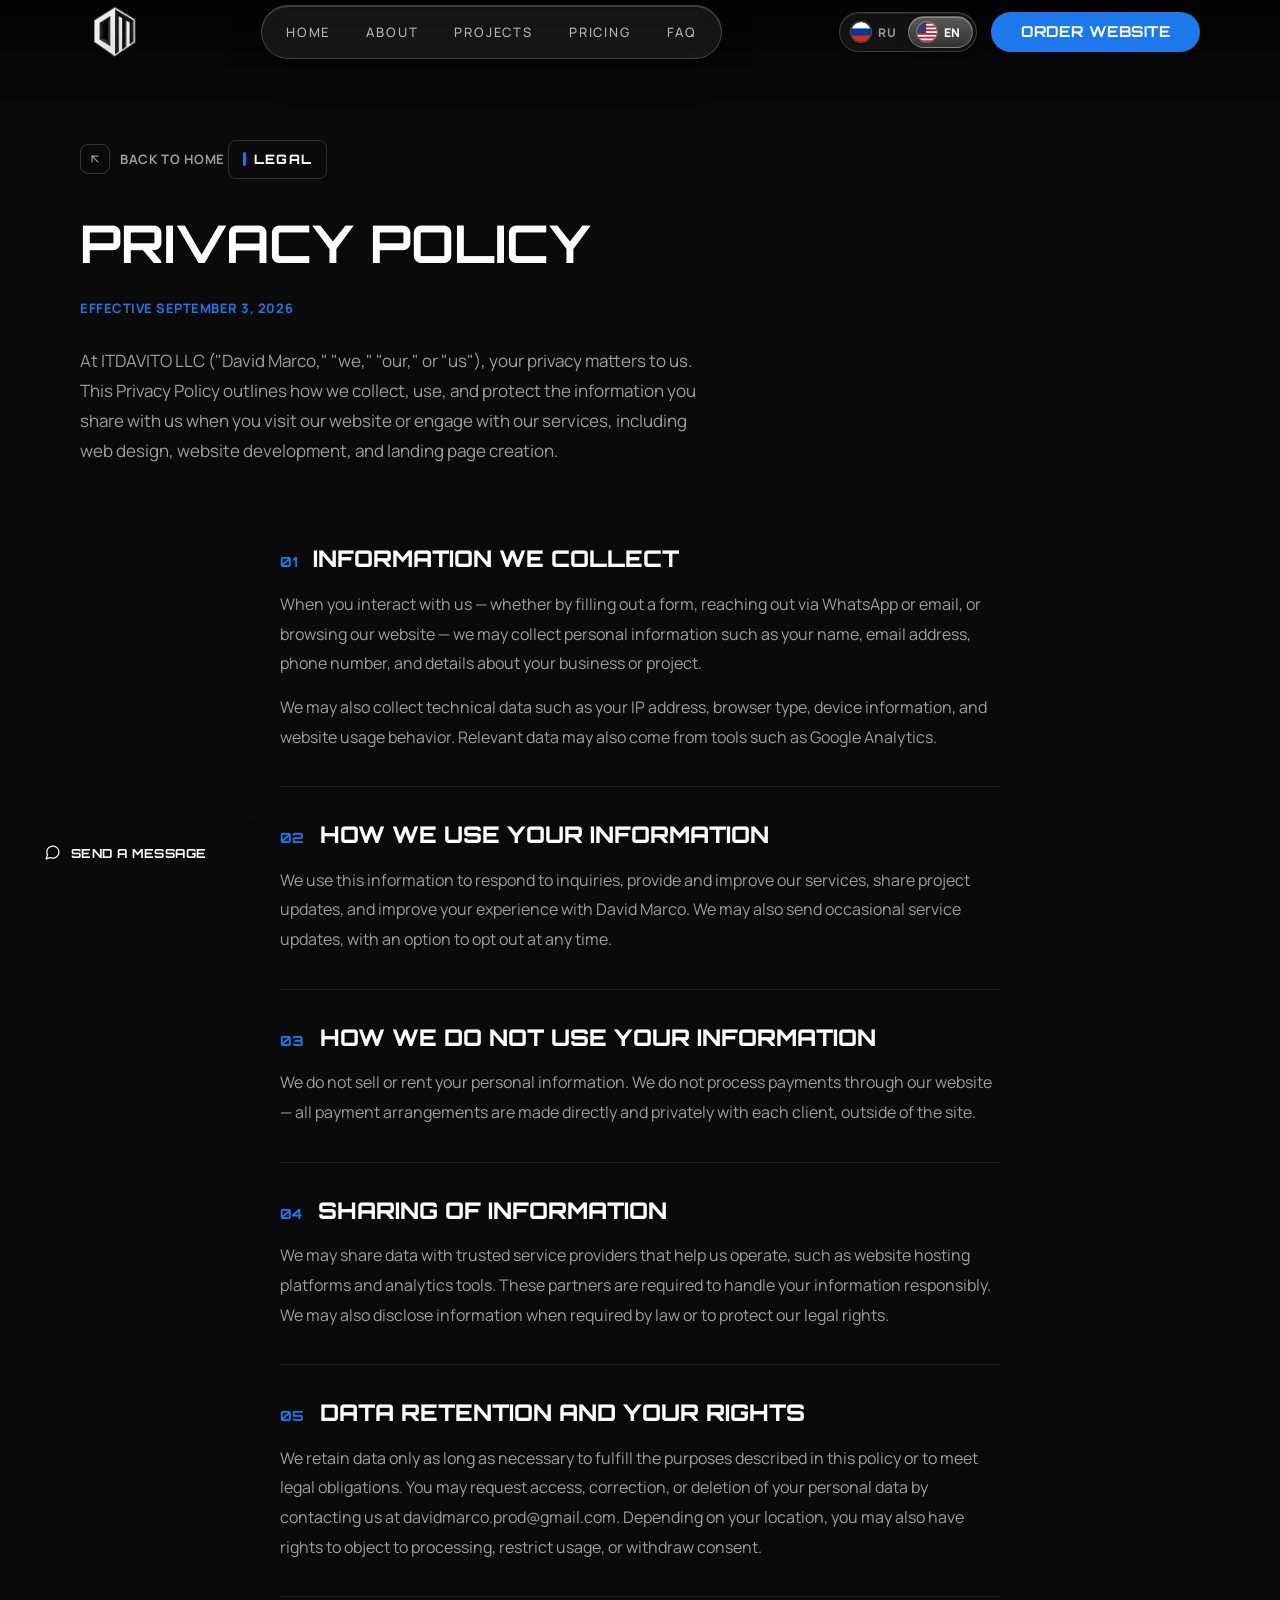
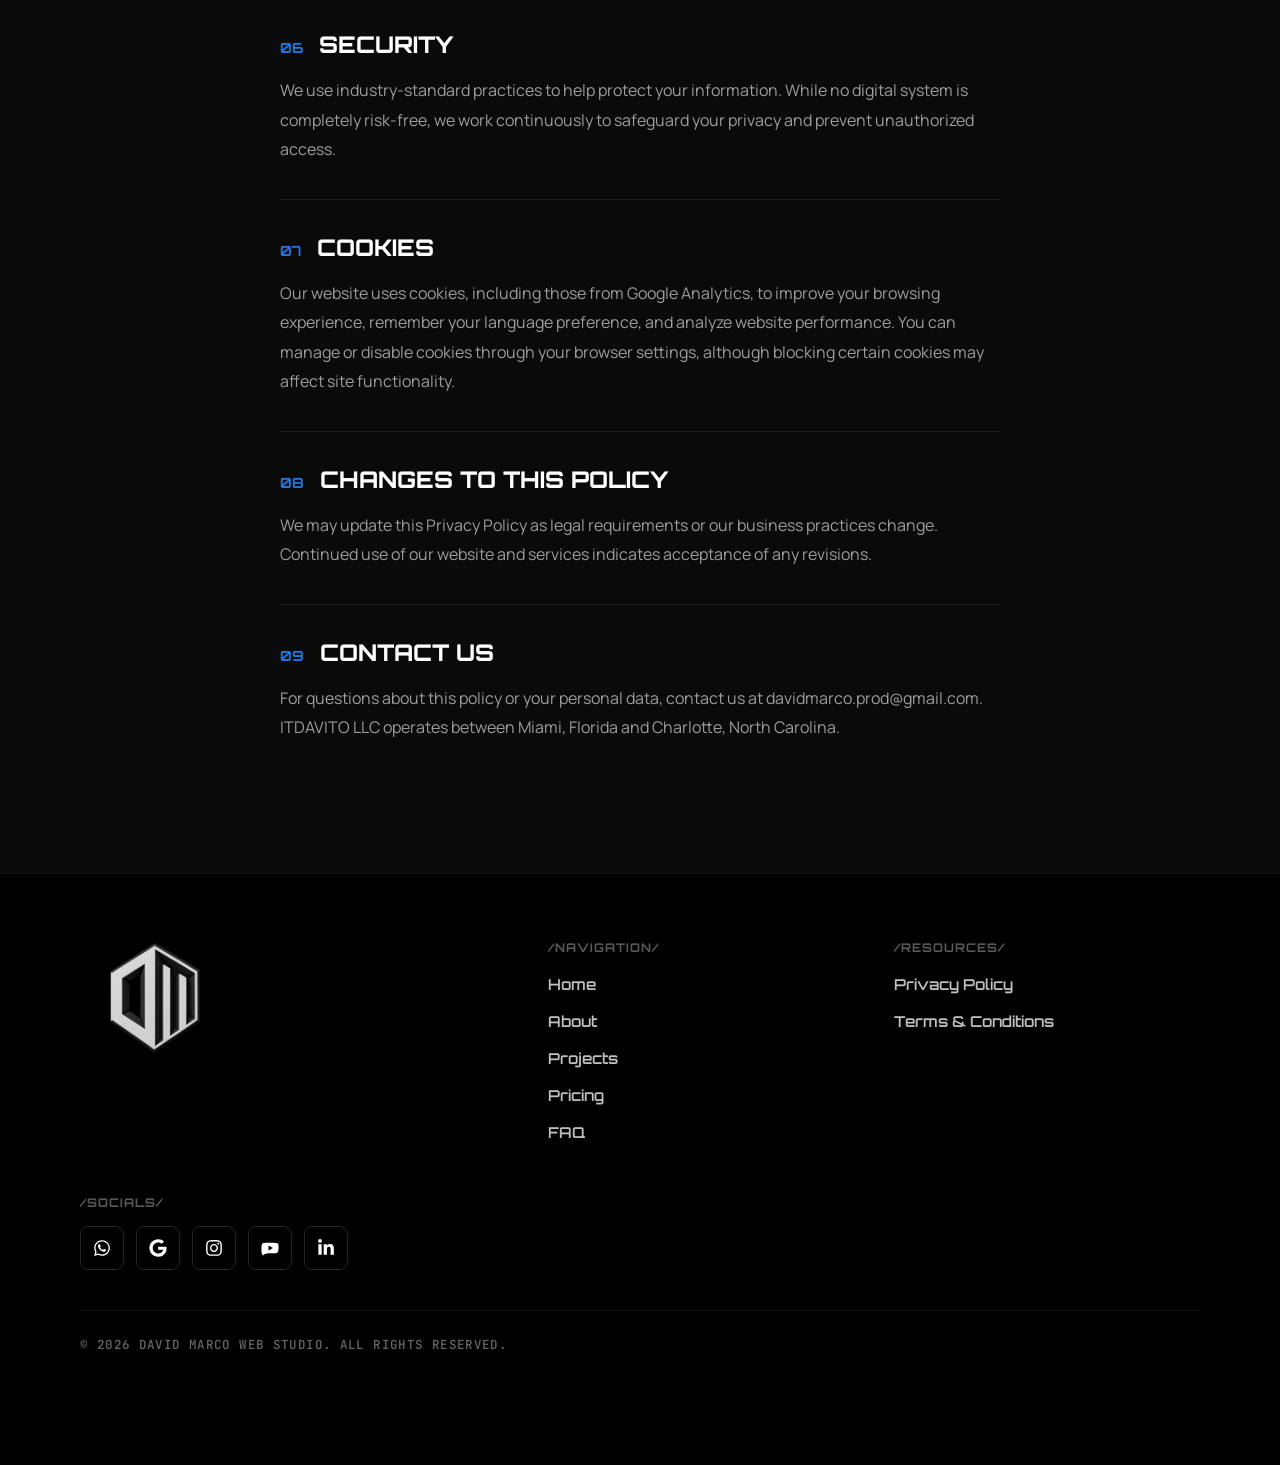
<file: privacy-policy.html>
<!DOCTYPE html>
<html lang="en">
<head>
  <meta charset="UTF-8" />
  <meta name="viewport" content="width=device-width, initial-scale=1.0" />
  <title>Privacy Policy — David Marco</title>
  <meta name="description" content="Privacy Policy for David Marco / ITDAVITO LLC — how we collect, use and protect your information." />
  <meta name="robots" content="noindex" />

  <!-- Preconnect -->
  <link rel="preconnect" href="https://fonts.googleapis.com" />
  <link rel="preconnect" href="https://fonts.gstatic.com" crossorigin />
  <link href="https://fonts.googleapis.com/css2?family=Manrope:wght@300;400;500;600;700;800;900&display=swap" rel="stylesheet" />
  <link href="https://fonts.googleapis.com/css2?family=Orbitron:wght@400;500;600;700;800;900&display=swap" rel="stylesheet" />
  <link href="https://fonts.googleapis.com/css2?family=Sacramento&display=swap" rel="stylesheet" />
  <link href="https://fonts.googleapis.com/css2?family=JetBrains+Mono:wght@400;500;600;700&display=swap" rel="stylesheet" />

  <link rel="stylesheet" href="css/style.css?v=90" />
  <link rel="icon" href="assets/favicon.ico" sizes="any" />
  <link rel="icon" type="image/png" sizes="32x32" href="assets/favicon-32.png" />
  <link rel="icon" type="image/png" sizes="16x16" href="assets/favicon-16.png" />
  <link rel="apple-touch-icon" href="assets/favicon-180.png" />
</head>
<body>

<!-- ============================================================
     HEADER
     ============================================================ -->
<header id="header">
    <div class="header-inner">

      <!-- Logo -->
      <a href="index.html#hero" class="header-logo">
        <img src="img/logo-128.png"
          srcset="img/logo-64.png 64w, img/logo-128.png 128w, img/logo-256.png 256w, img/logo-512.png 512w" sizes="68px"
          alt="DAVITO logo" width="68" height="59" />
      </a>

      <!-- Nav (glass pill with sliding indicator) -->
      <nav class="header-nav" id="headerNav" aria-label="Main">
        <span class="nav-indicator" aria-hidden="true"></span>
        <a href="index.html#hero" class="nav-link" data-ru="Главная" data-en="Home">Главная</a>
        <a href="index.html#about" class="nav-link" data-ru="Про меня" data-en="About">Про меня</a>
        <a href="index.html#portfolio" class="nav-link" data-ru="Портфолио" data-en="Projects">Портфолио</a>
        <a href="index.html#pricing" class="nav-link" data-ru="Цены" data-en="Pricing">Цены</a>
        <a href="index.html#faq" class="nav-link" data-ru="FAQ" data-en="FAQ">FAQ</a>
      </nav>

      <!-- Right side -->
      <div class="header-right">
        <!-- Language switcher -->
        <div class="lang-toggle" id="langToggle" role="group" aria-label="Language">
          <button class="lang-btn" data-lang="ru" aria-label="Русский"><span class="flag flag-ru"></span><span
              class="lang-code">RU</span></button>
          <button class="lang-btn" data-lang="en" aria-label="English"><span class="flag flag-us"></span><span
              class="lang-code">EN</span></button>
        </div>

        <!-- CTA (same button as in the hero) -->
        <a href="index.html#contact" class="btn-primary header-cta" data-ru="Заказать сайт"
          data-en="Order Website">Заказать сайт</a>

        <!-- Hamburger -->
        <button class="hamburger" id="hamburger" aria-label="Menu">
          <span></span><span></span><span></span>
        </button>
      </div>
    </div>

    <!-- Mobile menu -->
    <div class="mobile-menu" id="mobileMenu">
      <a href="index.html#hero" class="smooth-scroll" data-ru="Главная" data-en="Home">Главная</a>
      <a href="index.html#about" class="smooth-scroll" data-ru="Про меня" data-en="About">Про меня</a>
      <a href="index.html#portfolio" class="smooth-scroll" data-ru="Портфолио" data-en="Projects">Портфолио</a>
      <a href="index.html#pricing" class="smooth-scroll" data-ru="Цены" data-en="Pricing">Цены</a>
      <a href="index.html#faq" class="smooth-scroll" data-ru="FAQ" data-en="FAQ">FAQ</a>
      <div class="mobile-lang">
        <button class="lang-btn" data-lang="ru"><span class="flag flag-ru"></span>Русский</button>
        <button class="lang-btn" data-lang="en"><span class="flag flag-us"></span>English</button>
      </div>
      <a href="index.html#contact" class="btn-primary" data-ru="Заказать сайт" data-en="Order Website">Заказать
        сайт</a>
    </div>
  </header>

<!-- ============================================================
     PRIVACY POLICY
     ============================================================ -->
<section class="policy-hero section-dark">
  <div class="container">
    <a href="index.html#hero" class="policy-back">
      <span class="policy-back-icon" aria-hidden="true">
        <svg viewBox="0 0 24 24" width="14" height="14" fill="none" stroke="currentColor" stroke-width="2" stroke-linecap="round" stroke-linejoin="round">
          <line x1="17" y1="17" x2="7" y2="7"/>
          <polyline points="7 17 7 7 17 7"/>
        </svg>
      </span>
      <span data-ru="Назад на главную" data-en="Back to Home">Назад на главную</span>
    </a>

    <div class="contact-badge">
      <span class="contact-badge-bar" aria-hidden="true"></span>
      <span data-ru="Юридическая информация" data-en="Legal">Юридическая информация</span>
    </div>

    <h1 data-ru="Политика конфиденциальности" data-en="Privacy Policy">Политика конфиденциальности</h1>
    <p class="policy-updated" data-ru="Действует с 3 сентября 2026 года" data-en="Effective September 3, 2026">Действует с 3 сентября 2026 года</p>

    <p class="policy-intro" data-ru="В ITDAVITO LLC («David Marco», «мы», «нас» или «наш») ваша конфиденциальность имеет для нас значение. Эта Политика конфиденциальности объясняет, как мы собираем, используем и защищаем информацию, которой вы делитесь с нами при посещении сайта или использовании наших услуг — веб-дизайна, разработки сайтов и создания лендингов." data-en="At ITDAVITO LLC (&quot;David Marco,&quot; &quot;we,&quot; &quot;our,&quot; or &quot;us&quot;), your privacy matters to us. This Privacy Policy outlines how we collect, use, and protect the information you share with us when you visit our website or engage with our services, including web design, website development, and landing page creation.">
      В ITDAVITO LLC («David Marco», «мы», «нас» или «наш») ваша конфиденциальность имеет для нас значение. Эта Политика конфиденциальности объясняет, как мы собираем, используем и защищаем информацию, которой вы делитесь с нами при посещении сайта или использовании наших услуг — веб-дизайна, разработки сайтов и создания лендингов.
    </p>
  </div>
</section>

<section class="policy-body section-dark">
  <div class="container">
    <div class="policy-content">

      <div class="policy-block">
        <h2><span class="policy-num">01</span><span data-ru="Какую информацию мы собираем" data-en="Information We Collect">Какую информацию мы собираем</span></h2>
        <p data-ru="Когда вы взаимодействуете с нами — заполняя форму, обращаясь через WhatsApp или email, либо просматривая наш сайт — мы можем собирать персональные данные: имя, email, номер телефона и информацию о вашем бизнесе или проекте." data-en="When you interact with us — whether by filling out a form, reaching out via WhatsApp or email, or browsing our website — we may collect personal information such as your name, email address, phone number, and details about your business or project.">
          Когда вы взаимодействуете с нами — заполняя форму, обращаясь через WhatsApp или email, либо просматривая наш сайт — мы можем собирать персональные данные: имя, email, номер телефона и информацию о вашем бизнесе или проекте.
        </p>
        <p data-ru="Мы также можем собирать технические данные: IP-адрес, тип браузера, информацию об устройстве и поведение на сайте. Часть данных может поступать из таких инструментов, как Google Analytics." data-en="We may also collect technical data such as your IP address, browser type, device information, and website usage behavior. Relevant data may also come from tools such as Google Analytics.">
          Мы также можем собирать технические данные: IP-адрес, тип браузера, информацию об устройстве и поведение на сайте. Часть данных может поступать из таких инструментов, как Google Analytics.
        </p>
      </div>

      <div class="policy-block">
        <h2><span class="policy-num">02</span><span data-ru="Как мы используем вашу информацию" data-en="How We Use Your Information">Как мы используем вашу информацию</span></h2>
        <p data-ru="Мы используем эту информацию, чтобы отвечать на обращения, предоставлять и улучшать наши услуги, делиться обновлениями по проекту и улучшать ваш опыт взаимодействия с David Marco. Иногда мы можем присылать сервисные обновления с возможностью отписаться в любой момент." data-en="We use this information to respond to inquiries, provide and improve our services, share project updates, and improve your experience with David Marco. We may also send occasional service updates, with an option to opt out at any time.">
          Мы используем эту информацию, чтобы отвечать на обращения, предоставлять и улучшать наши услуги, делиться обновлениями по проекту и улучшать ваш опыт взаимодействия с David Marco. Иногда мы можем присылать сервисные обновления с возможностью отписаться в любой момент.
        </p>
      </div>

      <div class="policy-block">
        <h2><span class="policy-num">03</span><span data-ru="Как мы не используем вашу информацию" data-en="How We Do Not Use Your Information">Как мы не используем вашу информацию</span></h2>
        <p data-ru="Мы не продаём и не передаём в аренду ваши персональные данные. Мы не обрабатываем платежи через сайт — все расчёты с клиентами производятся напрямую и приватно, вне сайта." data-en="We do not sell or rent your personal information. We do not process payments through our website — all payment arrangements are made directly and privately with each client, outside of the site.">
          Мы не продаём и не передаём в аренду ваши персональные данные. Мы не обрабатываем платежи через сайт — все расчёты с клиентами производятся напрямую и приватно, вне сайта.
        </p>
      </div>

      <div class="policy-block">
        <h2><span class="policy-num">04</span><span data-ru="Передача информации" data-en="Sharing of Information">Передача информации</span></h2>
        <p data-ru="Мы можем передавать данные доверенным поставщикам услуг, которые помогают нам работать — например, платформам хостинга и инструментам аналитики. Такие партнёры обязаны обращаться с вашей информацией ответственно. Мы также можем раскрывать информацию, если этого требует закон, либо для защиты наших законных прав." data-en="We may share data with trusted service providers that help us operate, such as website hosting platforms and analytics tools. These partners are required to handle your information responsibly. We may also disclose information when required by law or to protect our legal rights.">
          Мы можем передавать данные доверенным поставщикам услуг, которые помогают нам работать — например, платформам хостинга и инструментам аналитики. Такие партнёры обязаны обращаться с вашей информацией ответственно. Мы также можем раскрывать информацию, если этого требует закон, либо для защиты наших законных прав.
        </p>
      </div>

      <div class="policy-block">
        <h2><span class="policy-num">05</span><span data-ru="Хранение данных и ваши права" data-en="Data Retention and Your Rights">Хранение данных и ваши права</span></h2>
        <p data-ru="Мы храним данные только столько, сколько необходимо для целей, описанных в этой политике, или для соблюдения юридических обязательств. Вы можете запросить доступ, исправление или удаление своих персональных данных, написав нам на davidmarco.prod@gmail.com. В зависимости от вашего региона у вас также может быть право возразить против обработки, ограничить использование или отозвать согласие." data-en="We retain data only as long as necessary to fulfill the purposes described in this policy or to meet legal obligations. You may request access, correction, or deletion of your personal data by contacting us at davidmarco.prod@gmail.com. Depending on your location, you may also have rights to object to processing, restrict usage, or withdraw consent.">
          Мы храним данные только столько, сколько необходимо для целей, описанных в этой политике, или для соблюдения юридических обязательств. Вы можете запросить доступ, исправление или удаление своих персональных данных, написав нам на <a href="mailto:davidmarco.prod@gmail.com">davidmarco.prod@gmail.com</a>. В зависимости от вашего региона у вас также может быть право возразить против обработки, ограничить использование или отозвать согласие.
        </p>
      </div>

      <div class="policy-block">
        <h2><span class="policy-num">06</span><span data-ru="Безопасность" data-en="Security">Безопасность</span></h2>
        <p data-ru="Мы применяем современные отраслевые практики для защиты вашей информации. Хотя ни одна цифровая система не может быть полностью защищена от рисков, мы непрерывно работаем над тем, чтобы обезопасить вашу конфиденциальность и предотвратить несанкционированный доступ." data-en="We use industry-standard practices to help protect your information. While no digital system is completely risk-free, we work continuously to safeguard your privacy and prevent unauthorized access.">
          Мы применяем современные отраслевые практики для защиты вашей информации. Хотя ни одна цифровая система не может быть полностью защищена от рисков, мы непрерывно работаем над тем, чтобы обезопасить вашу конфиденциальность и предотвратить несанкционированный доступ.
        </p>
      </div>

      <div class="policy-block">
        <h2><span class="policy-num">07</span><span data-ru="Файлы cookie" data-en="Cookies">Файлы cookie</span></h2>
        <p data-ru="Наш сайт использует cookie-файлы, в том числе от Google Analytics, чтобы улучшать взаимодействие с сайтом, запоминать выбранный язык и анализировать эффективность сайта. Вы можете управлять cookie-файлами или отключить их в настройках браузера, однако блокировка некоторых из них может повлиять на работу сайта." data-en="Our website uses cookies, including those from Google Analytics, to improve your browsing experience, remember your language preference, and analyze website performance. You can manage or disable cookies through your browser settings, although blocking certain cookies may affect site functionality.">
          Наш сайт использует cookie-файлы, в том числе от Google Analytics, чтобы улучшать взаимодействие с сайтом, запоминать выбранный язык и анализировать эффективность сайта. Вы можете управлять cookie-файлами или отключить их в настройках браузера, однако блокировка некоторых из них может повлиять на работу сайта.
        </p>
      </div>

      <div class="policy-block">
        <h2><span class="policy-num">08</span><span data-ru="Изменения в политике" data-en="Changes to This Policy">Изменения в политике</span></h2>
        <p data-ru="Мы можем обновлять эту Политику конфиденциальности по мере изменения законодательных требований или практики нашей работы. Продолжая пользоваться сайтом и услугами, вы соглашаетесь с внесёнными изменениями." data-en="We may update this Privacy Policy as legal requirements or our business practices change. Continued use of our website and services indicates acceptance of any revisions.">
          Мы можем обновлять эту Политику конфиденциальности по мере изменения законодательных требований или практики нашей работы. Продолжая пользоваться сайтом и услугами, вы соглашаетесь с внесёнными изменениями.
        </p>
      </div>

      <div class="policy-block">
        <h2><span class="policy-num">09</span><span data-ru="Связаться с нами" data-en="Contact Us">Связаться с нами</span></h2>
        <p data-ru="По вопросам, связанным с этой политикой или вашими персональными данными, свяжитесь с нами по адресу davidmarco.prod@gmail.com. ITDAVITO LLC работает между Майами (Флорида) и Шарлоттом (Северная Каролина)." data-en="For questions about this policy or your personal data, contact us at davidmarco.prod@gmail.com. ITDAVITO LLC operates between Miami, Florida and Charlotte, North Carolina.">
          По вопросам, связанным с этой политикой или вашими персональными данными, свяжитесь с нами по адресу <a href="mailto:davidmarco.prod@gmail.com">davidmarco.prod@gmail.com</a>. ITDAVITO LLC работает между Майами (Флорида) и Шарлоттом (Северная Каролина).
        </p>
      </div>

    </div>
  </div>
</section>

<!-- ============================================================
     FOOTER
     ============================================================ -->
<footer id="footer">
  <div class="container">
    <div class="footer-top">
      <a href="index.html#hero" class="footer-logo">
        <img src="img/logo-128.png"
             srcset="img/logo-64.png 64w, img/logo-128.png 128w, img/logo-256.png 256w, img/logo-512.png 512w"
             sizes="120px"
             alt="DAVITO logo" width="120" height="105" />
      </a>

      <nav class="footer-col">
        <span class="footer-col-label" data-ru="/Навигация/" data-en="/Navigation/">/Навигация/</span>
        <a href="index.html#hero"      class="footer-col-link" data-ru="Главная"   data-en="Home">Главная</a>
        <a href="index.html#about"     class="footer-col-link" data-ru="Про меня"  data-en="About">Про меня</a>
        <a href="index.html#portfolio" class="footer-col-link" data-ru="Портфолио" data-en="Projects">Портфолио</a>
        <a href="index.html#pricing" class="footer-col-link" data-ru="Цены" data-en="Pricing">Цены</a>
        <a href="index.html#faq" class="footer-col-link" data-ru="FAQ" data-en="FAQ">FAQ</a>
      </nav>

      <nav class="footer-col">
        <span class="footer-col-label" data-ru="/Ресурсы/" data-en="/Resources/">/Ресурсы/</span>
        <a href="privacy-policy.html"   class="footer-col-link" data-ru="Политика конфиденциальности" data-en="Privacy Policy">Политика конфиденциальности</a>
        <a href="terms-conditions.html" class="footer-col-link" data-ru="Условия использования" data-en="Terms &amp; Conditions">Условия использования</a>
      </nav>
    </div>

    <div class="footer-social-block">
      <span class="footer-col-label" data-ru="/Соцсети/" data-en="/Socials/">/Соцсети/</span>
      <div class="footer-social-row">
        <a href="https://wa.me/19544455820" target="_blank" rel="noopener noreferrer" class="footer-social-item" aria-label="WhatsApp">
          <svg viewBox="0 0 448 512" fill="currentColor" aria-hidden="true"><path d="M380.9 97.1C339 55.1 283.2 32 223.9 32c-122.4 0-222 99.6-222 222 0 39.1 10.2 77.3 29.6 111L0 480l117.7-30.9c32.4 17.7 68.9 27 106.1 27h.1c122.3 0 224.1-99.6 224.1-222 0-59.3-25.2-115-67.1-157zm-157 341.6c-33.2 0-65.7-8.9-94-25.7l-6.7-4-69.8 18.3L72 359.2l-4.4-7c-18.5-29.4-28.2-63.3-28.2-98.2 0-101.7 82.8-184.5 184.6-184.5 49.3 0 95.6 19.2 130.4 54.1 34.8 34.9 56.2 81.2 56.1 130.5 0 101.8-84.9 184.6-186.6 184.6zm101.2-138.2c-5.5-2.8-32.8-16.2-37.9-18-5.1-1.9-8.8-2.8-12.5 2.8-3.7 5.6-14.3 18-17.6 21.8-3.2 3.7-6.5 4.2-12 1.4-32.6-16.3-54-29.1-75.5-66-5.7-9.8 5.7-9.1 16.3-30.3 1.8-3.7.9-6.9-.5-9.7-1.4-2.8-12.5-30.1-17.1-41.2-4.5-10.8-9.1-9.3-12.5-9.5-3.2-.2-6.9-.2-10.6-.2-3.7 0-9.7 1.4-14.8 6.9-5.1 5.6-19.4 19-19.4 46.3 0 27.3 19.9 53.7 22.6 57.4 2.8 3.7 39.1 59.7 94.8 83.8 35.2 15.2 49 16.5 66.6 13.9 10.7-1.6 32.8-13.4 37.4-26.4 4.6-13 4.6-24.1 3.2-26.4-1.3-2.5-5-3.9-10.5-6.6z"/></svg>
        </a>
        <a href="https://g.page/r/CXDAESpnKGIWEBM/review" target="_blank" rel="noopener noreferrer" class="footer-social-item" aria-label="Google">
          <svg viewBox="0 0 488 512" fill="currentColor" aria-hidden="true"><path d="M488 261.8C488 403.3 391.1 504 248 504 110.8 504 0 393.2 0 256S110.8 8 248 8c66.8 0 123 24.5 166.3 64.9l-67.5 64.9C258.5 52.6 94.3 116.6 94.3 256c0 86.5 69.1 156.6 153.7 156.6 98.2 0 135-70.4 140.8-106.9H248v-85.3h236.1c2.3 12.7 3.9 24.9 3.9 41.4z"/></svg>
        </a>
        <a href="https://www.instagram.com/davitoo7/" target="_blank" rel="noopener noreferrer" class="footer-social-item" aria-label="Instagram">
          <svg viewBox="0 0 448 512" fill="currentColor" aria-hidden="true"><path d="M224.1 141c-63.6 0-114.9 51.3-114.9 114.9s51.3 114.9 114.9 114.9S339 319.5 339 255.9 287.7 141 224.1 141zm0 189.6c-41.1 0-74.7-33.5-74.7-74.7s33.5-74.7 74.7-74.7 74.7 33.5 74.7 74.7-33.6 74.7-74.7 74.7zm146.4-194.3c0 14.9-12 26.8-26.8 26.8-14.9 0-26.8-12-26.8-26.8s12-26.8 26.8-26.8 26.8 12 26.8 26.8zm76.1 27.2c-1.7-35.9-9.9-67.7-36.2-93.9-26.2-26.2-58-34.4-93.9-36.2-37-2.1-147.9-2.1-184.9 0-35.8 1.7-67.6 9.9-93.9 36.1s-34.4 58-36.2 93.9c-2.1 37-2.1 147.9 0 184.9 1.7 35.9 9.9 67.7 36.2 93.9s58 34.4 93.9 36.2c37 2.1 147.9 2.1 184.9 0 35.9-1.7 67.7-9.9 93.9-36.2 26.2-26.2 34.4-58 36.2-93.9 2.1-37 2.1-147.8 0-184.8zM398.8 388c-7.8 19.6-22.9 34.7-42.6 42.6-29.5 11.7-99.5 9-132.1 9s-102.7 2.6-132.1-9c-19.6-7.8-34.7-22.9-42.6-42.6-11.7-29.5-9-99.5-9-132.1s-2.6-102.7 9-132.1c7.8-19.6 22.9-34.7 42.6-42.6 29.5-11.7 99.5-9 132.1-9s102.7-2.6 132.1 9c19.6 7.8 34.7 22.9 42.6 42.6 11.7 29.5 9 99.5 9 132.1s2.7 102.7-9 132.1z"/></svg>
        </a>
        <a href="https://www.youtube.com/@davitomain" target="_blank" rel="noopener noreferrer" class="footer-social-item" aria-label="YouTube">
          <svg viewBox="0 0 576 512" fill="currentColor" aria-hidden="true"><path d="M549.655 148.28c-6.281-23.64-24.041-42.396-47.655-48.685C462.923 85 288 85 288 85S113.077 85 74 99.595c-23.614 6.289-41.374 25.045-47.655 48.685-12.614 47.328-12.614 147.717-12.614 147.717s0 100.39 12.614 147.718c6.281 23.64 24.041 42.396 47.655 48.684C113.077 427 288 427 288 427s174.923 0 214-14.595c23.614-6.289 41.374-25.045 47.655-48.685 12.614-47.328 12.614-147.718 12.614-147.718s0-100.389-12.614-147.717zM240 336V176l144 80-144 80z"/></svg>
        </a>
        <a href="#" target="_blank" rel="noopener noreferrer" class="footer-social-item" aria-label="LinkedIn">
          <svg viewBox="0 0 448 512" fill="currentColor" aria-hidden="true"><path d="M100.28 448H7.4V148.9h92.88zM53.79 108.1C24.09 108.1 0 83.5 0 53.8a53.79 53.79 0 0 1 107.58 0c0 29.7-24.1 54.3-53.79 54.3zM447.9 448h-92.68V302.4c0-34.7-.7-79.2-48.29-79.2-48.29 0-55.69 37.7-55.69 76.7V448h-92.78V148.9h89.08v40.8h1.3c12.4-23.5 42.69-48.3 87.88-48.3 94 0 111.28 61.9 111.28 142.3V448z"/></svg>
        </a>
      </div>
    </div>

    <div class="footer-divider"></div>

    <div class="footer-bottom">
      <p class="footer-copy" data-ru="© 2026 David Marco Web Studio. Все права защищены." data-en="© 2026 David Marco Web Studio. All rights reserved.">
        © 2026 David Marco Web Studio. Все права защищены.
      </p>
    </div>
  </div>
</footer>

<!-- ============================================================
     FLOATING CONTACT BUTTON
     ============================================================ -->
<button type="button" class="contact-fab" id="contactFabBtn" aria-haspopup="true" aria-expanded="false" aria-controls="contactFabPanel">
  <svg class="fab-btn-icon" viewBox="0 0 24 24" width="17" height="17" fill="none" stroke="currentColor" stroke-width="1.8" stroke-linecap="round" stroke-linejoin="round" aria-hidden="true">
    <path d="M21 11.5a8.38 8.38 0 0 1-.9 3.8 8.5 8.5 0 0 1-7.6 4.7 8.38 8.38 0 0 1-3.8-.9L3 21l1.9-5.7a8.38 8.38 0 0 1-.9-3.8 8.5 8.5 0 0 1 4.7-7.6 8.38 8.38 0 0 1 3.8-.9h.5a8.48 8.48 0 0 1 8 8v.5z"/>
  </svg>
  <span data-ru="Отправить сообщение" data-en="Send a message">Отправить сообщение</span>
</button>

<div class="contact-fab-panel" id="contactFabPanel" role="dialog" aria-modal="false" aria-label="Contact options">
  <div class="fab-panel-header">
    <span class="fab-panel-title" data-ru="Написать мне" data-en="Message me">Написать мне</span>
    <button type="button" class="fab-panel-close" id="contactFabClose" aria-label="Close">
      <svg viewBox="0 0 24 24" width="13" height="13" fill="none" stroke="currentColor" stroke-width="2.2" stroke-linecap="round">
        <line x1="5" y1="5" x2="19" y2="19"/>
        <line x1="19" y1="5" x2="5" y2="19"/>
      </svg>
    </button>
  </div>

  <a href="https://wa.me/19544455820" target="_blank" rel="noopener noreferrer" class="fab-panel-item">
    <span class="fab-panel-icon fab-icon--whatsapp">
      <svg viewBox="0 0 448 512" fill="currentColor" aria-hidden="true">
        <path d="M380.9 97.1C339 55.1 283.2 32 223.9 32c-122.4 0-222 99.6-222 222 0 39.1 10.2 77.3 29.6 111L0 480l117.7-30.9c32.4 17.7 68.9 27 106.1 27h.1c122.3 0 224.1-99.6 224.1-222 0-59.3-25.2-115-67.1-157zm-157 341.6c-33.2 0-65.7-8.9-94-25.7l-6.7-4-69.8 18.3L72 359.2l-4.4-7c-18.5-29.4-28.2-63.3-28.2-98.2 0-101.7 82.8-184.5 184.6-184.5 49.3 0 95.6 19.2 130.4 54.1 34.8 34.9 56.2 81.2 56.1 130.5 0 101.8-84.9 184.6-186.6 184.6zm101.2-138.2c-5.5-2.8-32.8-16.2-37.9-18-5.1-1.9-8.8-2.8-12.5 2.8-3.7 5.6-14.3 18-17.6 21.8-3.2 3.7-6.5 4.2-12 1.4-32.6-16.3-54-29.1-75.5-66-5.7-9.8 5.7-9.1 16.3-30.3 1.8-3.7.9-6.9-.5-9.7-1.4-2.8-12.5-30.1-17.1-41.2-4.5-10.8-9.1-9.3-12.5-9.5-3.2-.2-6.9-.2-10.6-.2-3.7 0-9.7 1.4-14.8 6.9-5.1 5.6-19.4 19-19.4 46.3 0 27.3 19.9 53.7 22.6 57.4 2.8 3.7 39.1 59.7 94.8 83.8 35.2 15.2 49 16.5 66.6 13.9 10.7-1.6 32.8-13.4 37.4-26.4 4.6-13 4.6-24.1 3.2-26.4-1.3-2.5-5-3.9-10.5-6.6z"/>
      </svg>
    </span>
    <span class="fab-panel-text" data-ru="Написать в WhatsApp" data-en="Send to WhatsApp">Написать в WhatsApp</span>
  </a>

  <a href="mailto:davidmarco.prod@gmail.com" class="fab-panel-item">
    <span class="fab-panel-icon fab-icon--email">
      <svg viewBox="0 0 48 48" aria-hidden="true">
        <path fill="#4caf50" d="M45,16.2l-5,2.75l-5,4.75L35,40h7c1.657,0,3-1.343,3-3V16.2z"></path>
        <path fill="#1e88e5" d="M3,16.2l3.614,1.71L13,23.7V40H6c-1.657,0-3-1.343-3-3V16.2z"></path>
        <polygon fill="#e53935" points="35,11.2 24,19.45 13,11.2 12,17 13,23.7 24,31.95 35,23.7 36,17"></polygon>
        <path fill="#c62828" d="M3,12.298V16.2l10,7.5V11.2L9.876,8.859C9.132,8.301,8.228,8,7.298,8h0C4.924,8,3,9.924,3,12.298z"></path>
        <path fill="#fbc02d" d="M45,12.298V16.2l-10,7.5V11.2l3.124-2.341C38.868,8.301,39.772,8,40.702,8h0 C43.076,8,45,9.924,45,12.298z"></path>
      </svg>
    </span>
    <span class="fab-panel-text" data-ru="Написать на Email" data-en="Send to Email">Написать на Email</span>
  </a>
</div>
<div class="contact-fab-overlay" id="contactFabOverlay"></div>

<script src="js/main.js?v=26"></script>
</body>
</html>
</file>
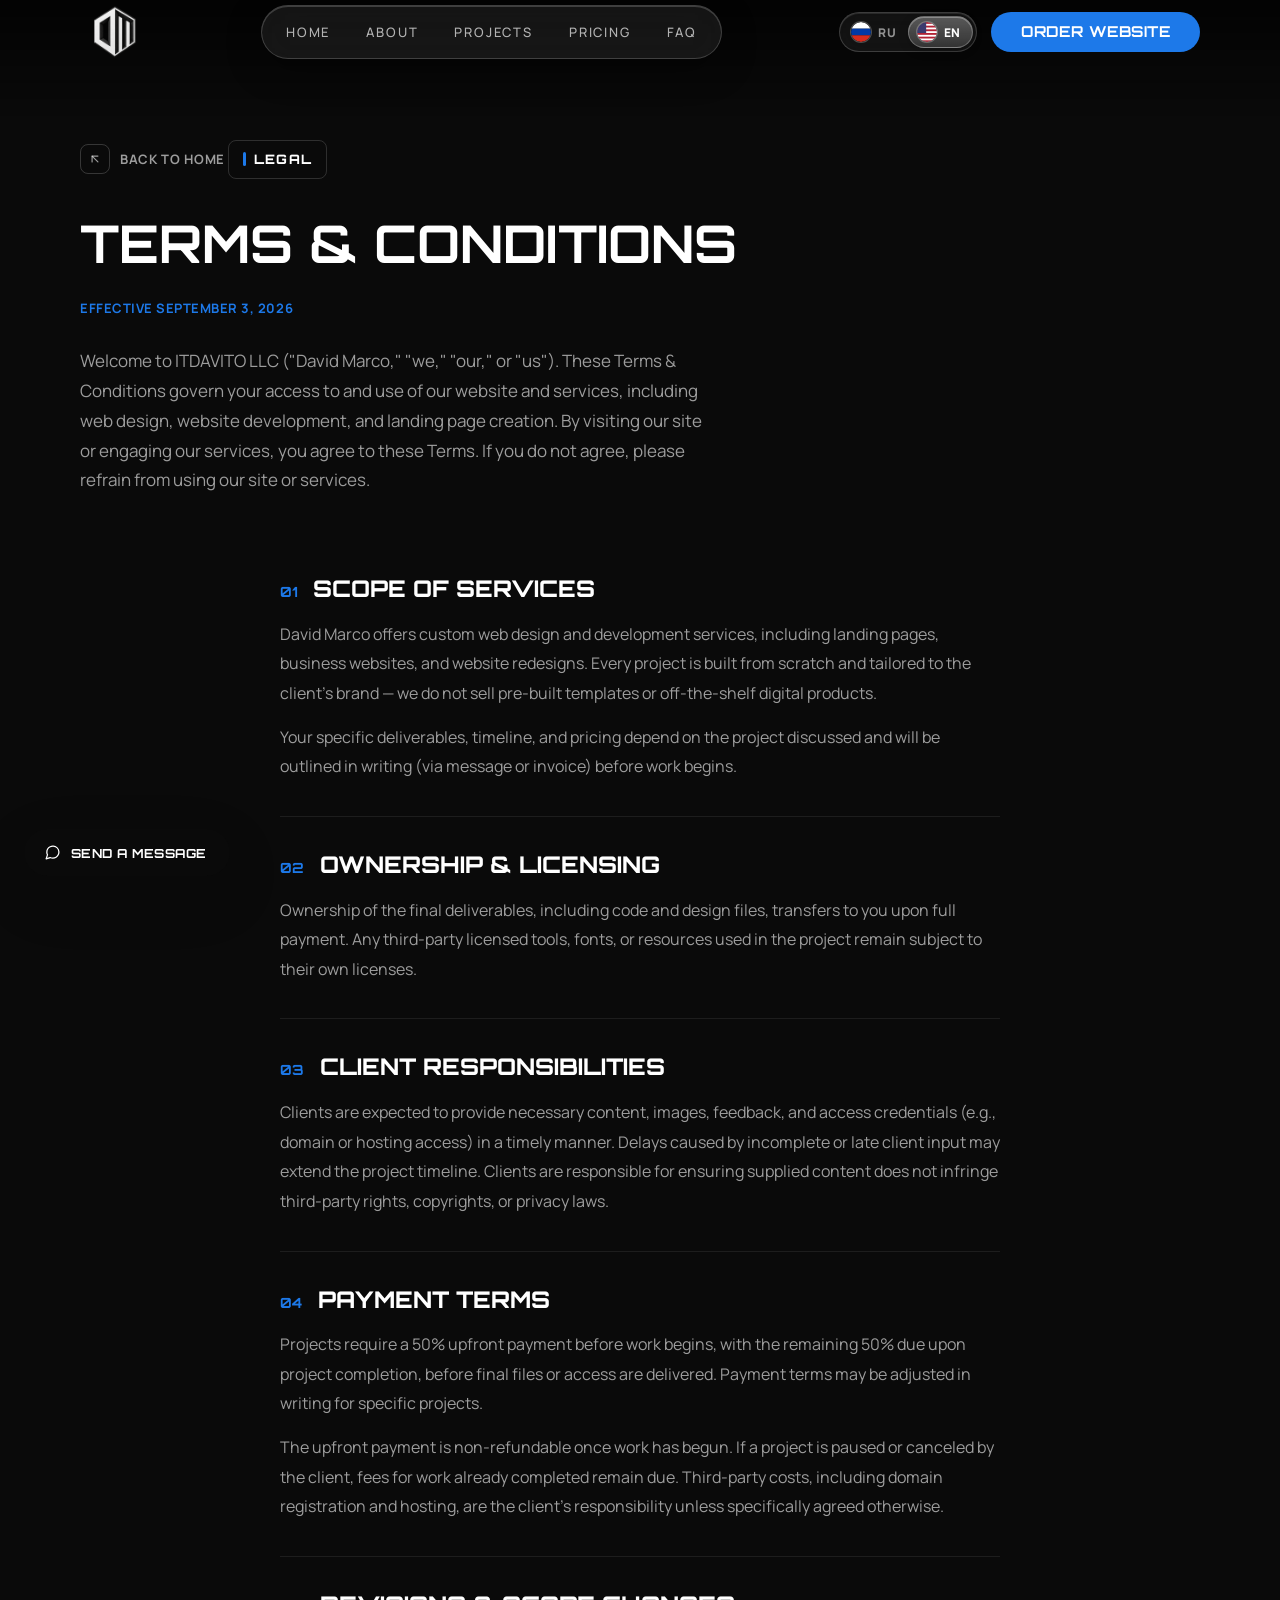
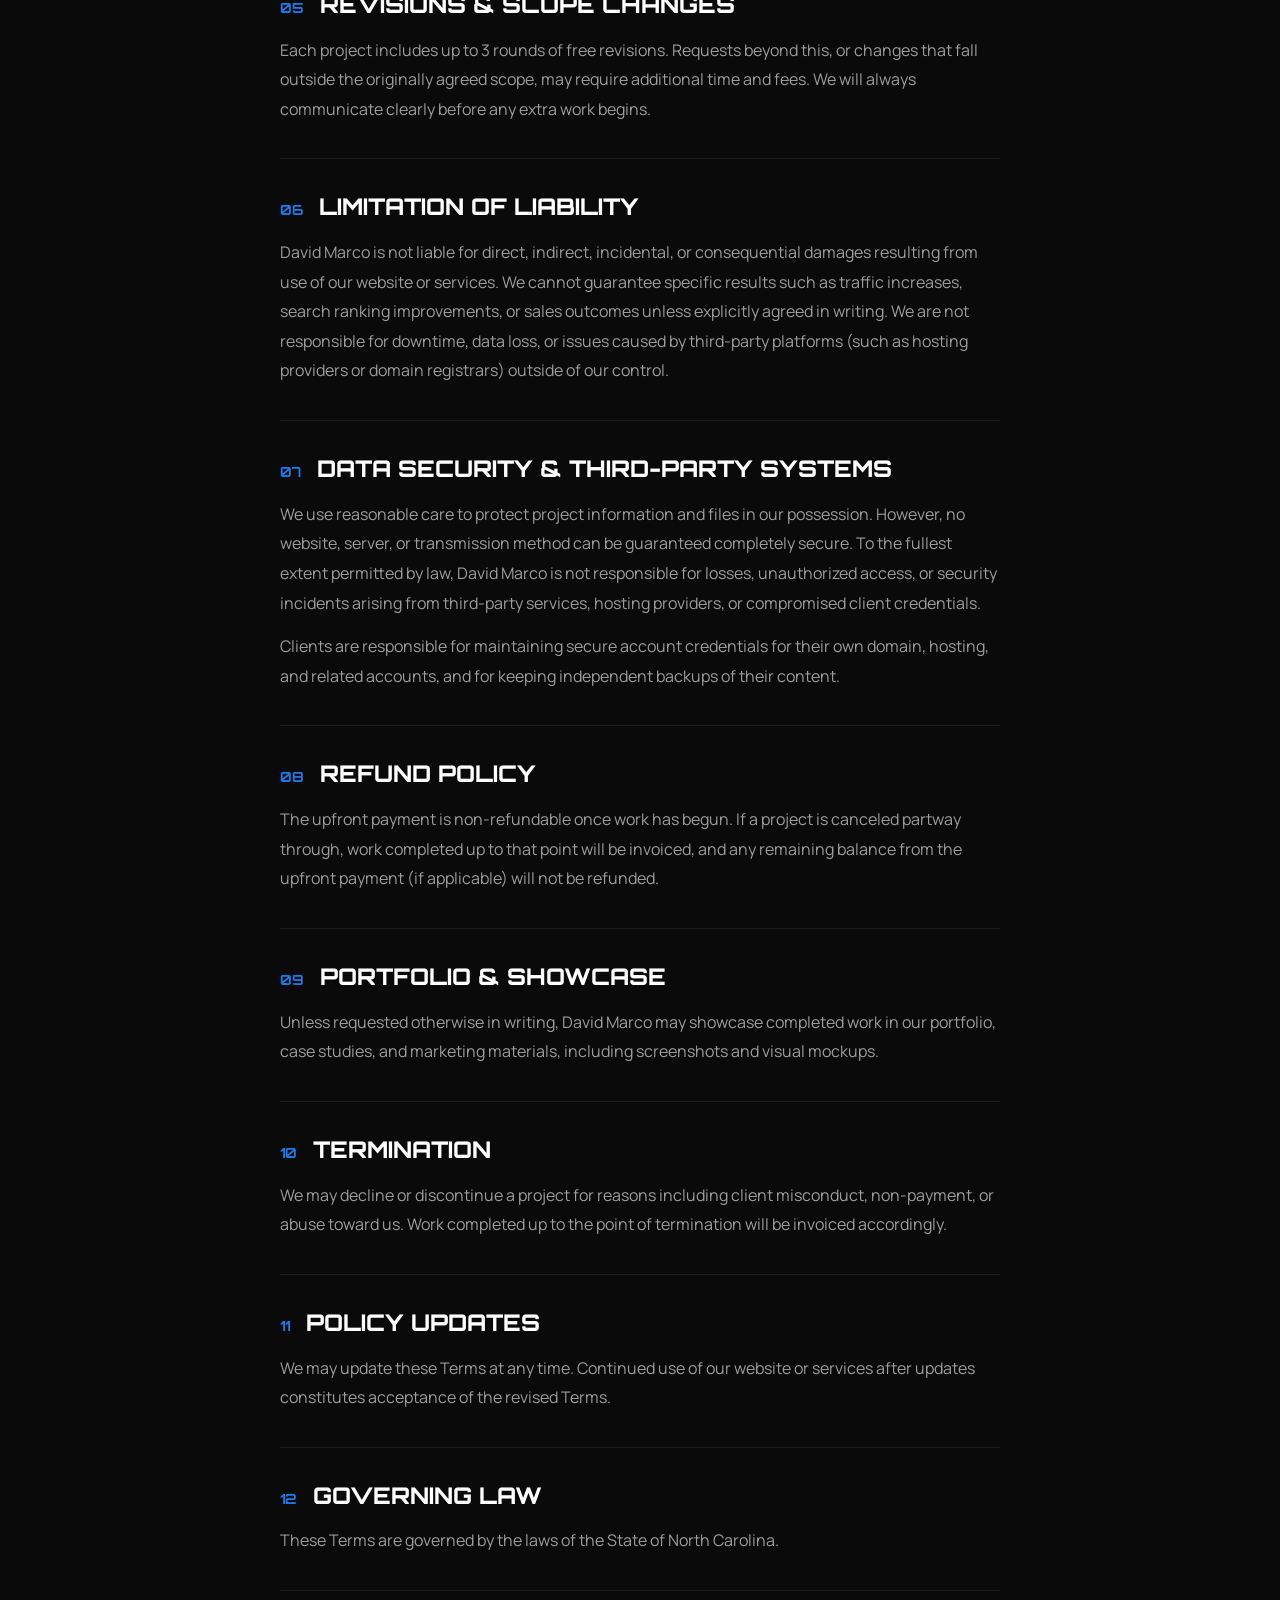
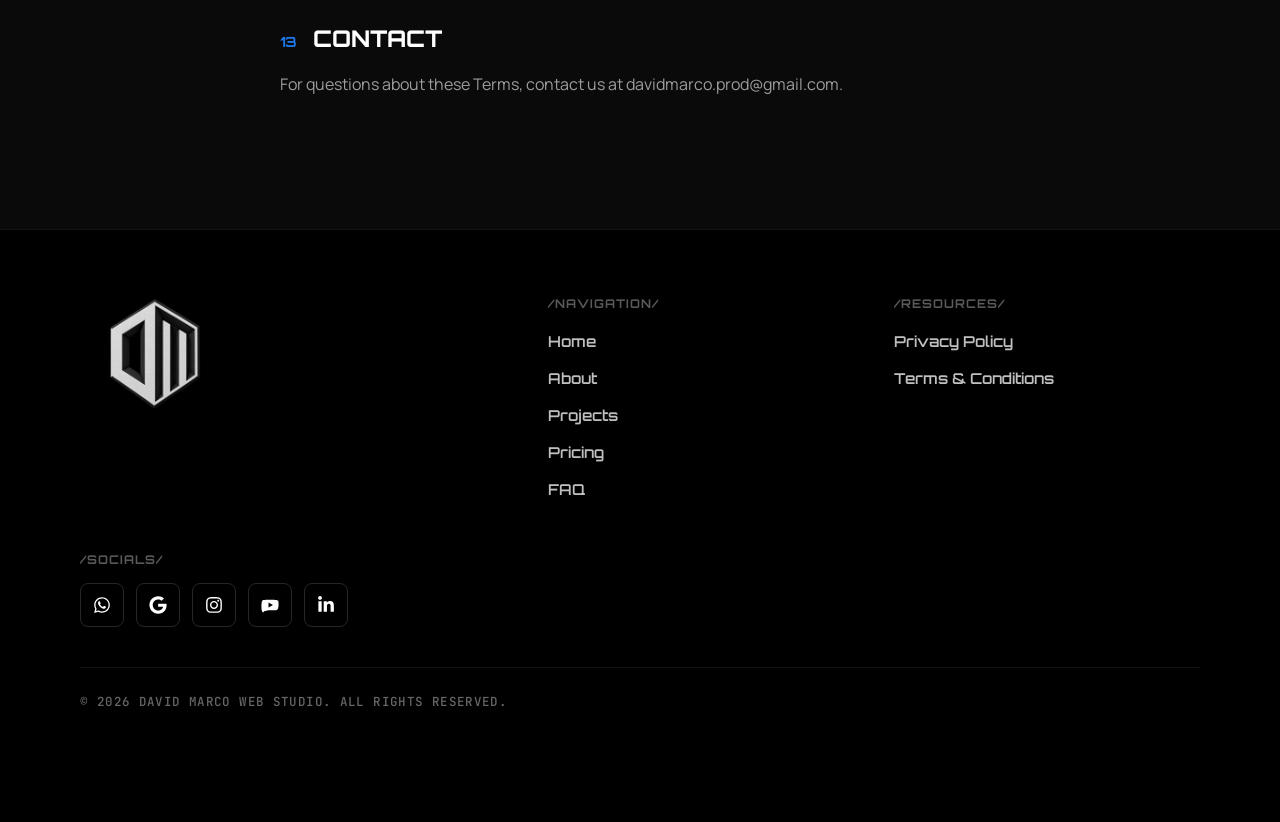
<file: terms-conditions.html>
<!DOCTYPE html>
<html lang="en">
<head>
  <meta charset="UTF-8" />
  <meta name="viewport" content="width=device-width, initial-scale=1.0" />
  <title>Terms &amp; Conditions — David Marco</title>
  <meta name="description" content="Terms & Conditions for David Marco / ITDAVITO LLC — scope of services, payment, ownership and liability." />
  <meta name="robots" content="noindex" />

  <!-- Preconnect -->
  <link rel="preconnect" href="https://fonts.googleapis.com" />
  <link rel="preconnect" href="https://fonts.gstatic.com" crossorigin />
  <link href="https://fonts.googleapis.com/css2?family=Manrope:wght@300;400;500;600;700;800;900&display=swap" rel="stylesheet" />
  <link href="https://fonts.googleapis.com/css2?family=Orbitron:wght@400;500;600;700;800;900&display=swap" rel="stylesheet" />
  <link href="https://fonts.googleapis.com/css2?family=Sacramento&display=swap" rel="stylesheet" />
  <link href="https://fonts.googleapis.com/css2?family=JetBrains+Mono:wght@400;500;600;700&display=swap" rel="stylesheet" />

  <link rel="stylesheet" href="css/style.css?v=90" />
  <link rel="icon" href="assets/favicon.ico" sizes="any" />
  <link rel="icon" type="image/png" sizes="32x32" href="assets/favicon-32.png" />
  <link rel="icon" type="image/png" sizes="16x16" href="assets/favicon-16.png" />
  <link rel="apple-touch-icon" href="assets/favicon-180.png" />
</head>
<body>

<!-- ============================================================
     HEADER
     ============================================================ -->
<header id="header">
    <div class="header-inner">

      <!-- Logo -->
      <a href="index.html#hero" class="header-logo">
        <img src="img/logo-128.png"
          srcset="img/logo-64.png 64w, img/logo-128.png 128w, img/logo-256.png 256w, img/logo-512.png 512w" sizes="68px"
          alt="DAVITO logo" width="68" height="59" />
      </a>

      <!-- Nav (glass pill with sliding indicator) -->
      <nav class="header-nav" id="headerNav" aria-label="Main">
        <span class="nav-indicator" aria-hidden="true"></span>
        <a href="index.html#hero" class="nav-link" data-ru="Главная" data-en="Home">Главная</a>
        <a href="index.html#about" class="nav-link" data-ru="Про меня" data-en="About">Про меня</a>
        <a href="index.html#portfolio" class="nav-link" data-ru="Портфолио" data-en="Projects">Портфолио</a>
        <a href="index.html#pricing" class="nav-link" data-ru="Цены" data-en="Pricing">Цены</a>
        <a href="index.html#faq" class="nav-link" data-ru="FAQ" data-en="FAQ">FAQ</a>
      </nav>

      <!-- Right side -->
      <div class="header-right">
        <!-- Language switcher -->
        <div class="lang-toggle" id="langToggle" role="group" aria-label="Language">
          <button class="lang-btn" data-lang="ru" aria-label="Русский"><span class="flag flag-ru"></span><span
              class="lang-code">RU</span></button>
          <button class="lang-btn" data-lang="en" aria-label="English"><span class="flag flag-us"></span><span
              class="lang-code">EN</span></button>
        </div>

        <!-- CTA (same button as in the hero) -->
        <a href="index.html#contact" class="btn-primary header-cta" data-ru="Заказать сайт"
          data-en="Order Website">Заказать сайт</a>

        <!-- Hamburger -->
        <button class="hamburger" id="hamburger" aria-label="Menu">
          <span></span><span></span><span></span>
        </button>
      </div>
    </div>

    <!-- Mobile menu -->
    <div class="mobile-menu" id="mobileMenu">
      <a href="index.html#hero" class="smooth-scroll" data-ru="Главная" data-en="Home">Главная</a>
      <a href="index.html#about" class="smooth-scroll" data-ru="Про меня" data-en="About">Про меня</a>
      <a href="index.html#portfolio" class="smooth-scroll" data-ru="Портфолио" data-en="Projects">Портфолио</a>
      <a href="index.html#pricing" class="smooth-scroll" data-ru="Цены" data-en="Pricing">Цены</a>
      <a href="index.html#faq" class="smooth-scroll" data-ru="FAQ" data-en="FAQ">FAQ</a>
      <div class="mobile-lang">
        <button class="lang-btn" data-lang="ru"><span class="flag flag-ru"></span>Русский</button>
        <button class="lang-btn" data-lang="en"><span class="flag flag-us"></span>English</button>
      </div>
      <a href="index.html#contact" class="btn-primary" data-ru="Заказать сайт" data-en="Order Website">Заказать
        сайт</a>
    </div>
  </header>

<!-- ============================================================
     TERMS & CONDITIONS
     ============================================================ -->
<section class="policy-hero section-dark">
  <div class="container">
    <a href="index.html#hero" class="policy-back">
      <span class="policy-back-icon" aria-hidden="true">
        <svg viewBox="0 0 24 24" width="14" height="14" fill="none" stroke="currentColor" stroke-width="2" stroke-linecap="round" stroke-linejoin="round">
          <line x1="17" y1="17" x2="7" y2="7"/>
          <polyline points="7 17 7 7 17 7"/>
        </svg>
      </span>
      <span data-ru="Назад на главную" data-en="Back to Home">Назад на главную</span>
    </a>

    <div class="contact-badge">
      <span class="contact-badge-bar" aria-hidden="true"></span>
      <span data-ru="Юридическая информация" data-en="Legal">Юридическая информация</span>
    </div>

    <h1 data-ru="Условия использования" data-en="Terms &amp; Conditions">Условия использования</h1>
    <p class="policy-updated" data-ru="Действует с 3 сентября 2026 года" data-en="Effective September 3, 2026">Действует с 3 сентября 2026 года</p>

    <p class="policy-intro" data-ru="Добро пожаловать в ITDAVITO LLC («David Marco», «мы», «нас» или «наш»). Эти Условия использования регулируют доступ к нашему сайту и услугам — веб-дизайну, разработке сайтов и созданию лендингов — а также их использование. Посещая сайт или заказывая наши услуги, вы соглашаетесь с этими Условиями. Если вы не согласны, пожалуйста, воздержитесь от использования сайта или услуг." data-en="Welcome to ITDAVITO LLC (&quot;David Marco,&quot; &quot;we,&quot; &quot;our,&quot; or &quot;us&quot;). These Terms &amp; Conditions govern your access to and use of our website and services, including web design, website development, and landing page creation. By visiting our site or engaging our services, you agree to these Terms. If you do not agree, please refrain from using our site or services.">
      Добро пожаловать в ITDAVITO LLC («David Marco», «мы», «нас» или «наш»). Эти Условия использования регулируют доступ к нашему сайту и услугам — веб-дизайну, разработке сайтов и созданию лендингов — а также их использование. Посещая сайт или заказывая наши услуги, вы соглашаетесь с этими Условиями. Если вы не согласны, пожалуйста, воздержитесь от использования сайта или услуг.
    </p>
  </div>
</section>

<section class="policy-body section-dark">
  <div class="container">
    <div class="policy-content">

      <div class="policy-block">
        <h2><span class="policy-num">01</span><span data-ru="Объём услуг" data-en="Scope of Services">Объём услуг</span></h2>
        <p data-ru="David Marco предоставляет индивидуальные услуги веб-дизайна и разработки: лендинги, сайты для бизнеса и редизайн существующих сайтов. Каждый проект создаётся с нуля и адаптируется под бренд клиента — мы не продаём готовые шаблоны или типовые цифровые продукты." data-en="David Marco offers custom web design and development services, including landing pages, business websites, and website redesigns. Every project is built from scratch and tailored to the client's brand — we do not sell pre-built templates or off-the-shelf digital products.">
          David Marco предоставляет индивидуальные услуги веб-дизайна и разработки: лендинги, сайты для бизнеса и редизайн существующих сайтов. Каждый проект создаётся с нуля и адаптируется под бренд клиента — мы не продаём готовые шаблоны или типовые цифровые продукты.
        </p>
        <p data-ru="Конкретные результаты, сроки и стоимость зависят от обсуждённого проекта и фиксируются в письменном виде (в переписке или в счёте) до начала работ." data-en="Your specific deliverables, timeline, and pricing depend on the project discussed and will be outlined in writing (via message or invoice) before work begins.">
          Конкретные результаты, сроки и стоимость зависят от обсуждённого проекта и фиксируются в письменном виде (в переписке или в счёте) до начала работ.
        </p>
      </div>

      <div class="policy-block">
        <h2><span class="policy-num">02</span><span data-ru="Права собственности и лицензии" data-en="Ownership &amp; Licensing">Права собственности и лицензии</span></h2>
        <p data-ru="Права на итоговые материалы, включая код и файлы дизайна, переходят к вам после полной оплаты. Любые сторонние лицензированные инструменты, шрифты или ресурсы, использованные в проекте, остаются на условиях их собственных лицензий." data-en="Ownership of the final deliverables, including code and design files, transfers to you upon full payment. Any third-party licensed tools, fonts, or resources used in the project remain subject to their own licenses.">
          Права на итоговые материалы, включая код и файлы дизайна, переходят к вам после полной оплаты. Любые сторонние лицензированные инструменты, шрифты или ресурсы, использованные в проекте, остаются на условиях их собственных лицензий.
        </p>
      </div>

      <div class="policy-block">
        <h2><span class="policy-num">03</span><span data-ru="Обязанности клиента" data-en="Client Responsibilities">Обязанности клиента</span></h2>
        <p data-ru="Клиент обязуется своевременно предоставлять необходимый контент, изображения, обратную связь и доступы (например, к домену или хостингу). Задержки из-за неполных или несвоевременных данных клиента могут увеличить сроки проекта. Клиент несёт ответственность за то, чтобы предоставленный контент не нарушал права третьих лиц, авторские права или законы о конфиденциальности." data-en="Clients are expected to provide necessary content, images, feedback, and access credentials (e.g., domain or hosting access) in a timely manner. Delays caused by incomplete or late client input may extend the project timeline. Clients are responsible for ensuring supplied content does not infringe third-party rights, copyrights, or privacy laws.">
          Клиент обязуется своевременно предоставлять необходимый контент, изображения, обратную связь и доступы (например, к домену или хостингу). Задержки из-за неполных или несвоевременных данных клиента могут увеличить сроки проекта. Клиент несёт ответственность за то, чтобы предоставленный контент не нарушал права третьих лиц, авторские права или законы о конфиденциальности.
        </p>
      </div>

      <div class="policy-block">
        <h2><span class="policy-num">04</span><span data-ru="Условия оплаты" data-en="Payment Terms">Условия оплаты</span></h2>
        <p data-ru="Проекты требуют предоплаты в размере 50% до начала работ, оставшиеся 50% оплачиваются по завершении проекта — до передачи финальных файлов или доступов. Условия оплаты могут быть скорректированы письменно для конкретных проектов." data-en="Projects require a 50% upfront payment before work begins, with the remaining 50% due upon project completion, before final files or access are delivered. Payment terms may be adjusted in writing for specific projects.">
          Проекты требуют предоплаты в размере 50% до начала работ, оставшиеся 50% оплачиваются по завершении проекта — до передачи финальных файлов или доступов. Условия оплаты могут быть скорректированы письменно для конкретных проектов.
        </p>
        <p data-ru="Предоплата не подлежит возврату после начала работ. Если проект приостановлен или отменён клиентом, оплата за уже выполненную работу остаётся обязательной. Расходы на сторонние сервисы, включая регистрацию домена и хостинг, несёт клиент, если не согласовано иное." data-en="The upfront payment is non-refundable once work has begun. If a project is paused or canceled by the client, fees for work already completed remain due. Third-party costs, including domain registration and hosting, are the client's responsibility unless specifically agreed otherwise.">
          Предоплата не подлежит возврату после начала работ. Если проект приостановлен или отменён клиентом, оплата за уже выполненную работу остаётся обязательной. Расходы на сторонние сервисы, включая регистрацию домена и хостинг, несёт клиент, если не согласовано иное.
        </p>
      </div>

      <div class="policy-block">
        <h2><span class="policy-num">05</span><span data-ru="Правки и изменения объёма работ" data-en="Revisions &amp; Scope Changes">Правки и изменения объёма работ</span></h2>
        <p data-ru="Каждый проект включает до 3 раундов бесплатных правок. Запросы сверх этого лимита или изменения, выходящие за рамки изначально согласованного объёма работ, могут потребовать дополнительного времени и оплаты. Мы всегда заранее сообщаем об этом, прежде чем приступить к дополнительной работе." data-en="Each project includes up to 3 rounds of free revisions. Requests beyond this, or changes that fall outside the originally agreed scope, may require additional time and fees. We will always communicate clearly before any extra work begins.">
          Каждый проект включает до 3 раундов бесплатных правок. Запросы сверх этого лимита или изменения, выходящие за рамки изначально согласованного объёма работ, могут потребовать дополнительного времени и оплаты. Мы всегда заранее сообщаем об этом, прежде чем приступить к дополнительной работе.
        </p>
      </div>

      <div class="policy-block">
        <h2><span class="policy-num">06</span><span data-ru="Ограничение ответственности" data-en="Limitation of Liability">Ограничение ответственности</span></h2>
        <p data-ru="David Marco не несёт ответственности за прямые, косвенные, случайные или последующие убытки, связанные с использованием нашего сайта или услуг. Мы не гарантируем конкретных результатов, таких как рост трафика, улучшение позиций в поисковой выдаче или увеличение продаж, если это не согласовано отдельно в письменном виде. Мы не отвечаем за простои, потерю данных или проблемы, вызванные сторонними платформами (например, хостинг-провайдерами или регистраторами доменов), находящимися вне нашего контроля." data-en="David Marco is not liable for direct, indirect, incidental, or consequential damages resulting from use of our website or services. We cannot guarantee specific results such as traffic increases, search ranking improvements, or sales outcomes unless explicitly agreed in writing. We are not responsible for downtime, data loss, or issues caused by third-party platforms (such as hosting providers or domain registrars) outside of our control.">
          David Marco не несёт ответственности за прямые, косвенные, случайные или последующие убытки, связанные с использованием нашего сайта или услуг. Мы не гарантируем конкретных результатов, таких как рост трафика, улучшение позиций в поисковой выдаче или увеличение продаж, если это не согласовано отдельно в письменном виде. Мы не отвечаем за простои, потерю данных или проблемы, вызванные сторонними платформами (например, хостинг-провайдерами или регистраторами доменов), находящимися вне нашего контроля.
        </p>
      </div>

      <div class="policy-block">
        <h2><span class="policy-num">07</span><span data-ru="Безопасность данных и сторонние системы" data-en="Data Security &amp; Third-Party Systems">Безопасность данных и сторонние системы</span></h2>
        <p data-ru="Мы принимаем разумные меры для защиты информации и файлов проекта, находящихся в нашем распоряжении. Однако ни один сайт, сервер или способ передачи данных не может быть гарантированно полностью защищён. В максимально допустимой законом степени David Marco не несёт ответственности за потери, несанкционированный доступ или инциденты безопасности, возникшие из-за сторонних сервисов, хостинг-провайдеров или скомпрометированных учётных данных клиента." data-en="We use reasonable care to protect project information and files in our possession. However, no website, server, or transmission method can be guaranteed completely secure. To the fullest extent permitted by law, David Marco is not responsible for losses, unauthorized access, or security incidents arising from third-party services, hosting providers, or compromised client credentials.">
          Мы принимаем разумные меры для защиты информации и файлов проекта, находящихся в нашем распоряжении. Однако ни один сайт, сервер или способ передачи данных не может быть гарантированно полностью защищён. В максимально допустимой законом степени David Marco не несёт ответственности за потери, несанкционированный доступ или инциденты безопасности, возникшие из-за сторонних сервисов, хостинг-провайдеров или скомпрометированных учётных данных клиента.
        </p>
        <p data-ru="Клиент несёт ответственность за безопасность учётных данных своего домена, хостинга и связанных аккаунтов, а также за самостоятельное резервное копирование своего контента." data-en="Clients are responsible for maintaining secure account credentials for their own domain, hosting, and related accounts, and for keeping independent backups of their content.">
          Клиент несёт ответственность за безопасность учётных данных своего домена, хостинга и связанных аккаунтов, а также за самостоятельное резервное копирование своего контента.
        </p>
      </div>

      <div class="policy-block">
        <h2><span class="policy-num">08</span><span data-ru="Политика возврата средств" data-en="Refund Policy">Политика возврата средств</span></h2>
        <p data-ru="Предоплата не подлежит возврату после начала работ. Если проект отменён в процессе выполнения, уже выполненная работа выставляется к оплате, а оставшаяся часть предоплаты (если применимо) не возвращается." data-en="The upfront payment is non-refundable once work has begun. If a project is canceled partway through, work completed up to that point will be invoiced, and any remaining balance from the upfront payment (if applicable) will not be refunded.">
          Предоплата не подлежит возврату после начала работ. Если проект отменён в процессе выполнения, уже выполненная работа выставляется к оплате, а оставшаяся часть предоплаты (если применимо) не возвращается.
        </p>
      </div>

      <div class="policy-block">
        <h2><span class="policy-num">09</span><span data-ru="Портфолио и демонстрация работ" data-en="Portfolio &amp; Showcase">Портфолио и демонстрация работ</span></h2>
        <p data-ru="Если иное не согласовано в письменном виде, David Marco может демонстрировать выполненные проекты в портфолио, кейсах и маркетинговых материалах, включая скриншоты и визуальные макеты." data-en="Unless requested otherwise in writing, David Marco may showcase completed work in our portfolio, case studies, and marketing materials, including screenshots and visual mockups.">
          Если иное не согласовано в письменном виде, David Marco может демонстрировать выполненные проекты в портфолио, кейсах и маркетинговых материалах, включая скриншоты и визуальные макеты.
        </p>
      </div>

      <div class="policy-block">
        <h2><span class="policy-num">10</span><span data-ru="Расторжение" data-en="Termination">Расторжение</span></h2>
        <p data-ru="Мы можем отказаться от проекта или прекратить его выполнение по причинам, включая ненадлежащее поведение клиента, неоплату или оскорбительное отношение к нам. Выполненная на момент прекращения работа выставляется к оплате соответствующим образом." data-en="We may decline or discontinue a project for reasons including client misconduct, non-payment, or abuse toward us. Work completed up to the point of termination will be invoiced accordingly.">
          Мы можем отказаться от проекта или прекратить его выполнение по причинам, включая ненадлежащее поведение клиента, неоплату или оскорбительное отношение к нам. Выполненная на момент прекращения работа выставляется к оплате соответствующим образом.
        </p>
      </div>

      <div class="policy-block">
        <h2><span class="policy-num">11</span><span data-ru="Изменения условий" data-en="Policy Updates">Изменения условий</span></h2>
        <p data-ru="Мы можем обновлять эти Условия в любое время. Продолжение использования сайта или услуг после обновлений означает согласие с изменённой редакцией Условий." data-en="We may update these Terms at any time. Continued use of our website or services after updates constitutes acceptance of the revised Terms.">
          Мы можем обновлять эти Условия в любое время. Продолжение использования сайта или услуг после обновлений означает согласие с изменённой редакцией Условий.
        </p>
      </div>

      <div class="policy-block">
        <h2><span class="policy-num">12</span><span data-ru="Применимое право" data-en="Governing Law">Применимое право</span></h2>
        <p data-ru="Эти Условия регулируются законодательством штата Северная Каролина." data-en="These Terms are governed by the laws of the State of North Carolina.">
          Эти Условия регулируются законодательством штата Северная Каролина.
        </p>
      </div>

      <div class="policy-block">
        <h2><span class="policy-num">13</span><span data-ru="Связаться с нами" data-en="Contact">Связаться с нами</span></h2>
        <p data-ru="По вопросам, связанным с этими Условиями, свяжитесь с нами по адресу davidmarco.prod@gmail.com." data-en="For questions about these Terms, contact us at davidmarco.prod@gmail.com.">
          По вопросам, связанным с этими Условиями, свяжитесь с нами по адресу <a href="mailto:davidmarco.prod@gmail.com">davidmarco.prod@gmail.com</a>.
        </p>
      </div>

    </div>
  </div>
</section>

<!-- ============================================================
     FOOTER
     ============================================================ -->
<footer id="footer">
  <div class="container">
    <div class="footer-top">
      <a href="index.html#hero" class="footer-logo">
        <img src="img/logo-128.png"
             srcset="img/logo-64.png 64w, img/logo-128.png 128w, img/logo-256.png 256w, img/logo-512.png 512w"
             sizes="120px"
             alt="DAVITO logo" width="120" height="105" />
      </a>

      <nav class="footer-col">
        <span class="footer-col-label" data-ru="/Навигация/" data-en="/Navigation/">/Навигация/</span>
        <a href="index.html#hero"      class="footer-col-link" data-ru="Главная"   data-en="Home">Главная</a>
        <a href="index.html#about"     class="footer-col-link" data-ru="Про меня"  data-en="About">Про меня</a>
        <a href="index.html#portfolio" class="footer-col-link" data-ru="Портфолио" data-en="Projects">Портфолио</a>
        <a href="index.html#pricing" class="footer-col-link" data-ru="Цены" data-en="Pricing">Цены</a>
        <a href="index.html#faq" class="footer-col-link" data-ru="FAQ" data-en="FAQ">FAQ</a>
      </nav>

      <nav class="footer-col">
        <span class="footer-col-label" data-ru="/Ресурсы/" data-en="/Resources/">/Ресурсы/</span>
        <a href="privacy-policy.html"   class="footer-col-link" data-ru="Политика конфиденциальности" data-en="Privacy Policy">Политика конфиденциальности</a>
        <a href="terms-conditions.html" class="footer-col-link" data-ru="Условия использования" data-en="Terms &amp; Conditions">Условия использования</a>
      </nav>
    </div>

    <div class="footer-social-block">
      <span class="footer-col-label" data-ru="/Соцсети/" data-en="/Socials/">/Соцсети/</span>
      <div class="footer-social-row">
        <a href="https://wa.me/19544455820" target="_blank" rel="noopener noreferrer" class="footer-social-item" aria-label="WhatsApp">
          <svg viewBox="0 0 448 512" fill="currentColor" aria-hidden="true"><path d="M380.9 97.1C339 55.1 283.2 32 223.9 32c-122.4 0-222 99.6-222 222 0 39.1 10.2 77.3 29.6 111L0 480l117.7-30.9c32.4 17.7 68.9 27 106.1 27h.1c122.3 0 224.1-99.6 224.1-222 0-59.3-25.2-115-67.1-157zm-157 341.6c-33.2 0-65.7-8.9-94-25.7l-6.7-4-69.8 18.3L72 359.2l-4.4-7c-18.5-29.4-28.2-63.3-28.2-98.2 0-101.7 82.8-184.5 184.6-184.5 49.3 0 95.6 19.2 130.4 54.1 34.8 34.9 56.2 81.2 56.1 130.5 0 101.8-84.9 184.6-186.6 184.6zm101.2-138.2c-5.5-2.8-32.8-16.2-37.9-18-5.1-1.9-8.8-2.8-12.5 2.8-3.7 5.6-14.3 18-17.6 21.8-3.2 3.7-6.5 4.2-12 1.4-32.6-16.3-54-29.1-75.5-66-5.7-9.8 5.7-9.1 16.3-30.3 1.8-3.7.9-6.9-.5-9.7-1.4-2.8-12.5-30.1-17.1-41.2-4.5-10.8-9.1-9.3-12.5-9.5-3.2-.2-6.9-.2-10.6-.2-3.7 0-9.7 1.4-14.8 6.9-5.1 5.6-19.4 19-19.4 46.3 0 27.3 19.9 53.7 22.6 57.4 2.8 3.7 39.1 59.7 94.8 83.8 35.2 15.2 49 16.5 66.6 13.9 10.7-1.6 32.8-13.4 37.4-26.4 4.6-13 4.6-24.1 3.2-26.4-1.3-2.5-5-3.9-10.5-6.6z"/></svg>
        </a>
        <a href="https://g.page/r/CXDAESpnKGIWEBM/review" target="_blank" rel="noopener noreferrer" class="footer-social-item" aria-label="Google">
          <svg viewBox="0 0 488 512" fill="currentColor" aria-hidden="true"><path d="M488 261.8C488 403.3 391.1 504 248 504 110.8 504 0 393.2 0 256S110.8 8 248 8c66.8 0 123 24.5 166.3 64.9l-67.5 64.9C258.5 52.6 94.3 116.6 94.3 256c0 86.5 69.1 156.6 153.7 156.6 98.2 0 135-70.4 140.8-106.9H248v-85.3h236.1c2.3 12.7 3.9 24.9 3.9 41.4z"/></svg>
        </a>
        <a href="https://www.instagram.com/davitoo7/" target="_blank" rel="noopener noreferrer" class="footer-social-item" aria-label="Instagram">
          <svg viewBox="0 0 448 512" fill="currentColor" aria-hidden="true"><path d="M224.1 141c-63.6 0-114.9 51.3-114.9 114.9s51.3 114.9 114.9 114.9S339 319.5 339 255.9 287.7 141 224.1 141zm0 189.6c-41.1 0-74.7-33.5-74.7-74.7s33.5-74.7 74.7-74.7 74.7 33.5 74.7 74.7-33.6 74.7-74.7 74.7zm146.4-194.3c0 14.9-12 26.8-26.8 26.8-14.9 0-26.8-12-26.8-26.8s12-26.8 26.8-26.8 26.8 12 26.8 26.8zm76.1 27.2c-1.7-35.9-9.9-67.7-36.2-93.9-26.2-26.2-58-34.4-93.9-36.2-37-2.1-147.9-2.1-184.9 0-35.8 1.7-67.6 9.9-93.9 36.1s-34.4 58-36.2 93.9c-2.1 37-2.1 147.9 0 184.9 1.7 35.9 9.9 67.7 36.2 93.9s58 34.4 93.9 36.2c37 2.1 147.9 2.1 184.9 0 35.9-1.7 67.7-9.9 93.9-36.2 26.2-26.2 34.4-58 36.2-93.9 2.1-37 2.1-147.8 0-184.8zM398.8 388c-7.8 19.6-22.9 34.7-42.6 42.6-29.5 11.7-99.5 9-132.1 9s-102.7 2.6-132.1-9c-19.6-7.8-34.7-22.9-42.6-42.6-11.7-29.5-9-99.5-9-132.1s-2.6-102.7 9-132.1c7.8-19.6 22.9-34.7 42.6-42.6 29.5-11.7 99.5-9 132.1-9s102.7-2.6 132.1 9c19.6 7.8 34.7 22.9 42.6 42.6 11.7 29.5 9 99.5 9 132.1s2.7 102.7-9 132.1z"/></svg>
        </a>
        <a href="https://www.youtube.com/@davitomain" target="_blank" rel="noopener noreferrer" class="footer-social-item" aria-label="YouTube">
          <svg viewBox="0 0 576 512" fill="currentColor" aria-hidden="true"><path d="M549.655 148.28c-6.281-23.64-24.041-42.396-47.655-48.685C462.923 85 288 85 288 85S113.077 85 74 99.595c-23.614 6.289-41.374 25.045-47.655 48.685-12.614 47.328-12.614 147.717-12.614 147.717s0 100.39 12.614 147.718c6.281 23.64 24.041 42.396 47.655 48.684C113.077 427 288 427 288 427s174.923 0 214-14.595c23.614-6.289 41.374-25.045 47.655-48.685 12.614-47.328 12.614-147.718 12.614-147.718s0-100.389-12.614-147.717zM240 336V176l144 80-144 80z"/></svg>
        </a>
        <a href="#" target="_blank" rel="noopener noreferrer" class="footer-social-item" aria-label="LinkedIn">
          <svg viewBox="0 0 448 512" fill="currentColor" aria-hidden="true"><path d="M100.28 448H7.4V148.9h92.88zM53.79 108.1C24.09 108.1 0 83.5 0 53.8a53.79 53.79 0 0 1 107.58 0c0 29.7-24.1 54.3-53.79 54.3zM447.9 448h-92.68V302.4c0-34.7-.7-79.2-48.29-79.2-48.29 0-55.69 37.7-55.69 76.7V448h-92.78V148.9h89.08v40.8h1.3c12.4-23.5 42.69-48.3 87.88-48.3 94 0 111.28 61.9 111.28 142.3V448z"/></svg>
        </a>
      </div>
    </div>

    <div class="footer-divider"></div>

    <div class="footer-bottom">
      <p class="footer-copy" data-ru="© 2026 David Marco Web Studio. Все права защищены." data-en="© 2026 David Marco Web Studio. All rights reserved.">
        © 2026 David Marco Web Studio. Все права защищены.
      </p>
    </div>
  </div>
</footer>

<!-- ============================================================
     FLOATING CONTACT BUTTON
     ============================================================ -->
<button type="button" class="contact-fab" id="contactFabBtn" aria-haspopup="true" aria-expanded="false" aria-controls="contactFabPanel">
  <svg class="fab-btn-icon" viewBox="0 0 24 24" width="17" height="17" fill="none" stroke="currentColor" stroke-width="1.8" stroke-linecap="round" stroke-linejoin="round" aria-hidden="true">
    <path d="M21 11.5a8.38 8.38 0 0 1-.9 3.8 8.5 8.5 0 0 1-7.6 4.7 8.38 8.38 0 0 1-3.8-.9L3 21l1.9-5.7a8.38 8.38 0 0 1-.9-3.8 8.5 8.5 0 0 1 4.7-7.6 8.38 8.38 0 0 1 3.8-.9h.5a8.48 8.48 0 0 1 8 8v.5z"/>
  </svg>
  <span data-ru="Отправить сообщение" data-en="Send a message">Отправить сообщение</span>
</button>

<div class="contact-fab-panel" id="contactFabPanel" role="dialog" aria-modal="false" aria-label="Contact options">
  <div class="fab-panel-header">
    <span class="fab-panel-title" data-ru="Написать мне" data-en="Message me">Написать мне</span>
    <button type="button" class="fab-panel-close" id="contactFabClose" aria-label="Close">
      <svg viewBox="0 0 24 24" width="13" height="13" fill="none" stroke="currentColor" stroke-width="2.2" stroke-linecap="round">
        <line x1="5" y1="5" x2="19" y2="19"/>
        <line x1="19" y1="5" x2="5" y2="19"/>
      </svg>
    </button>
  </div>

  <a href="https://wa.me/19544455820" target="_blank" rel="noopener noreferrer" class="fab-panel-item">
    <span class="fab-panel-icon fab-icon--whatsapp">
      <svg viewBox="0 0 448 512" fill="currentColor" aria-hidden="true">
        <path d="M380.9 97.1C339 55.1 283.2 32 223.9 32c-122.4 0-222 99.6-222 222 0 39.1 10.2 77.3 29.6 111L0 480l117.7-30.9c32.4 17.7 68.9 27 106.1 27h.1c122.3 0 224.1-99.6 224.1-222 0-59.3-25.2-115-67.1-157zm-157 341.6c-33.2 0-65.7-8.9-94-25.7l-6.7-4-69.8 18.3L72 359.2l-4.4-7c-18.5-29.4-28.2-63.3-28.2-98.2 0-101.7 82.8-184.5 184.6-184.5 49.3 0 95.6 19.2 130.4 54.1 34.8 34.9 56.2 81.2 56.1 130.5 0 101.8-84.9 184.6-186.6 184.6zm101.2-138.2c-5.5-2.8-32.8-16.2-37.9-18-5.1-1.9-8.8-2.8-12.5 2.8-3.7 5.6-14.3 18-17.6 21.8-3.2 3.7-6.5 4.2-12 1.4-32.6-16.3-54-29.1-75.5-66-5.7-9.8 5.7-9.1 16.3-30.3 1.8-3.7.9-6.9-.5-9.7-1.4-2.8-12.5-30.1-17.1-41.2-4.5-10.8-9.1-9.3-12.5-9.5-3.2-.2-6.9-.2-10.6-.2-3.7 0-9.7 1.4-14.8 6.9-5.1 5.6-19.4 19-19.4 46.3 0 27.3 19.9 53.7 22.6 57.4 2.8 3.7 39.1 59.7 94.8 83.8 35.2 15.2 49 16.5 66.6 13.9 10.7-1.6 32.8-13.4 37.4-26.4 4.6-13 4.6-24.1 3.2-26.4-1.3-2.5-5-3.9-10.5-6.6z"/>
      </svg>
    </span>
    <span class="fab-panel-text" data-ru="Написать в WhatsApp" data-en="Send to WhatsApp">Написать в WhatsApp</span>
  </a>

  <a href="mailto:davidmarco.prod@gmail.com" class="fab-panel-item">
    <span class="fab-panel-icon fab-icon--email">
      <svg viewBox="0 0 48 48" aria-hidden="true">
        <path fill="#4caf50" d="M45,16.2l-5,2.75l-5,4.75L35,40h7c1.657,0,3-1.343,3-3V16.2z"></path>
        <path fill="#1e88e5" d="M3,16.2l3.614,1.71L13,23.7V40H6c-1.657,0-3-1.343-3-3V16.2z"></path>
        <polygon fill="#e53935" points="35,11.2 24,19.45 13,11.2 12,17 13,23.7 24,31.95 35,23.7 36,17"></polygon>
        <path fill="#c62828" d="M3,12.298V16.2l10,7.5V11.2L9.876,8.859C9.132,8.301,8.228,8,7.298,8h0C4.924,8,3,9.924,3,12.298z"></path>
        <path fill="#fbc02d" d="M45,12.298V16.2l-10,7.5V11.2l3.124-2.341C38.868,8.301,39.772,8,40.702,8h0 C43.076,8,45,9.924,45,12.298z"></path>
      </svg>
    </span>
    <span class="fab-panel-text" data-ru="Написать на Email" data-en="Send to Email">Написать на Email</span>
  </a>
</div>
<div class="contact-fab-overlay" id="contactFabOverlay"></div>

<script src="js/main.js?v=26"></script>
</body>
</html>
</file>
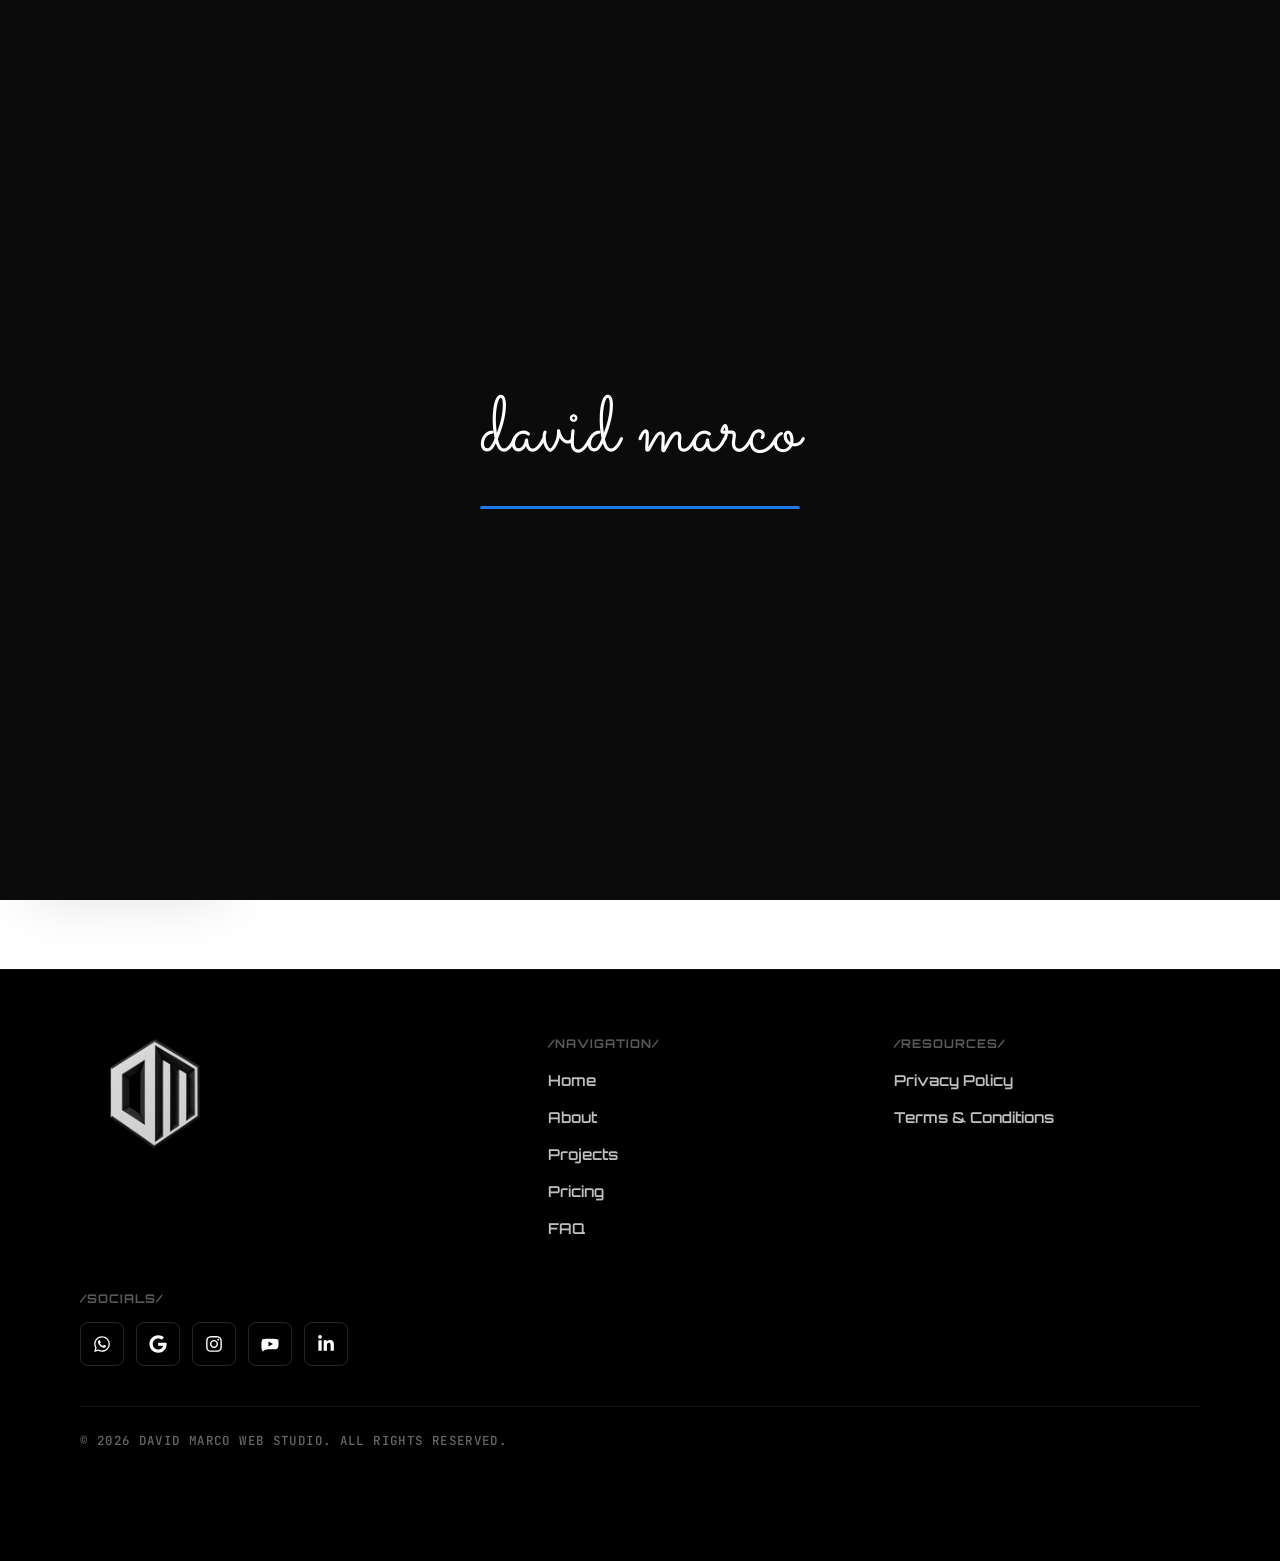
<file: projects/ag-motors-miami.html>
<!DOCTYPE html>
<html lang="en">
<head>
  <meta charset="UTF-8" />
  <meta name="viewport" content="width=device-width, initial-scale=1.0" />
  <title>AG Motors Miami — David Marco</title>
  <meta name="description" content="AG Motors Miami — premium car rental website by David Marco. Web development case study." />

  <!-- Runs synchronously before #preloader ever paints, so an internal
       navigation within the same tab session can skip the intro with zero
       flash — see the .skip-preloader rule in style.css and initPreloader()
       in main.js. -->
  <script>
    (function () {
      try {
        var nav = performance.getEntriesByType('navigation')[0];
        var isReload = nav && nav.type === 'reload';
        var fromSite = !!document.referrer && new URL(document.referrer).origin === location.origin;
        var visited = sessionStorage.getItem('dm_visited') === '1' || fromSite;
        if (visited && !isReload) document.documentElement.classList.add('skip-preloader');
        sessionStorage.setItem('dm_visited', '1');
      } catch (e) {}
    })();
  </script>

  <!-- Preconnect -->
  <link rel="preconnect" href="https://fonts.googleapis.com" />
  <link rel="preconnect" href="https://fonts.gstatic.com" crossorigin />
  <link href="https://fonts.googleapis.com/css2?family=Manrope:wght@300;400;500;600;700;800;900&display=swap" rel="stylesheet" />
  <link href="https://fonts.googleapis.com/css2?family=Orbitron:wght@400;500;600;700;800;900&display=swap" rel="stylesheet" />
  <link href="https://fonts.googleapis.com/css2?family=Sacramento&display=swap" rel="stylesheet" />
  <link href="https://fonts.googleapis.com/css2?family=JetBrains+Mono:wght@400;500;600;700&display=swap" rel="stylesheet" />

  <link rel="stylesheet" href="../css/style.css?v=90" />
  <link rel="icon" href="../assets/favicon.ico" sizes="any" />
  <link rel="icon" type="image/png" sizes="32x32" href="../assets/favicon-32.png" />
  <link rel="icon" type="image/png" sizes="16x16" href="../assets/favicon-16.png" />
  <link rel="apple-touch-icon" href="../assets/favicon-180.png" />
</head>
<body>

<!-- ============================================================
     PRELOADER
     ============================================================ -->
<div id="preloader" role="status" aria-live="polite" aria-label="Loading">
  <div class="preloader-inner">
    <div class="pl-word" aria-hidden="true">
      <span class="pl-letter">d</span><span class="pl-letter">a</span><span class="pl-letter">v</span><span class="pl-letter">i</span><span class="pl-letter">d</span><span class="pl-letter pl-space">&nbsp;</span><span class="pl-letter">m</span><span class="pl-letter">a</span><span class="pl-letter">r</span><span class="pl-letter">c</span><span class="pl-letter">o</span>
    </div>
    <div class="preloader-bar"><div class="preloader-bar-fill"></div></div>
  </div>
</div>

<!-- ============================================================
     HEADER
     ============================================================ -->
<header id="header">
    <div class="header-inner">

      <!-- Logo -->
      <a href="../index.html#hero" class="header-logo">
        <img src="../img/logo-128.png"
          srcset="../img/logo-64.png 64w, ../img/logo-128.png 128w, ../img/logo-256.png 256w, ../img/logo-512.png 512w" sizes="68px"
          alt="DAVITO logo" width="68" height="59" />
      </a>

      <!-- Nav (glass pill with sliding indicator) -->
      <nav class="header-nav" id="headerNav" aria-label="Main">
        <span class="nav-indicator" aria-hidden="true"></span>
        <a href="../index.html#hero" class="nav-link" data-ru="Главная" data-en="Home">Главная</a>
        <a href="../index.html#about" class="nav-link" data-ru="Про меня" data-en="About">Про меня</a>
        <a href="../index.html#portfolio" class="nav-link" data-ru="Портфолио" data-en="Projects">Портфолио</a>
        <a href="../index.html#pricing" class="nav-link" data-ru="Цены" data-en="Pricing">Цены</a>
        <a href="../index.html#faq" class="nav-link" data-ru="FAQ" data-en="FAQ">FAQ</a>
      </nav>

      <!-- Right side -->
      <div class="header-right">
        <!-- Language switcher -->
        <div class="lang-toggle" id="langToggle" role="group" aria-label="Language">
          <button class="lang-btn" data-lang="ru" aria-label="Русский"><span class="flag flag-ru"></span><span
              class="lang-code">RU</span></button>
          <button class="lang-btn" data-lang="en" aria-label="English"><span class="flag flag-us"></span><span
              class="lang-code">EN</span></button>
        </div>

        <!-- CTA (same button as in the hero) -->
        <a href="../index.html#contact" class="btn-primary header-cta" data-ru="Заказать сайт"
          data-en="Order Website">Заказать сайт</a>

        <!-- Hamburger -->
        <button class="hamburger" id="hamburger" aria-label="Menu">
          <span></span><span></span><span></span>
        </button>
      </div>
    </div>

    <!-- Mobile menu -->
    <div class="mobile-menu" id="mobileMenu">
      <a href="../index.html#hero" class="smooth-scroll" data-ru="Главная" data-en="Home">Главная</a>
      <a href="../index.html#about" class="smooth-scroll" data-ru="Про меня" data-en="About">Про меня</a>
      <a href="../index.html#portfolio" class="smooth-scroll" data-ru="Портфолио" data-en="Projects">Портфолио</a>
      <a href="../index.html#pricing" class="smooth-scroll" data-ru="Цены" data-en="Pricing">Цены</a>
      <a href="../index.html#faq" class="smooth-scroll" data-ru="FAQ" data-en="FAQ">FAQ</a>
      <div class="mobile-lang">
        <button class="lang-btn" data-lang="ru"><span class="flag flag-ru"></span>Русский</button>
        <button class="lang-btn" data-lang="en"><span class="flag flag-us"></span>English</button>
      </div>
      <a href="../index.html#contact" class="btn-primary" data-ru="Заказать сайт" data-en="Order Website">Заказать
        сайт</a>
    </div>
  </header>

<!-- ============================================================
     CASE STUDY
     ============================================================ -->
<section class="case-hero">
  <div class="container">
    <div class="case-grid">

      <div>
        <a href="../index.html#portfolio" class="case-back">
          <span class="case-back-icon" aria-hidden="true">
            <svg viewBox="0 0 24 24" width="14" height="14" fill="none" stroke="currentColor" stroke-width="2" stroke-linecap="round" stroke-linejoin="round">
              <line x1="17" y1="17" x2="7" y2="7"/>
              <polyline points="7 17 7 7 17 7"/>
            </svg>
          </span>
          <span data-ru="Назад к проектам" data-en="Back to Projects">Назад к проектам</span>
        </a>

        <h1 class="case-title">AG Motors Miami</h1>
        <p class="case-desc" data-ru="AG Motors Miami — сайт компании по аренде премиальных автомобилей в Майами. David Marco взял идеи и видение клиента и воплотил их в индивидуальном цифровом опыте, продуманном под задачи и платформу, которые лучше всего подошли проекту." data-en="AG Motors Miami is a premium car rental brand based in Miami. David Marco took the client's ideas and vision and brought them to life through a tailored digital experience, shaped around the features and platform that best fit the project.">
          AG Motors Miami — сайт компании по аренде премиальных автомобилей в Майами. David Marco взял идеи и видение клиента и воплотил их в индивидуальном цифровом опыте, продуманном под задачи и платформу, которые лучше всего подошли проекту.
        </p>

        <a href="https://agmotorsmiami.com/" target="_blank" rel="noopener" class="case-cta">
          <span data-ru="Смотреть сайт" data-en="See the Site Live">See the Site Live</span>
          <span class="case-cta-icon" aria-hidden="true">
            <svg viewBox="0 0 24 24" width="16" height="16" fill="none" stroke="currentColor" stroke-width="2.4" stroke-linecap="round" stroke-linejoin="round">
              <line x1="7" y1="17" x2="17" y2="7"/>
              <polyline points="7 7 17 7 17 17"/>
            </svg>
          </span>
        </a>

        <div class="case-stats">
          <div class="case-stat">
            <span class="case-stat-label" data-ru="Категория" data-en="Category">Category</span>
            <span class="case-stat-value" data-ru="Веб-разработка" data-en="Web Development">Web Development</span>
          </div>
          <div class="case-stat">
            <span class="case-stat-label" data-ru="Стек" data-en="Stack">Stack</span>
            <span class="case-stat-value">HTML / CSS / JS</span>
          </div>
          <div class="case-stat">
            <span class="case-stat-label" data-ru="Сроки" data-en="Timeline">Timeline</span>
            <span class="case-stat-value" data-ru="1 неделя" data-en="1 week">1 week</span>
          </div>
          <div class="case-stat">
            <span class="case-stat-label" data-ru="Клиент" data-en="Client">Client</span>
            <span class="case-stat-value">AG Motors Miami</span>
          </div>
        </div>
      </div>

      <div class="case-device case-device--portrait">
        <img src="../img/projects/ag-motors-miami-ipad.png" alt="AG Motors Miami on iPad" class="case-device-img" width="1109" height="1596" />
      </div>

    </div>
  </div>
</section>

<!-- ============================================================
     FOOTER
     ============================================================ -->
<footer id="footer">
  <div class="container">
    <div class="footer-top">
      <a href="../index.html#hero" class="footer-logo">
        <img src="../img/logo-128.png"
             srcset="../img/logo-64.png 64w, ../img/logo-128.png 128w, ../img/logo-256.png 256w, ../img/logo-512.png 512w"
             sizes="120px"
             alt="DAVITO logo" width="120" height="105" />
      </a>

      <nav class="footer-col">
        <span class="footer-col-label" data-ru="/Навигация/" data-en="/Navigation/">/Навигация/</span>
        <a href="../index.html#hero"      class="footer-col-link" data-ru="Главная"   data-en="Home">Главная</a>
        <a href="../index.html#about"     class="footer-col-link" data-ru="Про меня"  data-en="About">Про меня</a>
        <a href="../index.html#portfolio" class="footer-col-link" data-ru="Портфолио" data-en="Projects">Портфолио</a>
        <a href="../index.html#pricing" class="footer-col-link" data-ru="Цены" data-en="Pricing">Цены</a>
        <a href="../index.html#faq" class="footer-col-link" data-ru="FAQ" data-en="FAQ">FAQ</a>
      </nav>

      <nav class="footer-col">
        <span class="footer-col-label" data-ru="/Ресурсы/" data-en="/Resources/">/Ресурсы/</span>
        <a href="../privacy-policy.html"   class="footer-col-link" data-ru="Политика конфиденциальности" data-en="Privacy Policy">Политика конфиденциальности</a>
        <a href="../terms-conditions.html" class="footer-col-link" data-ru="Условия использования" data-en="Terms &amp; Conditions">Условия использования</a>
      </nav>
    </div>

    <div class="footer-social-block">
      <span class="footer-col-label" data-ru="/Соцсети/" data-en="/Socials/">/Соцсети/</span>
      <div class="footer-social-row">
        <a href="https://wa.me/19544455820" target="_blank" rel="noopener noreferrer" class="footer-social-item" aria-label="WhatsApp">
          <svg viewBox="0 0 448 512" fill="currentColor" aria-hidden="true"><path d="M380.9 97.1C339 55.1 283.2 32 223.9 32c-122.4 0-222 99.6-222 222 0 39.1 10.2 77.3 29.6 111L0 480l117.7-30.9c32.4 17.7 68.9 27 106.1 27h.1c122.3 0 224.1-99.6 224.1-222 0-59.3-25.2-115-67.1-157zm-157 341.6c-33.2 0-65.7-8.9-94-25.7l-6.7-4-69.8 18.3L72 359.2l-4.4-7c-18.5-29.4-28.2-63.3-28.2-98.2 0-101.7 82.8-184.5 184.6-184.5 49.3 0 95.6 19.2 130.4 54.1 34.8 34.9 56.2 81.2 56.1 130.5 0 101.8-84.9 184.6-186.6 184.6zm101.2-138.2c-5.5-2.8-32.8-16.2-37.9-18-5.1-1.9-8.8-2.8-12.5 2.8-3.7 5.6-14.3 18-17.6 21.8-3.2 3.7-6.5 4.2-12 1.4-32.6-16.3-54-29.1-75.5-66-5.7-9.8 5.7-9.1 16.3-30.3 1.8-3.7.9-6.9-.5-9.7-1.4-2.8-12.5-30.1-17.1-41.2-4.5-10.8-9.1-9.3-12.5-9.5-3.2-.2-6.9-.2-10.6-.2-3.7 0-9.7 1.4-14.8 6.9-5.1 5.6-19.4 19-19.4 46.3 0 27.3 19.9 53.7 22.6 57.4 2.8 3.7 39.1 59.7 94.8 83.8 35.2 15.2 49 16.5 66.6 13.9 10.7-1.6 32.8-13.4 37.4-26.4 4.6-13 4.6-24.1 3.2-26.4-1.3-2.5-5-3.9-10.5-6.6z"/></svg>
        </a>
        <a href="https://g.page/r/CXDAESpnKGIWEBM/review" target="_blank" rel="noopener noreferrer" class="footer-social-item" aria-label="Google">
          <svg viewBox="0 0 488 512" fill="currentColor" aria-hidden="true"><path d="M488 261.8C488 403.3 391.1 504 248 504 110.8 504 0 393.2 0 256S110.8 8 248 8c66.8 0 123 24.5 166.3 64.9l-67.5 64.9C258.5 52.6 94.3 116.6 94.3 256c0 86.5 69.1 156.6 153.7 156.6 98.2 0 135-70.4 140.8-106.9H248v-85.3h236.1c2.3 12.7 3.9 24.9 3.9 41.4z"/></svg>
        </a>
        <a href="https://www.instagram.com/davitoo7/" target="_blank" rel="noopener noreferrer" class="footer-social-item" aria-label="Instagram">
          <svg viewBox="0 0 448 512" fill="currentColor" aria-hidden="true"><path d="M224.1 141c-63.6 0-114.9 51.3-114.9 114.9s51.3 114.9 114.9 114.9S339 319.5 339 255.9 287.7 141 224.1 141zm0 189.6c-41.1 0-74.7-33.5-74.7-74.7s33.5-74.7 74.7-74.7 74.7 33.5 74.7 74.7-33.6 74.7-74.7 74.7zm146.4-194.3c0 14.9-12 26.8-26.8 26.8-14.9 0-26.8-12-26.8-26.8s12-26.8 26.8-26.8 26.8 12 26.8 26.8zm76.1 27.2c-1.7-35.9-9.9-67.7-36.2-93.9-26.2-26.2-58-34.4-93.9-36.2-37-2.1-147.9-2.1-184.9 0-35.8 1.7-67.6 9.9-93.9 36.1s-34.4 58-36.2 93.9c-2.1 37-2.1 147.9 0 184.9 1.7 35.9 9.9 67.7 36.2 93.9s58 34.4 93.9 36.2c37 2.1 147.9 2.1 184.9 0 35.9-1.7 67.7-9.9 93.9-36.2 26.2-26.2 34.4-58 36.2-93.9 2.1-37 2.1-147.8 0-184.8zM398.8 388c-7.8 19.6-22.9 34.7-42.6 42.6-29.5 11.7-99.5 9-132.1 9s-102.7 2.6-132.1-9c-19.6-7.8-34.7-22.9-42.6-42.6-11.7-29.5-9-99.5-9-132.1s-2.6-102.7 9-132.1c7.8-19.6 22.9-34.7 42.6-42.6 29.5-11.7 99.5-9 132.1-9s102.7-2.6 132.1 9c19.6 7.8 34.7 22.9 42.6 42.6 11.7 29.5 9 99.5 9 132.1s2.7 102.7-9 132.1z"/></svg>
        </a>
        <a href="https://www.youtube.com/@davitomain" target="_blank" rel="noopener noreferrer" class="footer-social-item" aria-label="YouTube">
          <svg viewBox="0 0 576 512" fill="currentColor" aria-hidden="true"><path d="M549.655 148.28c-6.281-23.64-24.041-42.396-47.655-48.685C462.923 85 288 85 288 85S113.077 85 74 99.595c-23.614 6.289-41.374 25.045-47.655 48.685-12.614 47.328-12.614 147.717-12.614 147.717s0 100.39 12.614 147.718c6.281 23.64 24.041 42.396 47.655 48.684C113.077 427 288 427 288 427s174.923 0 214-14.595c23.614-6.289 41.374-25.045 47.655-48.685 12.614-47.328 12.614-147.718 12.614-147.718s0-100.389-12.614-147.717zM240 336V176l144 80-144 80z"/></svg>
        </a>
        <a href="#" target="_blank" rel="noopener noreferrer" class="footer-social-item" aria-label="LinkedIn">
          <svg viewBox="0 0 448 512" fill="currentColor" aria-hidden="true"><path d="M100.28 448H7.4V148.9h92.88zM53.79 108.1C24.09 108.1 0 83.5 0 53.8a53.79 53.79 0 0 1 107.58 0c0 29.7-24.1 54.3-53.79 54.3zM447.9 448h-92.68V302.4c0-34.7-.7-79.2-48.29-79.2-48.29 0-55.69 37.7-55.69 76.7V448h-92.78V148.9h89.08v40.8h1.3c12.4-23.5 42.69-48.3 87.88-48.3 94 0 111.28 61.9 111.28 142.3V448z"/></svg>
        </a>
      </div>
    </div>

    <div class="footer-divider"></div>

    <div class="footer-bottom">
      <p class="footer-copy" data-ru="© 2026 David Marco Web Studio. Все права защищены." data-en="© 2026 David Marco Web Studio. All rights reserved.">
        © 2026 David Marco Web Studio. Все права защищены.
      </p>
    </div>
  </div>
</footer>

<!-- ============================================================
     FLOATING CONTACT BUTTON
     ============================================================ -->
<button type="button" class="contact-fab" id="contactFabBtn" aria-haspopup="true" aria-expanded="false" aria-controls="contactFabPanel">
  <svg class="fab-btn-icon" viewBox="0 0 24 24" width="17" height="17" fill="none" stroke="currentColor" stroke-width="1.8" stroke-linecap="round" stroke-linejoin="round" aria-hidden="true">
    <path d="M21 11.5a8.38 8.38 0 0 1-.9 3.8 8.5 8.5 0 0 1-7.6 4.7 8.38 8.38 0 0 1-3.8-.9L3 21l1.9-5.7a8.38 8.38 0 0 1-.9-3.8 8.5 8.5 0 0 1 4.7-7.6 8.38 8.38 0 0 1 3.8-.9h.5a8.48 8.48 0 0 1 8 8v.5z"/>
  </svg>
  <span data-ru="Отправить сообщение" data-en="Send a message">Отправить сообщение</span>
</button>

<div class="contact-fab-panel" id="contactFabPanel" role="dialog" aria-modal="false" aria-label="Contact options">
  <div class="fab-panel-header">
    <span class="fab-panel-title" data-ru="Написать мне" data-en="Message me">Написать мне</span>
    <button type="button" class="fab-panel-close" id="contactFabClose" aria-label="Close">
      <svg viewBox="0 0 24 24" width="13" height="13" fill="none" stroke="currentColor" stroke-width="2.2" stroke-linecap="round">
        <line x1="5" y1="5" x2="19" y2="19"/>
        <line x1="19" y1="5" x2="5" y2="19"/>
      </svg>
    </button>
  </div>

  <a href="https://wa.me/19544455820" target="_blank" rel="noopener noreferrer" class="fab-panel-item">
    <span class="fab-panel-icon fab-icon--whatsapp">
      <svg viewBox="0 0 448 512" fill="currentColor" aria-hidden="true">
        <path d="M380.9 97.1C339 55.1 283.2 32 223.9 32c-122.4 0-222 99.6-222 222 0 39.1 10.2 77.3 29.6 111L0 480l117.7-30.9c32.4 17.7 68.9 27 106.1 27h.1c122.3 0 224.1-99.6 224.1-222 0-59.3-25.2-115-67.1-157zm-157 341.6c-33.2 0-65.7-8.9-94-25.7l-6.7-4-69.8 18.3L72 359.2l-4.4-7c-18.5-29.4-28.2-63.3-28.2-98.2 0-101.7 82.8-184.5 184.6-184.5 49.3 0 95.6 19.2 130.4 54.1 34.8 34.9 56.2 81.2 56.1 130.5 0 101.8-84.9 184.6-186.6 184.6zm101.2-138.2c-5.5-2.8-32.8-16.2-37.9-18-5.1-1.9-8.8-2.8-12.5 2.8-3.7 5.6-14.3 18-17.6 21.8-3.2 3.7-6.5 4.2-12 1.4-32.6-16.3-54-29.1-75.5-66-5.7-9.8 5.7-9.1 16.3-30.3 1.8-3.7.9-6.9-.5-9.7-1.4-2.8-12.5-30.1-17.1-41.2-4.5-10.8-9.1-9.3-12.5-9.5-3.2-.2-6.9-.2-10.6-.2-3.7 0-9.7 1.4-14.8 6.9-5.1 5.6-19.4 19-19.4 46.3 0 27.3 19.9 53.7 22.6 57.4 2.8 3.7 39.1 59.7 94.8 83.8 35.2 15.2 49 16.5 66.6 13.9 10.7-1.6 32.8-13.4 37.4-26.4 4.6-13 4.6-24.1 3.2-26.4-1.3-2.5-5-3.9-10.5-6.6z"/>
      </svg>
    </span>
    <span class="fab-panel-text" data-ru="Написать в WhatsApp" data-en="Send to WhatsApp">Написать в WhatsApp</span>
  </a>

  <a href="mailto:davidmarco.prod@gmail.com" class="fab-panel-item">
    <span class="fab-panel-icon fab-icon--email">
      <svg viewBox="0 0 48 48" aria-hidden="true">
        <path fill="#4caf50" d="M45,16.2l-5,2.75l-5,4.75L35,40h7c1.657,0,3-1.343,3-3V16.2z"></path>
        <path fill="#1e88e5" d="M3,16.2l3.614,1.71L13,23.7V40H6c-1.657,0-3-1.343-3-3V16.2z"></path>
        <polygon fill="#e53935" points="35,11.2 24,19.45 13,11.2 12,17 13,23.7 24,31.95 35,23.7 36,17"></polygon>
        <path fill="#c62828" d="M3,12.298V16.2l10,7.5V11.2L9.876,8.859C9.132,8.301,8.228,8,7.298,8h0C4.924,8,3,9.924,3,12.298z"></path>
        <path fill="#fbc02d" d="M45,12.298V16.2l-10,7.5V11.2l3.124-2.341C38.868,8.301,39.772,8,40.702,8h0 C43.076,8,45,9.924,45,12.298z"></path>
      </svg>
    </span>
    <span class="fab-panel-text" data-ru="Написать на Email" data-en="Send to Email">Написать на Email</span>
  </a>
</div>
<div class="contact-fab-overlay" id="contactFabOverlay"></div>

<script src="../js/main.js?v=26"></script>
</body>
</html>
</file>
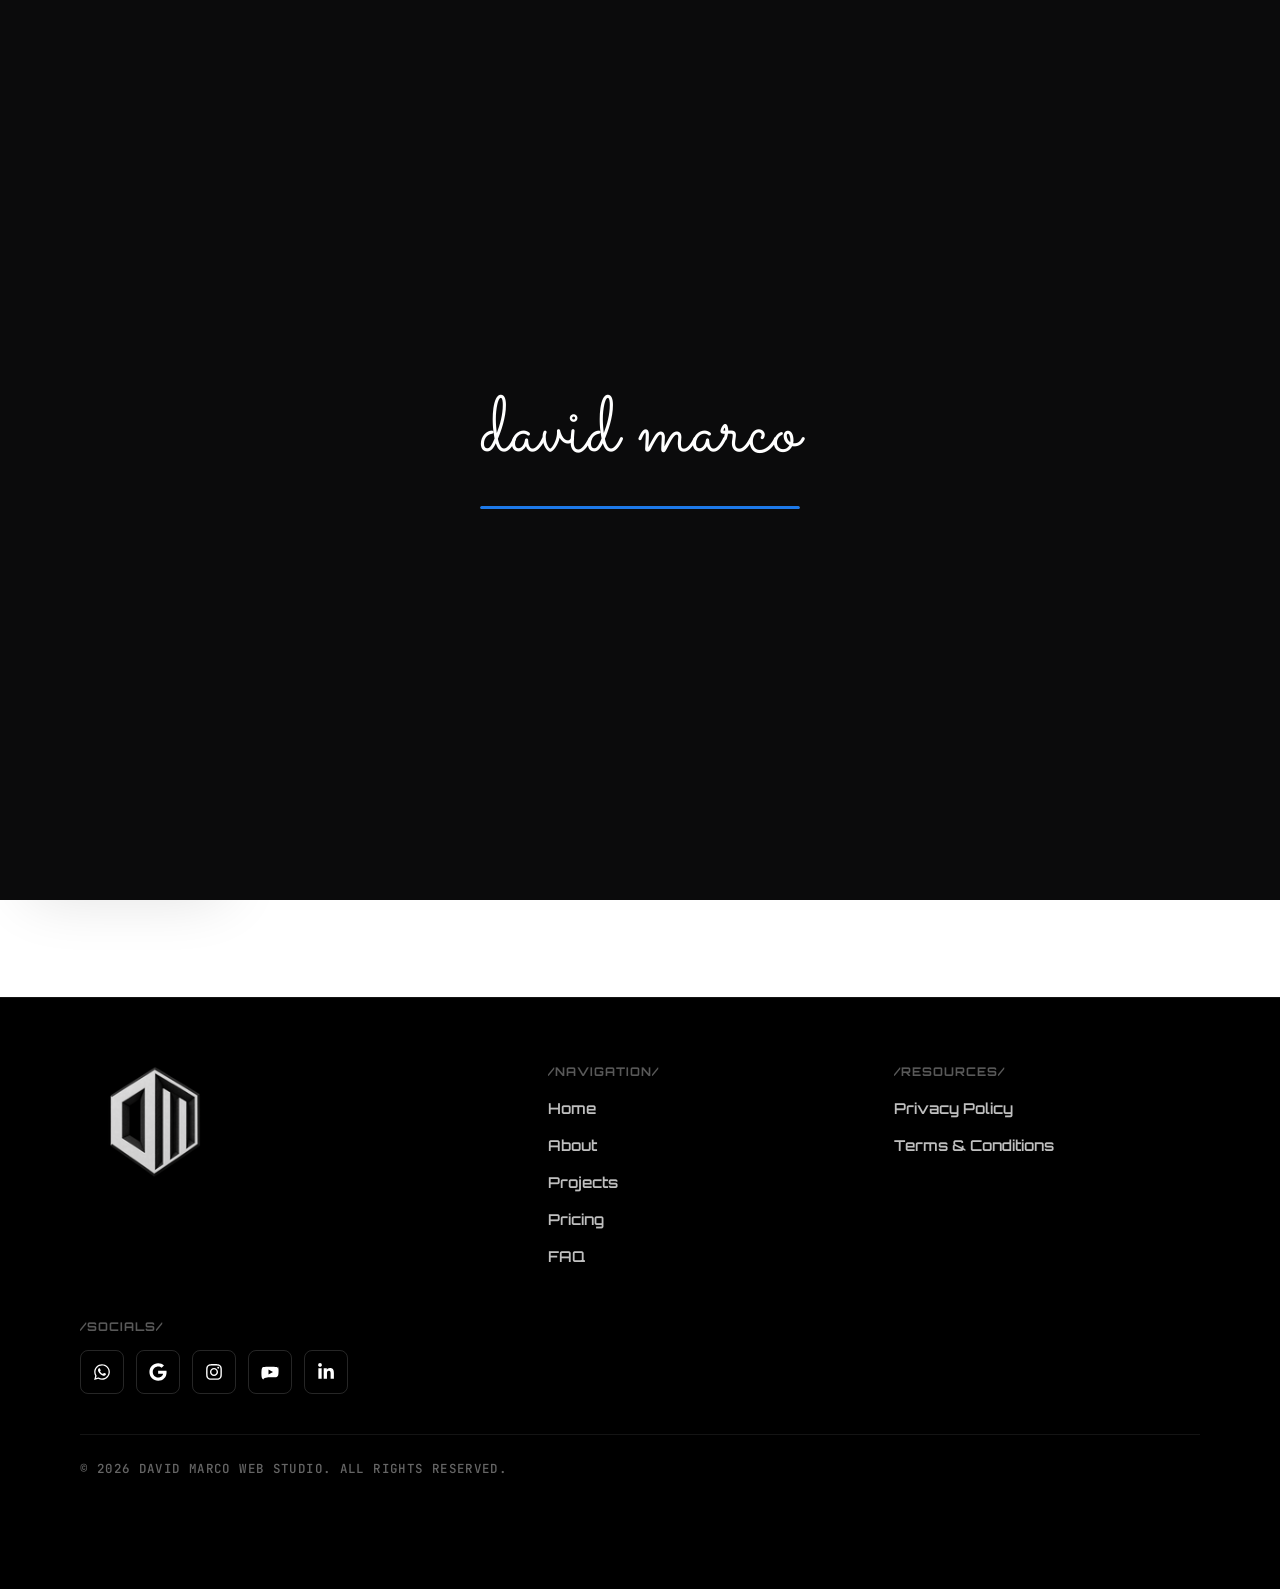
<file: projects/aurique-by-diana.html>
<!DOCTYPE html>
<html lang="en">
<head>
  <meta charset="UTF-8" />
  <meta name="viewport" content="width=device-width, initial-scale=1.0" />
  <title>Aurique by Diana — David Marco</title>
  <meta name="description" content="Aurique by Diana — nail studio booking website by David Marco. Web development case study." />

  <!-- Runs synchronously before #preloader ever paints, so an internal
       navigation within the same tab session can skip the intro with zero
       flash — see the .skip-preloader rule in style.css and initPreloader()
       in main.js. -->
  <script>
    (function () {
      try {
        var nav = performance.getEntriesByType('navigation')[0];
        var isReload = nav && nav.type === 'reload';
        var fromSite = !!document.referrer && new URL(document.referrer).origin === location.origin;
        var visited = sessionStorage.getItem('dm_visited') === '1' || fromSite;
        if (visited && !isReload) document.documentElement.classList.add('skip-preloader');
        sessionStorage.setItem('dm_visited', '1');
      } catch (e) {}
    })();
  </script>

  <!-- Preconnect -->
  <link rel="preconnect" href="https://fonts.googleapis.com" />
  <link rel="preconnect" href="https://fonts.gstatic.com" crossorigin />
  <link href="https://fonts.googleapis.com/css2?family=Manrope:wght@300;400;500;600;700;800;900&display=swap" rel="stylesheet" />
  <link href="https://fonts.googleapis.com/css2?family=Orbitron:wght@400;500;600;700;800;900&display=swap" rel="stylesheet" />
  <link href="https://fonts.googleapis.com/css2?family=Sacramento&display=swap" rel="stylesheet" />
  <link href="https://fonts.googleapis.com/css2?family=JetBrains+Mono:wght@400;500;600;700&display=swap" rel="stylesheet" />

  <link rel="stylesheet" href="../css/style.css?v=90" />
  <link rel="icon" href="../assets/favicon.ico" sizes="any" />
  <link rel="icon" type="image/png" sizes="32x32" href="../assets/favicon-32.png" />
  <link rel="icon" type="image/png" sizes="16x16" href="../assets/favicon-16.png" />
  <link rel="apple-touch-icon" href="../assets/favicon-180.png" />
</head>
<body>

<!-- ============================================================
     PRELOADER
     ============================================================ -->
<div id="preloader" role="status" aria-live="polite" aria-label="Loading">
  <div class="preloader-inner">
    <div class="pl-word" aria-hidden="true">
      <span class="pl-letter">d</span><span class="pl-letter">a</span><span class="pl-letter">v</span><span class="pl-letter">i</span><span class="pl-letter">d</span><span class="pl-letter pl-space">&nbsp;</span><span class="pl-letter">m</span><span class="pl-letter">a</span><span class="pl-letter">r</span><span class="pl-letter">c</span><span class="pl-letter">o</span>
    </div>
    <div class="preloader-bar"><div class="preloader-bar-fill"></div></div>
  </div>
</div>

<!-- ============================================================
     HEADER
     ============================================================ -->
<header id="header">
    <div class="header-inner">

      <!-- Logo -->
      <a href="../index.html#hero" class="header-logo">
        <img src="../img/logo-128.png"
          srcset="../img/logo-64.png 64w, ../img/logo-128.png 128w, ../img/logo-256.png 256w, ../img/logo-512.png 512w" sizes="68px"
          alt="DAVITO logo" width="68" height="59" />
      </a>

      <!-- Nav (glass pill with sliding indicator) -->
      <nav class="header-nav" id="headerNav" aria-label="Main">
        <span class="nav-indicator" aria-hidden="true"></span>
        <a href="../index.html#hero" class="nav-link" data-ru="Главная" data-en="Home">Главная</a>
        <a href="../index.html#about" class="nav-link" data-ru="Про меня" data-en="About">Про меня</a>
        <a href="../index.html#portfolio" class="nav-link" data-ru="Портфолио" data-en="Projects">Портфолио</a>
        <a href="../index.html#pricing" class="nav-link" data-ru="Цены" data-en="Pricing">Цены</a>
        <a href="../index.html#faq" class="nav-link" data-ru="FAQ" data-en="FAQ">FAQ</a>
      </nav>

      <!-- Right side -->
      <div class="header-right">
        <!-- Language switcher -->
        <div class="lang-toggle" id="langToggle" role="group" aria-label="Language">
          <button class="lang-btn" data-lang="ru" aria-label="Русский"><span class="flag flag-ru"></span><span
              class="lang-code">RU</span></button>
          <button class="lang-btn" data-lang="en" aria-label="English"><span class="flag flag-us"></span><span
              class="lang-code">EN</span></button>
        </div>

        <!-- CTA (same button as in the hero) -->
        <a href="../index.html#contact" class="btn-primary header-cta" data-ru="Заказать сайт"
          data-en="Order Website">Заказать сайт</a>

        <!-- Hamburger -->
        <button class="hamburger" id="hamburger" aria-label="Menu">
          <span></span><span></span><span></span>
        </button>
      </div>
    </div>

    <!-- Mobile menu -->
    <div class="mobile-menu" id="mobileMenu">
      <a href="../index.html#hero" class="smooth-scroll" data-ru="Главная" data-en="Home">Главная</a>
      <a href="../index.html#about" class="smooth-scroll" data-ru="Про меня" data-en="About">Про меня</a>
      <a href="../index.html#portfolio" class="smooth-scroll" data-ru="Портфолио" data-en="Projects">Портфолио</a>
      <a href="../index.html#pricing" class="smooth-scroll" data-ru="Цены" data-en="Pricing">Цены</a>
      <a href="../index.html#faq" class="smooth-scroll" data-ru="FAQ" data-en="FAQ">FAQ</a>
      <div class="mobile-lang">
        <button class="lang-btn" data-lang="ru"><span class="flag flag-ru"></span>Русский</button>
        <button class="lang-btn" data-lang="en"><span class="flag flag-us"></span>English</button>
      </div>
      <a href="../index.html#contact" class="btn-primary" data-ru="Заказать сайт" data-en="Order Website">Заказать
        сайт</a>
    </div>
  </header>

<!-- ============================================================
     CASE STUDY
     ============================================================ -->
<section class="case-hero">
  <div class="container">
    <div class="case-grid">

      <div>
        <a href="../index.html#portfolio" class="case-back">
          <span class="case-back-icon" aria-hidden="true">
            <svg viewBox="0 0 24 24" width="14" height="14" fill="none" stroke="currentColor" stroke-width="2" stroke-linecap="round" stroke-linejoin="round">
              <line x1="17" y1="17" x2="7" y2="7"/>
              <polyline points="7 17 7 7 17 7"/>
            </svg>
          </span>
          <span data-ru="Назад к проектам" data-en="Back to Projects">Назад к проектам</span>
        </a>

        <h1 class="case-title">Aurique by Diana</h1>
        <p class="case-desc" data-ru="Aurique by Diana — сайт студии маникюра и педикюра с удобной системой онлайн-записи на английском и испанском языках. David Marco взял идеи и видение клиента и воплотил их в индивидуальном цифровом опыте, продуманном под задачи и платформу, которые лучше всего подошли проекту." data-en="Aurique by Diana is a nail studio website built around easy online booking for manicure and pedicure services, available in English and Spanish. David Marco took the client's ideas and vision and brought them to life through a tailored digital experience, shaped around the features and platform that best fit the project.">
          Aurique by Diana — сайт студии маникюра и педикюра с удобной системой онлайн-записи на английском и испанском языках. David Marco взял идеи и видение клиента и воплотил их в индивидуальном цифровом опыте, продуманном под задачи и платформу, которые лучше всего подошли проекту.
        </p>

        <a href="https://auriquebydiana.com/" target="_blank" rel="noopener" class="case-cta">
          <span data-ru="Смотреть сайт" data-en="See the Site Live">See the Site Live</span>
          <span class="case-cta-icon" aria-hidden="true">
            <svg viewBox="0 0 24 24" width="16" height="16" fill="none" stroke="currentColor" stroke-width="2.4" stroke-linecap="round" stroke-linejoin="round">
              <line x1="7" y1="17" x2="17" y2="7"/>
              <polyline points="7 7 17 7 17 17"/>
            </svg>
          </span>
        </a>

        <div class="case-stats">
          <div class="case-stat">
            <span class="case-stat-label" data-ru="Категория" data-en="Category">Category</span>
            <span class="case-stat-value" data-ru="Веб-разработка" data-en="Web Development">Web Development</span>
          </div>
          <div class="case-stat">
            <span class="case-stat-label" data-ru="Стек" data-en="Stack">Stack</span>
            <span class="case-stat-value">HTML / CSS / JS</span>
          </div>
          <div class="case-stat">
            <span class="case-stat-label" data-ru="Сроки" data-en="Timeline">Timeline</span>
            <span class="case-stat-value" data-ru="3 дня" data-en="3 days">3 days</span>
          </div>
          <div class="case-stat">
            <span class="case-stat-label" data-ru="Клиент" data-en="Client">Client</span>
            <span class="case-stat-value">Aurique by Diana</span>
          </div>
        </div>
      </div>

      <div class="case-device case-device--landscape">
        <img src="../img/projects/aurique-by-diana-ipad.png" alt="Aurique by Diana on iPad" class="case-device-img" width="1596" height="1109" />
      </div>

    </div>
  </div>
</section>

<!-- ============================================================
     FOOTER
     ============================================================ -->
<footer id="footer">
  <div class="container">
    <div class="footer-top">
      <a href="../index.html#hero" class="footer-logo">
        <img src="../img/logo-128.png"
             srcset="../img/logo-64.png 64w, ../img/logo-128.png 128w, ../img/logo-256.png 256w, ../img/logo-512.png 512w"
             sizes="120px"
             alt="DAVITO logo" width="120" height="105" />
      </a>

      <nav class="footer-col">
        <span class="footer-col-label" data-ru="/Навигация/" data-en="/Navigation/">/Навигация/</span>
        <a href="../index.html#hero"      class="footer-col-link" data-ru="Главная"   data-en="Home">Главная</a>
        <a href="../index.html#about"     class="footer-col-link" data-ru="Про меня"  data-en="About">Про меня</a>
        <a href="../index.html#portfolio" class="footer-col-link" data-ru="Портфолио" data-en="Projects">Портфолио</a>
        <a href="../index.html#pricing" class="footer-col-link" data-ru="Цены" data-en="Pricing">Цены</a>
        <a href="../index.html#faq" class="footer-col-link" data-ru="FAQ" data-en="FAQ">FAQ</a>
      </nav>

      <nav class="footer-col">
        <span class="footer-col-label" data-ru="/Ресурсы/" data-en="/Resources/">/Ресурсы/</span>
        <a href="../privacy-policy.html"   class="footer-col-link" data-ru="Политика конфиденциальности" data-en="Privacy Policy">Политика конфиденциальности</a>
        <a href="../terms-conditions.html" class="footer-col-link" data-ru="Условия использования" data-en="Terms &amp; Conditions">Условия использования</a>
      </nav>
    </div>

    <div class="footer-social-block">
      <span class="footer-col-label" data-ru="/Соцсети/" data-en="/Socials/">/Соцсети/</span>
      <div class="footer-social-row">
        <a href="https://wa.me/19544455820" target="_blank" rel="noopener noreferrer" class="footer-social-item" aria-label="WhatsApp">
          <svg viewBox="0 0 448 512" fill="currentColor" aria-hidden="true"><path d="M380.9 97.1C339 55.1 283.2 32 223.9 32c-122.4 0-222 99.6-222 222 0 39.1 10.2 77.3 29.6 111L0 480l117.7-30.9c32.4 17.7 68.9 27 106.1 27h.1c122.3 0 224.1-99.6 224.1-222 0-59.3-25.2-115-67.1-157zm-157 341.6c-33.2 0-65.7-8.9-94-25.7l-6.7-4-69.8 18.3L72 359.2l-4.4-7c-18.5-29.4-28.2-63.3-28.2-98.2 0-101.7 82.8-184.5 184.6-184.5 49.3 0 95.6 19.2 130.4 54.1 34.8 34.9 56.2 81.2 56.1 130.5 0 101.8-84.9 184.6-186.6 184.6zm101.2-138.2c-5.5-2.8-32.8-16.2-37.9-18-5.1-1.9-8.8-2.8-12.5 2.8-3.7 5.6-14.3 18-17.6 21.8-3.2 3.7-6.5 4.2-12 1.4-32.6-16.3-54-29.1-75.5-66-5.7-9.8 5.7-9.1 16.3-30.3 1.8-3.7.9-6.9-.5-9.7-1.4-2.8-12.5-30.1-17.1-41.2-4.5-10.8-9.1-9.3-12.5-9.5-3.2-.2-6.9-.2-10.6-.2-3.7 0-9.7 1.4-14.8 6.9-5.1 5.6-19.4 19-19.4 46.3 0 27.3 19.9 53.7 22.6 57.4 2.8 3.7 39.1 59.7 94.8 83.8 35.2 15.2 49 16.5 66.6 13.9 10.7-1.6 32.8-13.4 37.4-26.4 4.6-13 4.6-24.1 3.2-26.4-1.3-2.5-5-3.9-10.5-6.6z"/></svg>
        </a>
        <a href="https://g.page/r/CXDAESpnKGIWEBM/review" target="_blank" rel="noopener noreferrer" class="footer-social-item" aria-label="Google">
          <svg viewBox="0 0 488 512" fill="currentColor" aria-hidden="true"><path d="M488 261.8C488 403.3 391.1 504 248 504 110.8 504 0 393.2 0 256S110.8 8 248 8c66.8 0 123 24.5 166.3 64.9l-67.5 64.9C258.5 52.6 94.3 116.6 94.3 256c0 86.5 69.1 156.6 153.7 156.6 98.2 0 135-70.4 140.8-106.9H248v-85.3h236.1c2.3 12.7 3.9 24.9 3.9 41.4z"/></svg>
        </a>
        <a href="https://www.instagram.com/davitoo7/" target="_blank" rel="noopener noreferrer" class="footer-social-item" aria-label="Instagram">
          <svg viewBox="0 0 448 512" fill="currentColor" aria-hidden="true"><path d="M224.1 141c-63.6 0-114.9 51.3-114.9 114.9s51.3 114.9 114.9 114.9S339 319.5 339 255.9 287.7 141 224.1 141zm0 189.6c-41.1 0-74.7-33.5-74.7-74.7s33.5-74.7 74.7-74.7 74.7 33.5 74.7 74.7-33.6 74.7-74.7 74.7zm146.4-194.3c0 14.9-12 26.8-26.8 26.8-14.9 0-26.8-12-26.8-26.8s12-26.8 26.8-26.8 26.8 12 26.8 26.8zm76.1 27.2c-1.7-35.9-9.9-67.7-36.2-93.9-26.2-26.2-58-34.4-93.9-36.2-37-2.1-147.9-2.1-184.9 0-35.8 1.7-67.6 9.9-93.9 36.1s-34.4 58-36.2 93.9c-2.1 37-2.1 147.9 0 184.9 1.7 35.9 9.9 67.7 36.2 93.9s58 34.4 93.9 36.2c37 2.1 147.9 2.1 184.9 0 35.9-1.7 67.7-9.9 93.9-36.2 26.2-26.2 34.4-58 36.2-93.9 2.1-37 2.1-147.8 0-184.8zM398.8 388c-7.8 19.6-22.9 34.7-42.6 42.6-29.5 11.7-99.5 9-132.1 9s-102.7 2.6-132.1-9c-19.6-7.8-34.7-22.9-42.6-42.6-11.7-29.5-9-99.5-9-132.1s-2.6-102.7 9-132.1c7.8-19.6 22.9-34.7 42.6-42.6 29.5-11.7 99.5-9 132.1-9s102.7-2.6 132.1 9c19.6 7.8 34.7 22.9 42.6 42.6 11.7 29.5 9 99.5 9 132.1s2.7 102.7-9 132.1z"/></svg>
        </a>
        <a href="https://www.youtube.com/@davitomain" target="_blank" rel="noopener noreferrer" class="footer-social-item" aria-label="YouTube">
          <svg viewBox="0 0 576 512" fill="currentColor" aria-hidden="true"><path d="M549.655 148.28c-6.281-23.64-24.041-42.396-47.655-48.685C462.923 85 288 85 288 85S113.077 85 74 99.595c-23.614 6.289-41.374 25.045-47.655 48.685-12.614 47.328-12.614 147.717-12.614 147.717s0 100.39 12.614 147.718c6.281 23.64 24.041 42.396 47.655 48.684C113.077 427 288 427 288 427s174.923 0 214-14.595c23.614-6.289 41.374-25.045 47.655-48.685 12.614-47.328 12.614-147.718 12.614-147.718s0-100.389-12.614-147.717zM240 336V176l144 80-144 80z"/></svg>
        </a>
        <a href="#" target="_blank" rel="noopener noreferrer" class="footer-social-item" aria-label="LinkedIn">
          <svg viewBox="0 0 448 512" fill="currentColor" aria-hidden="true"><path d="M100.28 448H7.4V148.9h92.88zM53.79 108.1C24.09 108.1 0 83.5 0 53.8a53.79 53.79 0 0 1 107.58 0c0 29.7-24.1 54.3-53.79 54.3zM447.9 448h-92.68V302.4c0-34.7-.7-79.2-48.29-79.2-48.29 0-55.69 37.7-55.69 76.7V448h-92.78V148.9h89.08v40.8h1.3c12.4-23.5 42.69-48.3 87.88-48.3 94 0 111.28 61.9 111.28 142.3V448z"/></svg>
        </a>
      </div>
    </div>

    <div class="footer-divider"></div>

    <div class="footer-bottom">
      <p class="footer-copy" data-ru="© 2026 David Marco Web Studio. Все права защищены." data-en="© 2026 David Marco Web Studio. All rights reserved.">
        © 2026 David Marco Web Studio. Все права защищены.
      </p>
    </div>
  </div>
</footer>

<!-- ============================================================
     FLOATING CONTACT BUTTON
     ============================================================ -->
<button type="button" class="contact-fab" id="contactFabBtn" aria-haspopup="true" aria-expanded="false" aria-controls="contactFabPanel">
  <svg class="fab-btn-icon" viewBox="0 0 24 24" width="17" height="17" fill="none" stroke="currentColor" stroke-width="1.8" stroke-linecap="round" stroke-linejoin="round" aria-hidden="true">
    <path d="M21 11.5a8.38 8.38 0 0 1-.9 3.8 8.5 8.5 0 0 1-7.6 4.7 8.38 8.38 0 0 1-3.8-.9L3 21l1.9-5.7a8.38 8.38 0 0 1-.9-3.8 8.5 8.5 0 0 1 4.7-7.6 8.38 8.38 0 0 1 3.8-.9h.5a8.48 8.48 0 0 1 8 8v.5z"/>
  </svg>
  <span data-ru="Отправить сообщение" data-en="Send a message">Отправить сообщение</span>
</button>

<div class="contact-fab-panel" id="contactFabPanel" role="dialog" aria-modal="false" aria-label="Contact options">
  <div class="fab-panel-header">
    <span class="fab-panel-title" data-ru="Написать мне" data-en="Message me">Написать мне</span>
    <button type="button" class="fab-panel-close" id="contactFabClose" aria-label="Close">
      <svg viewBox="0 0 24 24" width="13" height="13" fill="none" stroke="currentColor" stroke-width="2.2" stroke-linecap="round">
        <line x1="5" y1="5" x2="19" y2="19"/>
        <line x1="19" y1="5" x2="5" y2="19"/>
      </svg>
    </button>
  </div>

  <a href="https://wa.me/19544455820" target="_blank" rel="noopener noreferrer" class="fab-panel-item">
    <span class="fab-panel-icon fab-icon--whatsapp">
      <svg viewBox="0 0 448 512" fill="currentColor" aria-hidden="true">
        <path d="M380.9 97.1C339 55.1 283.2 32 223.9 32c-122.4 0-222 99.6-222 222 0 39.1 10.2 77.3 29.6 111L0 480l117.7-30.9c32.4 17.7 68.9 27 106.1 27h.1c122.3 0 224.1-99.6 224.1-222 0-59.3-25.2-115-67.1-157zm-157 341.6c-33.2 0-65.7-8.9-94-25.7l-6.7-4-69.8 18.3L72 359.2l-4.4-7c-18.5-29.4-28.2-63.3-28.2-98.2 0-101.7 82.8-184.5 184.6-184.5 49.3 0 95.6 19.2 130.4 54.1 34.8 34.9 56.2 81.2 56.1 130.5 0 101.8-84.9 184.6-186.6 184.6zm101.2-138.2c-5.5-2.8-32.8-16.2-37.9-18-5.1-1.9-8.8-2.8-12.5 2.8-3.7 5.6-14.3 18-17.6 21.8-3.2 3.7-6.5 4.2-12 1.4-32.6-16.3-54-29.1-75.5-66-5.7-9.8 5.7-9.1 16.3-30.3 1.8-3.7.9-6.9-.5-9.7-1.4-2.8-12.5-30.1-17.1-41.2-4.5-10.8-9.1-9.3-12.5-9.5-3.2-.2-6.9-.2-10.6-.2-3.7 0-9.7 1.4-14.8 6.9-5.1 5.6-19.4 19-19.4 46.3 0 27.3 19.9 53.7 22.6 57.4 2.8 3.7 39.1 59.7 94.8 83.8 35.2 15.2 49 16.5 66.6 13.9 10.7-1.6 32.8-13.4 37.4-26.4 4.6-13 4.6-24.1 3.2-26.4-1.3-2.5-5-3.9-10.5-6.6z"/>
      </svg>
    </span>
    <span class="fab-panel-text" data-ru="Написать в WhatsApp" data-en="Send to WhatsApp">Написать в WhatsApp</span>
  </a>

  <a href="mailto:davidmarco.prod@gmail.com" class="fab-panel-item">
    <span class="fab-panel-icon fab-icon--email">
      <svg viewBox="0 0 48 48" aria-hidden="true">
        <path fill="#4caf50" d="M45,16.2l-5,2.75l-5,4.75L35,40h7c1.657,0,3-1.343,3-3V16.2z"></path>
        <path fill="#1e88e5" d="M3,16.2l3.614,1.71L13,23.7V40H6c-1.657,0-3-1.343-3-3V16.2z"></path>
        <polygon fill="#e53935" points="35,11.2 24,19.45 13,11.2 12,17 13,23.7 24,31.95 35,23.7 36,17"></polygon>
        <path fill="#c62828" d="M3,12.298V16.2l10,7.5V11.2L9.876,8.859C9.132,8.301,8.228,8,7.298,8h0C4.924,8,3,9.924,3,12.298z"></path>
        <path fill="#fbc02d" d="M45,12.298V16.2l-10,7.5V11.2l3.124-2.341C38.868,8.301,39.772,8,40.702,8h0 C43.076,8,45,9.924,45,12.298z"></path>
      </svg>
    </span>
    <span class="fab-panel-text" data-ru="Написать на Email" data-en="Send to Email">Написать на Email</span>
  </a>
</div>
<div class="contact-fab-overlay" id="contactFabOverlay"></div>

<script src="../js/main.js?v=26"></script>
</body>
</html>
</file>
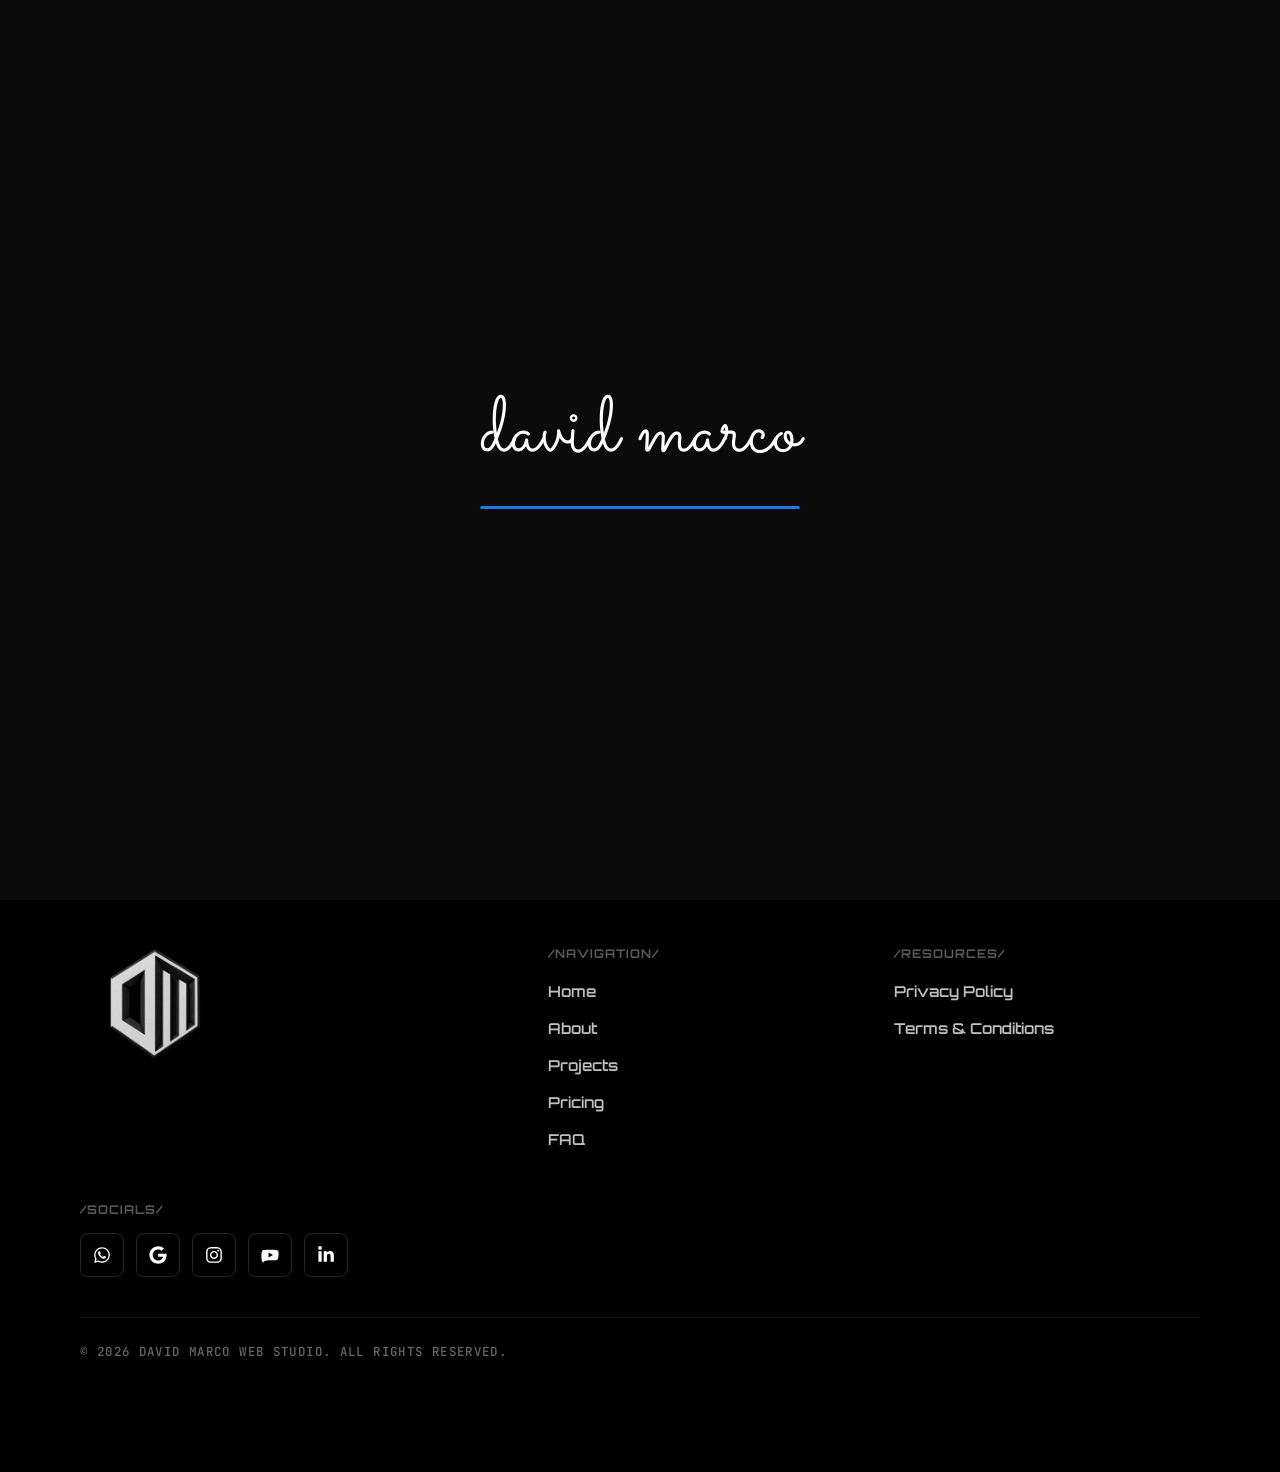
<file: projects/frostline.html>
<!DOCTYPE html>
<html lang="en">
<head>
  <meta charset="UTF-8" />
  <meta name="viewport" content="width=device-width, initial-scale=1.0" />
  <title>Frostline — David Marco</title>
  <meta name="description" content="Frostline — mountain resort website by David Marco. Web development case study." />

  <!-- Runs synchronously before #preloader ever paints, so an internal
       navigation within the same tab session can skip the intro with zero
       flash — see the .skip-preloader rule in style.css and initPreloader()
       in main.js. -->
  <script>
    (function () {
      try {
        var nav = performance.getEntriesByType('navigation')[0];
        var isReload = nav && nav.type === 'reload';
        var fromSite = !!document.referrer && new URL(document.referrer).origin === location.origin;
        var visited = sessionStorage.getItem('dm_visited') === '1' || fromSite;
        if (visited && !isReload) document.documentElement.classList.add('skip-preloader');
        sessionStorage.setItem('dm_visited', '1');
      } catch (e) {}
    })();
  </script>

  <!-- Preconnect -->
  <link rel="preconnect" href="https://fonts.googleapis.com" />
  <link rel="preconnect" href="https://fonts.gstatic.com" crossorigin />
  <link href="https://fonts.googleapis.com/css2?family=Manrope:wght@300;400;500;600;700;800;900&display=swap" rel="stylesheet" />
  <link href="https://fonts.googleapis.com/css2?family=Orbitron:wght@400;500;600;700;800;900&display=swap" rel="stylesheet" />
  <link href="https://fonts.googleapis.com/css2?family=Sacramento&display=swap" rel="stylesheet" />
  <link href="https://fonts.googleapis.com/css2?family=JetBrains+Mono:wght@400;500;600;700&display=swap" rel="stylesheet" />

  <link rel="stylesheet" href="../css/style.css?v=90" />
  <link rel="icon" href="../assets/favicon.ico" sizes="any" />
  <link rel="icon" type="image/png" sizes="32x32" href="../assets/favicon-32.png" />
  <link rel="icon" type="image/png" sizes="16x16" href="../assets/favicon-16.png" />
  <link rel="apple-touch-icon" href="../assets/favicon-180.png" />
</head>
<body>

<!-- ============================================================
     PRELOADER
     ============================================================ -->
<div id="preloader" role="status" aria-live="polite" aria-label="Loading">
  <div class="preloader-inner">
    <div class="pl-word" aria-hidden="true">
      <span class="pl-letter">d</span><span class="pl-letter">a</span><span class="pl-letter">v</span><span class="pl-letter">i</span><span class="pl-letter">d</span><span class="pl-letter pl-space">&nbsp;</span><span class="pl-letter">m</span><span class="pl-letter">a</span><span class="pl-letter">r</span><span class="pl-letter">c</span><span class="pl-letter">o</span>
    </div>
    <div class="preloader-bar"><div class="preloader-bar-fill"></div></div>
  </div>
</div>

<!-- ============================================================
     HEADER
     ============================================================ -->
<header id="header">
    <div class="header-inner">

      <!-- Logo -->
      <a href="../index.html#hero" class="header-logo">
        <img src="../img/logo-128.png"
          srcset="../img/logo-64.png 64w, ../img/logo-128.png 128w, ../img/logo-256.png 256w, ../img/logo-512.png 512w" sizes="68px"
          alt="DAVITO logo" width="68" height="59" />
      </a>

      <!-- Nav (glass pill with sliding indicator) -->
      <nav class="header-nav" id="headerNav" aria-label="Main">
        <span class="nav-indicator" aria-hidden="true"></span>
        <a href="../index.html#hero" class="nav-link" data-ru="Главная" data-en="Home">Главная</a>
        <a href="../index.html#about" class="nav-link" data-ru="Про меня" data-en="About">Про меня</a>
        <a href="../index.html#portfolio" class="nav-link" data-ru="Портфолио" data-en="Projects">Портфолио</a>
        <a href="../index.html#pricing" class="nav-link" data-ru="Цены" data-en="Pricing">Цены</a>
        <a href="../index.html#faq" class="nav-link" data-ru="FAQ" data-en="FAQ">FAQ</a>
      </nav>

      <!-- Right side -->
      <div class="header-right">
        <!-- Language switcher -->
        <div class="lang-toggle" id="langToggle" role="group" aria-label="Language">
          <button class="lang-btn" data-lang="ru" aria-label="Русский"><span class="flag flag-ru"></span><span
              class="lang-code">RU</span></button>
          <button class="lang-btn" data-lang="en" aria-label="English"><span class="flag flag-us"></span><span
              class="lang-code">EN</span></button>
        </div>

        <!-- CTA (same button as in the hero) -->
        <a href="../index.html#contact" class="btn-primary header-cta" data-ru="Заказать сайт"
          data-en="Order Website">Заказать сайт</a>

        <!-- Hamburger -->
        <button class="hamburger" id="hamburger" aria-label="Menu">
          <span></span><span></span><span></span>
        </button>
      </div>
    </div>

    <!-- Mobile menu -->
    <div class="mobile-menu" id="mobileMenu">
      <a href="../index.html#hero" class="smooth-scroll" data-ru="Главная" data-en="Home">Главная</a>
      <a href="../index.html#about" class="smooth-scroll" data-ru="Про меня" data-en="About">Про меня</a>
      <a href="../index.html#portfolio" class="smooth-scroll" data-ru="Портфолио" data-en="Projects">Портфолио</a>
      <a href="../index.html#pricing" class="smooth-scroll" data-ru="Цены" data-en="Pricing">Цены</a>
      <a href="../index.html#faq" class="smooth-scroll" data-ru="FAQ" data-en="FAQ">FAQ</a>
      <div class="mobile-lang">
        <button class="lang-btn" data-lang="ru"><span class="flag flag-ru"></span>Русский</button>
        <button class="lang-btn" data-lang="en"><span class="flag flag-us"></span>English</button>
      </div>
      <a href="../index.html#contact" class="btn-primary" data-ru="Заказать сайт" data-en="Order Website">Заказать
        сайт</a>
    </div>
  </header>

<!-- ============================================================
     CASE STUDY
     ============================================================ -->
<section class="case-hero">
  <div class="container">
    <div class="case-grid">

      <div>
        <a href="../index.html#portfolio" class="case-back">
          <span class="case-back-icon" aria-hidden="true">
            <svg viewBox="0 0 24 24" width="14" height="14" fill="none" stroke="currentColor" stroke-width="2" stroke-linecap="round" stroke-linejoin="round">
              <line x1="17" y1="17" x2="7" y2="7"/>
              <polyline points="7 17 7 7 17 7"/>
            </svg>
          </span>
          <span data-ru="Назад к проектам" data-en="Back to Projects">Назад к проектам</span>
        </a>

        <h1 class="case-title">Frostline</h1>
        <p class="case-desc" data-ru="Frostline — сайт горнолыжного курорта с акцентом на зимние приключения. David Marco взял идеи и видение клиента и воплотил их в индивидуальном цифровом опыте, продуманном под задачи и платформу, которые лучше всего подошли проекту." data-en="Frostline is a mountain resort brand built around winter adventure. David Marco took the client's ideas and vision and brought them to life through a tailored digital experience, shaped around the features and platform that best fit the project.">
          Frostline — сайт горнолыжного курорта с акцентом на зимние приключения. David Marco взял идеи и видение клиента и воплотил их в индивидуальном цифровом опыте, продуманном под задачи и платформу, которые лучше всего подошли проекту.
        </p>

        <a href="https://davamarco.github.io/frostline/index.html" target="_blank" rel="noopener" class="case-cta">
          <span data-ru="Смотреть сайт" data-en="See the Site Live">See the Site Live</span>
          <span class="case-cta-icon" aria-hidden="true">
            <svg viewBox="0 0 24 24" width="16" height="16" fill="none" stroke="currentColor" stroke-width="2.4" stroke-linecap="round" stroke-linejoin="round">
              <line x1="7" y1="17" x2="17" y2="7"/>
              <polyline points="7 7 17 7 17 17"/>
            </svg>
          </span>
        </a>

        <div class="case-stats">
          <div class="case-stat">
            <span class="case-stat-label" data-ru="Категория" data-en="Category">Category</span>
            <span class="case-stat-value" data-ru="Веб-разработка" data-en="Web Development">Web Development</span>
          </div>
          <div class="case-stat">
            <span class="case-stat-label" data-ru="Стек" data-en="Stack">Stack</span>
            <span class="case-stat-value">HTML / CSS / JS</span>
          </div>
          <div class="case-stat">
            <span class="case-stat-label" data-ru="Сроки" data-en="Timeline">Timeline</span>
            <span class="case-stat-value" data-ru="3–4 дня" data-en="3–4 days">3–4 days</span>
          </div>
          <div class="case-stat">
            <span class="case-stat-label" data-ru="Клиент" data-en="Client">Client</span>
            <span class="case-stat-value">Frostline</span>
          </div>
        </div>
      </div>

      <div class="case-device case-device--landscape">
        <img src="../img/projects/frostline-ipad.png" alt="Frostline on iPad" class="case-device-img" width="1596" height="1109" />
      </div>

    </div>
  </div>
</section>

<!-- ============================================================
     FOOTER
     ============================================================ -->
<footer id="footer">
  <div class="container">
    <div class="footer-top">
      <a href="../index.html#hero" class="footer-logo">
        <img src="../img/logo-128.png"
             srcset="../img/logo-64.png 64w, ../img/logo-128.png 128w, ../img/logo-256.png 256w, ../img/logo-512.png 512w"
             sizes="120px"
             alt="DAVITO logo" width="120" height="105" />
      </a>

      <nav class="footer-col">
        <span class="footer-col-label" data-ru="/Навигация/" data-en="/Navigation/">/Навигация/</span>
        <a href="../index.html#hero"      class="footer-col-link" data-ru="Главная"   data-en="Home">Главная</a>
        <a href="../index.html#about"     class="footer-col-link" data-ru="Про меня"  data-en="About">Про меня</a>
        <a href="../index.html#portfolio" class="footer-col-link" data-ru="Портфолио" data-en="Projects">Портфолио</a>
        <a href="../index.html#pricing" class="footer-col-link" data-ru="Цены" data-en="Pricing">Цены</a>
        <a href="../index.html#faq" class="footer-col-link" data-ru="FAQ" data-en="FAQ">FAQ</a>
      </nav>

      <nav class="footer-col">
        <span class="footer-col-label" data-ru="/Ресурсы/" data-en="/Resources/">/Ресурсы/</span>
        <a href="../privacy-policy.html"   class="footer-col-link" data-ru="Политика конфиденциальности" data-en="Privacy Policy">Политика конфиденциальности</a>
        <a href="../terms-conditions.html" class="footer-col-link" data-ru="Условия использования" data-en="Terms &amp; Conditions">Условия использования</a>
      </nav>
    </div>

    <div class="footer-social-block">
      <span class="footer-col-label" data-ru="/Соцсети/" data-en="/Socials/">/Соцсети/</span>
      <div class="footer-social-row">
        <a href="https://wa.me/19544455820" target="_blank" rel="noopener noreferrer" class="footer-social-item" aria-label="WhatsApp">
          <svg viewBox="0 0 448 512" fill="currentColor" aria-hidden="true"><path d="M380.9 97.1C339 55.1 283.2 32 223.9 32c-122.4 0-222 99.6-222 222 0 39.1 10.2 77.3 29.6 111L0 480l117.7-30.9c32.4 17.7 68.9 27 106.1 27h.1c122.3 0 224.1-99.6 224.1-222 0-59.3-25.2-115-67.1-157zm-157 341.6c-33.2 0-65.7-8.9-94-25.7l-6.7-4-69.8 18.3L72 359.2l-4.4-7c-18.5-29.4-28.2-63.3-28.2-98.2 0-101.7 82.8-184.5 184.6-184.5 49.3 0 95.6 19.2 130.4 54.1 34.8 34.9 56.2 81.2 56.1 130.5 0 101.8-84.9 184.6-186.6 184.6zm101.2-138.2c-5.5-2.8-32.8-16.2-37.9-18-5.1-1.9-8.8-2.8-12.5 2.8-3.7 5.6-14.3 18-17.6 21.8-3.2 3.7-6.5 4.2-12 1.4-32.6-16.3-54-29.1-75.5-66-5.7-9.8 5.7-9.1 16.3-30.3 1.8-3.7.9-6.9-.5-9.7-1.4-2.8-12.5-30.1-17.1-41.2-4.5-10.8-9.1-9.3-12.5-9.5-3.2-.2-6.9-.2-10.6-.2-3.7 0-9.7 1.4-14.8 6.9-5.1 5.6-19.4 19-19.4 46.3 0 27.3 19.9 53.7 22.6 57.4 2.8 3.7 39.1 59.7 94.8 83.8 35.2 15.2 49 16.5 66.6 13.9 10.7-1.6 32.8-13.4 37.4-26.4 4.6-13 4.6-24.1 3.2-26.4-1.3-2.5-5-3.9-10.5-6.6z"/></svg>
        </a>
        <a href="https://g.page/r/CXDAESpnKGIWEBM/review" target="_blank" rel="noopener noreferrer" class="footer-social-item" aria-label="Google">
          <svg viewBox="0 0 488 512" fill="currentColor" aria-hidden="true"><path d="M488 261.8C488 403.3 391.1 504 248 504 110.8 504 0 393.2 0 256S110.8 8 248 8c66.8 0 123 24.5 166.3 64.9l-67.5 64.9C258.5 52.6 94.3 116.6 94.3 256c0 86.5 69.1 156.6 153.7 156.6 98.2 0 135-70.4 140.8-106.9H248v-85.3h236.1c2.3 12.7 3.9 24.9 3.9 41.4z"/></svg>
        </a>
        <a href="https://www.instagram.com/davitoo7/" target="_blank" rel="noopener noreferrer" class="footer-social-item" aria-label="Instagram">
          <svg viewBox="0 0 448 512" fill="currentColor" aria-hidden="true"><path d="M224.1 141c-63.6 0-114.9 51.3-114.9 114.9s51.3 114.9 114.9 114.9S339 319.5 339 255.9 287.7 141 224.1 141zm0 189.6c-41.1 0-74.7-33.5-74.7-74.7s33.5-74.7 74.7-74.7 74.7 33.5 74.7 74.7-33.6 74.7-74.7 74.7zm146.4-194.3c0 14.9-12 26.8-26.8 26.8-14.9 0-26.8-12-26.8-26.8s12-26.8 26.8-26.8 26.8 12 26.8 26.8zm76.1 27.2c-1.7-35.9-9.9-67.7-36.2-93.9-26.2-26.2-58-34.4-93.9-36.2-37-2.1-147.9-2.1-184.9 0-35.8 1.7-67.6 9.9-93.9 36.1s-34.4 58-36.2 93.9c-2.1 37-2.1 147.9 0 184.9 1.7 35.9 9.9 67.7 36.2 93.9s58 34.4 93.9 36.2c37 2.1 147.9 2.1 184.9 0 35.9-1.7 67.7-9.9 93.9-36.2 26.2-26.2 34.4-58 36.2-93.9 2.1-37 2.1-147.8 0-184.8zM398.8 388c-7.8 19.6-22.9 34.7-42.6 42.6-29.5 11.7-99.5 9-132.1 9s-102.7 2.6-132.1-9c-19.6-7.8-34.7-22.9-42.6-42.6-11.7-29.5-9-99.5-9-132.1s-2.6-102.7 9-132.1c7.8-19.6 22.9-34.7 42.6-42.6 29.5-11.7 99.5-9 132.1-9s102.7-2.6 132.1 9c19.6 7.8 34.7 22.9 42.6 42.6 11.7 29.5 9 99.5 9 132.1s2.7 102.7-9 132.1z"/></svg>
        </a>
        <a href="https://www.youtube.com/@davitomain" target="_blank" rel="noopener noreferrer" class="footer-social-item" aria-label="YouTube">
          <svg viewBox="0 0 576 512" fill="currentColor" aria-hidden="true"><path d="M549.655 148.28c-6.281-23.64-24.041-42.396-47.655-48.685C462.923 85 288 85 288 85S113.077 85 74 99.595c-23.614 6.289-41.374 25.045-47.655 48.685-12.614 47.328-12.614 147.717-12.614 147.717s0 100.39 12.614 147.718c6.281 23.64 24.041 42.396 47.655 48.684C113.077 427 288 427 288 427s174.923 0 214-14.595c23.614-6.289 41.374-25.045 47.655-48.685 12.614-47.328 12.614-147.718 12.614-147.718s0-100.389-12.614-147.717zM240 336V176l144 80-144 80z"/></svg>
        </a>
        <a href="#" target="_blank" rel="noopener noreferrer" class="footer-social-item" aria-label="LinkedIn">
          <svg viewBox="0 0 448 512" fill="currentColor" aria-hidden="true"><path d="M100.28 448H7.4V148.9h92.88zM53.79 108.1C24.09 108.1 0 83.5 0 53.8a53.79 53.79 0 0 1 107.58 0c0 29.7-24.1 54.3-53.79 54.3zM447.9 448h-92.68V302.4c0-34.7-.7-79.2-48.29-79.2-48.29 0-55.69 37.7-55.69 76.7V448h-92.78V148.9h89.08v40.8h1.3c12.4-23.5 42.69-48.3 87.88-48.3 94 0 111.28 61.9 111.28 142.3V448z"/></svg>
        </a>
      </div>
    </div>

    <div class="footer-divider"></div>

    <div class="footer-bottom">
      <p class="footer-copy" data-ru="© 2026 David Marco Web Studio. Все права защищены." data-en="© 2026 David Marco Web Studio. All rights reserved.">
        © 2026 David Marco Web Studio. Все права защищены.
      </p>
    </div>
  </div>
</footer>

<!-- ============================================================
     FLOATING CONTACT BUTTON
     ============================================================ -->
<button type="button" class="contact-fab" id="contactFabBtn" aria-haspopup="true" aria-expanded="false" aria-controls="contactFabPanel">
  <svg class="fab-btn-icon" viewBox="0 0 24 24" width="17" height="17" fill="none" stroke="currentColor" stroke-width="1.8" stroke-linecap="round" stroke-linejoin="round" aria-hidden="true">
    <path d="M21 11.5a8.38 8.38 0 0 1-.9 3.8 8.5 8.5 0 0 1-7.6 4.7 8.38 8.38 0 0 1-3.8-.9L3 21l1.9-5.7a8.38 8.38 0 0 1-.9-3.8 8.5 8.5 0 0 1 4.7-7.6 8.38 8.38 0 0 1 3.8-.9h.5a8.48 8.48 0 0 1 8 8v.5z"/>
  </svg>
  <span data-ru="Отправить сообщение" data-en="Send a message">Отправить сообщение</span>
</button>

<div class="contact-fab-panel" id="contactFabPanel" role="dialog" aria-modal="false" aria-label="Contact options">
  <div class="fab-panel-header">
    <span class="fab-panel-title" data-ru="Написать мне" data-en="Message me">Написать мне</span>
    <button type="button" class="fab-panel-close" id="contactFabClose" aria-label="Close">
      <svg viewBox="0 0 24 24" width="13" height="13" fill="none" stroke="currentColor" stroke-width="2.2" stroke-linecap="round">
        <line x1="5" y1="5" x2="19" y2="19"/>
        <line x1="19" y1="5" x2="5" y2="19"/>
      </svg>
    </button>
  </div>

  <a href="https://wa.me/19544455820" target="_blank" rel="noopener noreferrer" class="fab-panel-item">
    <span class="fab-panel-icon fab-icon--whatsapp">
      <svg viewBox="0 0 448 512" fill="currentColor" aria-hidden="true">
        <path d="M380.9 97.1C339 55.1 283.2 32 223.9 32c-122.4 0-222 99.6-222 222 0 39.1 10.2 77.3 29.6 111L0 480l117.7-30.9c32.4 17.7 68.9 27 106.1 27h.1c122.3 0 224.1-99.6 224.1-222 0-59.3-25.2-115-67.1-157zm-157 341.6c-33.2 0-65.7-8.9-94-25.7l-6.7-4-69.8 18.3L72 359.2l-4.4-7c-18.5-29.4-28.2-63.3-28.2-98.2 0-101.7 82.8-184.5 184.6-184.5 49.3 0 95.6 19.2 130.4 54.1 34.8 34.9 56.2 81.2 56.1 130.5 0 101.8-84.9 184.6-186.6 184.6zm101.2-138.2c-5.5-2.8-32.8-16.2-37.9-18-5.1-1.9-8.8-2.8-12.5 2.8-3.7 5.6-14.3 18-17.6 21.8-3.2 3.7-6.5 4.2-12 1.4-32.6-16.3-54-29.1-75.5-66-5.7-9.8 5.7-9.1 16.3-30.3 1.8-3.7.9-6.9-.5-9.7-1.4-2.8-12.5-30.1-17.1-41.2-4.5-10.8-9.1-9.3-12.5-9.5-3.2-.2-6.9-.2-10.6-.2-3.7 0-9.7 1.4-14.8 6.9-5.1 5.6-19.4 19-19.4 46.3 0 27.3 19.9 53.7 22.6 57.4 2.8 3.7 39.1 59.7 94.8 83.8 35.2 15.2 49 16.5 66.6 13.9 10.7-1.6 32.8-13.4 37.4-26.4 4.6-13 4.6-24.1 3.2-26.4-1.3-2.5-5-3.9-10.5-6.6z"/>
      </svg>
    </span>
    <span class="fab-panel-text" data-ru="Написать в WhatsApp" data-en="Send to WhatsApp">Написать в WhatsApp</span>
  </a>

  <a href="mailto:davidmarco.prod@gmail.com" class="fab-panel-item">
    <span class="fab-panel-icon fab-icon--email">
      <svg viewBox="0 0 48 48" aria-hidden="true">
        <path fill="#4caf50" d="M45,16.2l-5,2.75l-5,4.75L35,40h7c1.657,0,3-1.343,3-3V16.2z"></path>
        <path fill="#1e88e5" d="M3,16.2l3.614,1.71L13,23.7V40H6c-1.657,0-3-1.343-3-3V16.2z"></path>
        <polygon fill="#e53935" points="35,11.2 24,19.45 13,11.2 12,17 13,23.7 24,31.95 35,23.7 36,17"></polygon>
        <path fill="#c62828" d="M3,12.298V16.2l10,7.5V11.2L9.876,8.859C9.132,8.301,8.228,8,7.298,8h0C4.924,8,3,9.924,3,12.298z"></path>
        <path fill="#fbc02d" d="M45,12.298V16.2l-10,7.5V11.2l3.124-2.341C38.868,8.301,39.772,8,40.702,8h0 C43.076,8,45,9.924,45,12.298z"></path>
      </svg>
    </span>
    <span class="fab-panel-text" data-ru="Написать на Email" data-en="Send to Email">Написать на Email</span>
  </a>
</div>
<div class="contact-fab-overlay" id="contactFabOverlay"></div>

<script src="../js/main.js?v=26"></script>
</body>
</html>
</file>
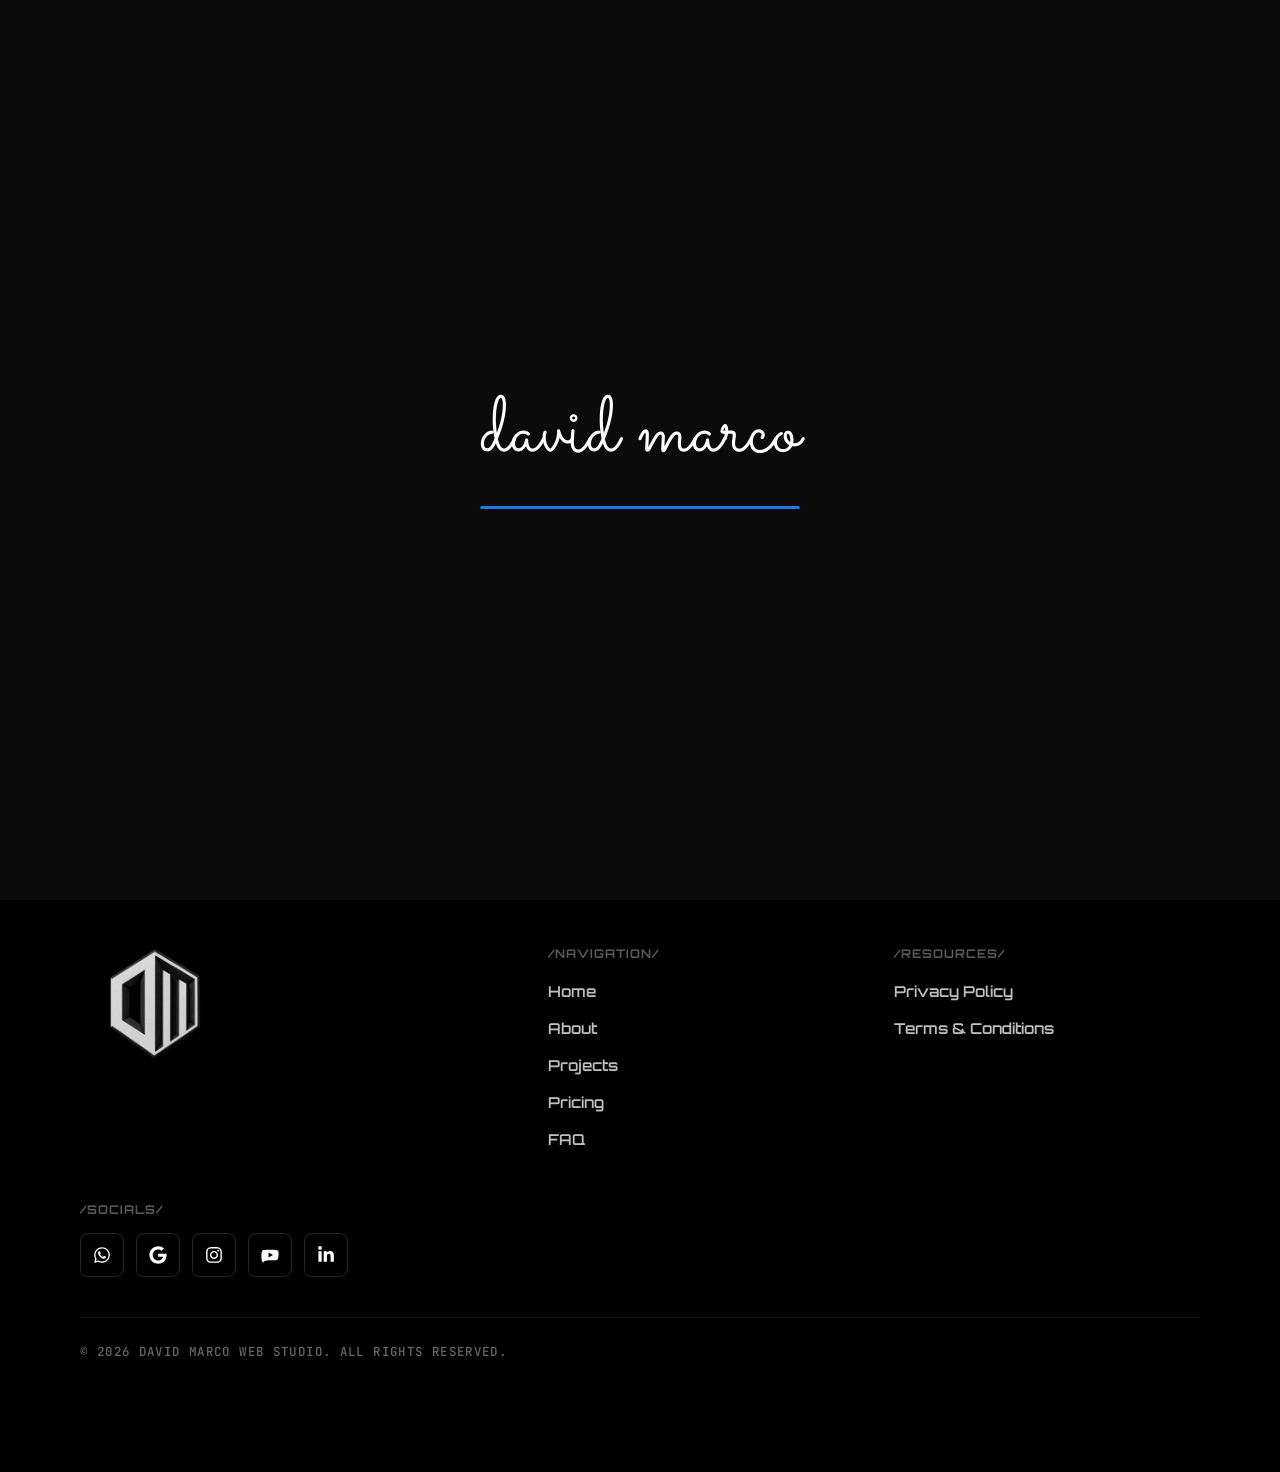
<file: projects/resto-bistro.html>
<!DOCTYPE html>
<html lang="en">
<head>
  <meta charset="UTF-8" />
  <meta name="viewport" content="width=device-width, initial-scale=1.0" />
  <title>Resto Bistro — David Marco</title>
  <meta name="description" content="Resto Bistro — restaurant website by David Marco. Web development case study." />

  <!-- Runs synchronously before #preloader ever paints, so an internal
       navigation within the same tab session can skip the intro with zero
       flash — see the .skip-preloader rule in style.css and initPreloader()
       in main.js. -->
  <script>
    (function () {
      try {
        var nav = performance.getEntriesByType('navigation')[0];
        var isReload = nav && nav.type === 'reload';
        var fromSite = !!document.referrer && new URL(document.referrer).origin === location.origin;
        var visited = sessionStorage.getItem('dm_visited') === '1' || fromSite;
        if (visited && !isReload) document.documentElement.classList.add('skip-preloader');
        sessionStorage.setItem('dm_visited', '1');
      } catch (e) {}
    })();
  </script>

  <!-- Preconnect -->
  <link rel="preconnect" href="https://fonts.googleapis.com" />
  <link rel="preconnect" href="https://fonts.gstatic.com" crossorigin />
  <link href="https://fonts.googleapis.com/css2?family=Manrope:wght@300;400;500;600;700;800;900&display=swap" rel="stylesheet" />
  <link href="https://fonts.googleapis.com/css2?family=Orbitron:wght@400;500;600;700;800;900&display=swap" rel="stylesheet" />
  <link href="https://fonts.googleapis.com/css2?family=Sacramento&display=swap" rel="stylesheet" />
  <link href="https://fonts.googleapis.com/css2?family=JetBrains+Mono:wght@400;500;600;700&display=swap" rel="stylesheet" />

  <link rel="stylesheet" href="../css/style.css?v=90" />
  <link rel="icon" href="../assets/favicon.ico" sizes="any" />
  <link rel="icon" type="image/png" sizes="32x32" href="../assets/favicon-32.png" />
  <link rel="icon" type="image/png" sizes="16x16" href="../assets/favicon-16.png" />
  <link rel="apple-touch-icon" href="../assets/favicon-180.png" />
</head>
<body>

<!-- ============================================================
     PRELOADER
     ============================================================ -->
<div id="preloader" role="status" aria-live="polite" aria-label="Loading">
  <div class="preloader-inner">
    <div class="pl-word" aria-hidden="true">
      <span class="pl-letter">d</span><span class="pl-letter">a</span><span class="pl-letter">v</span><span class="pl-letter">i</span><span class="pl-letter">d</span><span class="pl-letter pl-space">&nbsp;</span><span class="pl-letter">m</span><span class="pl-letter">a</span><span class="pl-letter">r</span><span class="pl-letter">c</span><span class="pl-letter">o</span>
    </div>
    <div class="preloader-bar"><div class="preloader-bar-fill"></div></div>
  </div>
</div>

<!-- ============================================================
     HEADER
     ============================================================ -->
<header id="header">
    <div class="header-inner">

      <!-- Logo -->
      <a href="../index.html#hero" class="header-logo">
        <img src="../img/logo-128.png"
          srcset="../img/logo-64.png 64w, ../img/logo-128.png 128w, ../img/logo-256.png 256w, ../img/logo-512.png 512w" sizes="68px"
          alt="DAVITO logo" width="68" height="59" />
      </a>

      <!-- Nav (glass pill with sliding indicator) -->
      <nav class="header-nav" id="headerNav" aria-label="Main">
        <span class="nav-indicator" aria-hidden="true"></span>
        <a href="../index.html#hero" class="nav-link" data-ru="Главная" data-en="Home">Главная</a>
        <a href="../index.html#about" class="nav-link" data-ru="Про меня" data-en="About">Про меня</a>
        <a href="../index.html#portfolio" class="nav-link" data-ru="Портфолио" data-en="Projects">Портфолио</a>
        <a href="../index.html#pricing" class="nav-link" data-ru="Цены" data-en="Pricing">Цены</a>
        <a href="../index.html#faq" class="nav-link" data-ru="FAQ" data-en="FAQ">FAQ</a>
      </nav>

      <!-- Right side -->
      <div class="header-right">
        <!-- Language switcher -->
        <div class="lang-toggle" id="langToggle" role="group" aria-label="Language">
          <button class="lang-btn" data-lang="ru" aria-label="Русский"><span class="flag flag-ru"></span><span
              class="lang-code">RU</span></button>
          <button class="lang-btn" data-lang="en" aria-label="English"><span class="flag flag-us"></span><span
              class="lang-code">EN</span></button>
        </div>

        <!-- CTA (same button as in the hero) -->
        <a href="../index.html#contact" class="btn-primary header-cta" data-ru="Заказать сайт"
          data-en="Order Website">Заказать сайт</a>

        <!-- Hamburger -->
        <button class="hamburger" id="hamburger" aria-label="Menu">
          <span></span><span></span><span></span>
        </button>
      </div>
    </div>

    <!-- Mobile menu -->
    <div class="mobile-menu" id="mobileMenu">
      <a href="../index.html#hero" class="smooth-scroll" data-ru="Главная" data-en="Home">Главная</a>
      <a href="../index.html#about" class="smooth-scroll" data-ru="Про меня" data-en="About">Про меня</a>
      <a href="../index.html#portfolio" class="smooth-scroll" data-ru="Портфолио" data-en="Projects">Портфолио</a>
      <a href="../index.html#pricing" class="smooth-scroll" data-ru="Цены" data-en="Pricing">Цены</a>
      <a href="../index.html#faq" class="smooth-scroll" data-ru="FAQ" data-en="FAQ">FAQ</a>
      <div class="mobile-lang">
        <button class="lang-btn" data-lang="ru"><span class="flag flag-ru"></span>Русский</button>
        <button class="lang-btn" data-lang="en"><span class="flag flag-us"></span>English</button>
      </div>
      <a href="../index.html#contact" class="btn-primary" data-ru="Заказать сайт" data-en="Order Website">Заказать
        сайт</a>
    </div>
  </header>

<!-- ============================================================
     CASE STUDY
     ============================================================ -->
<section class="case-hero">
  <div class="container">
    <div class="case-grid">

      <div>
        <a href="../index.html#portfolio" class="case-back">
          <span class="case-back-icon" aria-hidden="true">
            <svg viewBox="0 0 24 24" width="14" height="14" fill="none" stroke="currentColor" stroke-width="2" stroke-linecap="round" stroke-linejoin="round">
              <line x1="17" y1="17" x2="7" y2="7"/>
              <polyline points="7 17 7 7 17 7"/>
            </svg>
          </span>
          <span data-ru="Назад к проектам" data-en="Back to Projects">Назад к проектам</span>
        </a>

        <h1 class="case-title">Resto Bistro</h1>
        <p class="case-desc" data-ru="Resto Bistro — сайт для ресторана с уютной атмосферой и фокусом на живом меню. David Marco взял идеи и видение клиента и воплотил их в индивидуальном цифровом опыте, продуманном под задачи и платформу, которые лучше всего подошли проекту." data-en="Resto Bistro is a restaurant brand built around a warm, inviting dining experience. David Marco took the client's ideas and vision and brought them to life through a tailored digital experience, shaped around the features and platform that best fit the project.">
          Resto Bistro — сайт для ресторана с уютной атмосферой и фокусом на живом меню. David Marco взял идеи и видение клиента и воплотил их в индивидуальном цифровом опыте, продуманном под задачи и платформу, которые лучше всего подошли проекту.
        </p>

        <a href="https://davamarco.github.io/restobistro/" target="_blank" rel="noopener" class="case-cta">
          <span data-ru="Смотреть сайт" data-en="See the Site Live">See the Site Live</span>
          <span class="case-cta-icon" aria-hidden="true">
            <svg viewBox="0 0 24 24" width="16" height="16" fill="none" stroke="currentColor" stroke-width="2.4" stroke-linecap="round" stroke-linejoin="round">
              <line x1="7" y1="17" x2="17" y2="7"/>
              <polyline points="7 7 17 7 17 17"/>
            </svg>
          </span>
        </a>

        <div class="case-stats">
          <div class="case-stat">
            <span class="case-stat-label" data-ru="Категория" data-en="Category">Category</span>
            <span class="case-stat-value" data-ru="Веб-разработка" data-en="Web Development">Web Development</span>
          </div>
          <div class="case-stat">
            <span class="case-stat-label" data-ru="Стек" data-en="Stack">Stack</span>
            <span class="case-stat-value">HTML / CSS / JS</span>
          </div>
          <div class="case-stat">
            <span class="case-stat-label" data-ru="Сроки" data-en="Timeline">Timeline</span>
            <span class="case-stat-value" data-ru="3–4 дня" data-en="3–4 days">3–4 days</span>
          </div>
          <div class="case-stat">
            <span class="case-stat-label" data-ru="Клиент" data-en="Client">Client</span>
            <span class="case-stat-value">Resto Bistro</span>
          </div>
        </div>
      </div>

      <div class="case-device case-device--landscape">
        <img src="../img/projects/resto-bistro-ipad.png" alt="Resto Bistro on iPad" class="case-device-img" width="1596" height="1109" />
      </div>

    </div>
  </div>
</section>

<!-- ============================================================
     FOOTER
     ============================================================ -->
<footer id="footer">
  <div class="container">
    <div class="footer-top">
      <a href="../index.html#hero" class="footer-logo">
        <img src="../img/logo-128.png"
             srcset="../img/logo-64.png 64w, ../img/logo-128.png 128w, ../img/logo-256.png 256w, ../img/logo-512.png 512w"
             sizes="120px"
             alt="DAVITO logo" width="120" height="105" />
      </a>

      <nav class="footer-col">
        <span class="footer-col-label" data-ru="/Навигация/" data-en="/Navigation/">/Навигация/</span>
        <a href="../index.html#hero"      class="footer-col-link" data-ru="Главная"   data-en="Home">Главная</a>
        <a href="../index.html#about"     class="footer-col-link" data-ru="Про меня"  data-en="About">Про меня</a>
        <a href="../index.html#portfolio" class="footer-col-link" data-ru="Портфолио" data-en="Projects">Портфолио</a>
        <a href="../index.html#pricing" class="footer-col-link" data-ru="Цены" data-en="Pricing">Цены</a>
        <a href="../index.html#faq" class="footer-col-link" data-ru="FAQ" data-en="FAQ">FAQ</a>
      </nav>

      <nav class="footer-col">
        <span class="footer-col-label" data-ru="/Ресурсы/" data-en="/Resources/">/Ресурсы/</span>
        <a href="../privacy-policy.html"   class="footer-col-link" data-ru="Политика конфиденциальности" data-en="Privacy Policy">Политика конфиденциальности</a>
        <a href="../terms-conditions.html" class="footer-col-link" data-ru="Условия использования" data-en="Terms &amp; Conditions">Условия использования</a>
      </nav>
    </div>

    <div class="footer-social-block">
      <span class="footer-col-label" data-ru="/Соцсети/" data-en="/Socials/">/Соцсети/</span>
      <div class="footer-social-row">
        <a href="https://wa.me/19544455820" target="_blank" rel="noopener noreferrer" class="footer-social-item" aria-label="WhatsApp">
          <svg viewBox="0 0 448 512" fill="currentColor" aria-hidden="true"><path d="M380.9 97.1C339 55.1 283.2 32 223.9 32c-122.4 0-222 99.6-222 222 0 39.1 10.2 77.3 29.6 111L0 480l117.7-30.9c32.4 17.7 68.9 27 106.1 27h.1c122.3 0 224.1-99.6 224.1-222 0-59.3-25.2-115-67.1-157zm-157 341.6c-33.2 0-65.7-8.9-94-25.7l-6.7-4-69.8 18.3L72 359.2l-4.4-7c-18.5-29.4-28.2-63.3-28.2-98.2 0-101.7 82.8-184.5 184.6-184.5 49.3 0 95.6 19.2 130.4 54.1 34.8 34.9 56.2 81.2 56.1 130.5 0 101.8-84.9 184.6-186.6 184.6zm101.2-138.2c-5.5-2.8-32.8-16.2-37.9-18-5.1-1.9-8.8-2.8-12.5 2.8-3.7 5.6-14.3 18-17.6 21.8-3.2 3.7-6.5 4.2-12 1.4-32.6-16.3-54-29.1-75.5-66-5.7-9.8 5.7-9.1 16.3-30.3 1.8-3.7.9-6.9-.5-9.7-1.4-2.8-12.5-30.1-17.1-41.2-4.5-10.8-9.1-9.3-12.5-9.5-3.2-.2-6.9-.2-10.6-.2-3.7 0-9.7 1.4-14.8 6.9-5.1 5.6-19.4 19-19.4 46.3 0 27.3 19.9 53.7 22.6 57.4 2.8 3.7 39.1 59.7 94.8 83.8 35.2 15.2 49 16.5 66.6 13.9 10.7-1.6 32.8-13.4 37.4-26.4 4.6-13 4.6-24.1 3.2-26.4-1.3-2.5-5-3.9-10.5-6.6z"/></svg>
        </a>
        <a href="https://g.page/r/CXDAESpnKGIWEBM/review" target="_blank" rel="noopener noreferrer" class="footer-social-item" aria-label="Google">
          <svg viewBox="0 0 488 512" fill="currentColor" aria-hidden="true"><path d="M488 261.8C488 403.3 391.1 504 248 504 110.8 504 0 393.2 0 256S110.8 8 248 8c66.8 0 123 24.5 166.3 64.9l-67.5 64.9C258.5 52.6 94.3 116.6 94.3 256c0 86.5 69.1 156.6 153.7 156.6 98.2 0 135-70.4 140.8-106.9H248v-85.3h236.1c2.3 12.7 3.9 24.9 3.9 41.4z"/></svg>
        </a>
        <a href="https://www.instagram.com/davitoo7/" target="_blank" rel="noopener noreferrer" class="footer-social-item" aria-label="Instagram">
          <svg viewBox="0 0 448 512" fill="currentColor" aria-hidden="true"><path d="M224.1 141c-63.6 0-114.9 51.3-114.9 114.9s51.3 114.9 114.9 114.9S339 319.5 339 255.9 287.7 141 224.1 141zm0 189.6c-41.1 0-74.7-33.5-74.7-74.7s33.5-74.7 74.7-74.7 74.7 33.5 74.7 74.7-33.6 74.7-74.7 74.7zm146.4-194.3c0 14.9-12 26.8-26.8 26.8-14.9 0-26.8-12-26.8-26.8s12-26.8 26.8-26.8 26.8 12 26.8 26.8zm76.1 27.2c-1.7-35.9-9.9-67.7-36.2-93.9-26.2-26.2-58-34.4-93.9-36.2-37-2.1-147.9-2.1-184.9 0-35.8 1.7-67.6 9.9-93.9 36.1s-34.4 58-36.2 93.9c-2.1 37-2.1 147.9 0 184.9 1.7 35.9 9.9 67.7 36.2 93.9s58 34.4 93.9 36.2c37 2.1 147.9 2.1 184.9 0 35.9-1.7 67.7-9.9 93.9-36.2 26.2-26.2 34.4-58 36.2-93.9 2.1-37 2.1-147.8 0-184.8zM398.8 388c-7.8 19.6-22.9 34.7-42.6 42.6-29.5 11.7-99.5 9-132.1 9s-102.7 2.6-132.1-9c-19.6-7.8-34.7-22.9-42.6-42.6-11.7-29.5-9-99.5-9-132.1s-2.6-102.7 9-132.1c7.8-19.6 22.9-34.7 42.6-42.6 29.5-11.7 99.5-9 132.1-9s102.7-2.6 132.1 9c19.6 7.8 34.7 22.9 42.6 42.6 11.7 29.5 9 99.5 9 132.1s2.7 102.7-9 132.1z"/></svg>
        </a>
        <a href="https://www.youtube.com/@davitomain" target="_blank" rel="noopener noreferrer" class="footer-social-item" aria-label="YouTube">
          <svg viewBox="0 0 576 512" fill="currentColor" aria-hidden="true"><path d="M549.655 148.28c-6.281-23.64-24.041-42.396-47.655-48.685C462.923 85 288 85 288 85S113.077 85 74 99.595c-23.614 6.289-41.374 25.045-47.655 48.685-12.614 47.328-12.614 147.717-12.614 147.717s0 100.39 12.614 147.718c6.281 23.64 24.041 42.396 47.655 48.684C113.077 427 288 427 288 427s174.923 0 214-14.595c23.614-6.289 41.374-25.045 47.655-48.685 12.614-47.328 12.614-147.718 12.614-147.718s0-100.389-12.614-147.717zM240 336V176l144 80-144 80z"/></svg>
        </a>
        <a href="#" target="_blank" rel="noopener noreferrer" class="footer-social-item" aria-label="LinkedIn">
          <svg viewBox="0 0 448 512" fill="currentColor" aria-hidden="true"><path d="M100.28 448H7.4V148.9h92.88zM53.79 108.1C24.09 108.1 0 83.5 0 53.8a53.79 53.79 0 0 1 107.58 0c0 29.7-24.1 54.3-53.79 54.3zM447.9 448h-92.68V302.4c0-34.7-.7-79.2-48.29-79.2-48.29 0-55.69 37.7-55.69 76.7V448h-92.78V148.9h89.08v40.8h1.3c12.4-23.5 42.69-48.3 87.88-48.3 94 0 111.28 61.9 111.28 142.3V448z"/></svg>
        </a>
      </div>
    </div>

    <div class="footer-divider"></div>

    <div class="footer-bottom">
      <p class="footer-copy" data-ru="© 2026 David Marco Web Studio. Все права защищены." data-en="© 2026 David Marco Web Studio. All rights reserved.">
        © 2026 David Marco Web Studio. Все права защищены.
      </p>
    </div>
  </div>
</footer>

<!-- ============================================================
     FLOATING CONTACT BUTTON
     ============================================================ -->
<button type="button" class="contact-fab" id="contactFabBtn" aria-haspopup="true" aria-expanded="false" aria-controls="contactFabPanel">
  <svg class="fab-btn-icon" viewBox="0 0 24 24" width="17" height="17" fill="none" stroke="currentColor" stroke-width="1.8" stroke-linecap="round" stroke-linejoin="round" aria-hidden="true">
    <path d="M21 11.5a8.38 8.38 0 0 1-.9 3.8 8.5 8.5 0 0 1-7.6 4.7 8.38 8.38 0 0 1-3.8-.9L3 21l1.9-5.7a8.38 8.38 0 0 1-.9-3.8 8.5 8.5 0 0 1 4.7-7.6 8.38 8.38 0 0 1 3.8-.9h.5a8.48 8.48 0 0 1 8 8v.5z"/>
  </svg>
  <span data-ru="Отправить сообщение" data-en="Send a message">Отправить сообщение</span>
</button>

<div class="contact-fab-panel" id="contactFabPanel" role="dialog" aria-modal="false" aria-label="Contact options">
  <div class="fab-panel-header">
    <span class="fab-panel-title" data-ru="Написать мне" data-en="Message me">Написать мне</span>
    <button type="button" class="fab-panel-close" id="contactFabClose" aria-label="Close">
      <svg viewBox="0 0 24 24" width="13" height="13" fill="none" stroke="currentColor" stroke-width="2.2" stroke-linecap="round">
        <line x1="5" y1="5" x2="19" y2="19"/>
        <line x1="19" y1="5" x2="5" y2="19"/>
      </svg>
    </button>
  </div>

  <a href="https://wa.me/19544455820" target="_blank" rel="noopener noreferrer" class="fab-panel-item">
    <span class="fab-panel-icon fab-icon--whatsapp">
      <svg viewBox="0 0 448 512" fill="currentColor" aria-hidden="true">
        <path d="M380.9 97.1C339 55.1 283.2 32 223.9 32c-122.4 0-222 99.6-222 222 0 39.1 10.2 77.3 29.6 111L0 480l117.7-30.9c32.4 17.7 68.9 27 106.1 27h.1c122.3 0 224.1-99.6 224.1-222 0-59.3-25.2-115-67.1-157zm-157 341.6c-33.2 0-65.7-8.9-94-25.7l-6.7-4-69.8 18.3L72 359.2l-4.4-7c-18.5-29.4-28.2-63.3-28.2-98.2 0-101.7 82.8-184.5 184.6-184.5 49.3 0 95.6 19.2 130.4 54.1 34.8 34.9 56.2 81.2 56.1 130.5 0 101.8-84.9 184.6-186.6 184.6zm101.2-138.2c-5.5-2.8-32.8-16.2-37.9-18-5.1-1.9-8.8-2.8-12.5 2.8-3.7 5.6-14.3 18-17.6 21.8-3.2 3.7-6.5 4.2-12 1.4-32.6-16.3-54-29.1-75.5-66-5.7-9.8 5.7-9.1 16.3-30.3 1.8-3.7.9-6.9-.5-9.7-1.4-2.8-12.5-30.1-17.1-41.2-4.5-10.8-9.1-9.3-12.5-9.5-3.2-.2-6.9-.2-10.6-.2-3.7 0-9.7 1.4-14.8 6.9-5.1 5.6-19.4 19-19.4 46.3 0 27.3 19.9 53.7 22.6 57.4 2.8 3.7 39.1 59.7 94.8 83.8 35.2 15.2 49 16.5 66.6 13.9 10.7-1.6 32.8-13.4 37.4-26.4 4.6-13 4.6-24.1 3.2-26.4-1.3-2.5-5-3.9-10.5-6.6z"/>
      </svg>
    </span>
    <span class="fab-panel-text" data-ru="Написать в WhatsApp" data-en="Send to WhatsApp">Написать в WhatsApp</span>
  </a>

  <a href="mailto:davidmarco.prod@gmail.com" class="fab-panel-item">
    <span class="fab-panel-icon fab-icon--email">
      <svg viewBox="0 0 48 48" aria-hidden="true">
        <path fill="#4caf50" d="M45,16.2l-5,2.75l-5,4.75L35,40h7c1.657,0,3-1.343,3-3V16.2z"></path>
        <path fill="#1e88e5" d="M3,16.2l3.614,1.71L13,23.7V40H6c-1.657,0-3-1.343-3-3V16.2z"></path>
        <polygon fill="#e53935" points="35,11.2 24,19.45 13,11.2 12,17 13,23.7 24,31.95 35,23.7 36,17"></polygon>
        <path fill="#c62828" d="M3,12.298V16.2l10,7.5V11.2L9.876,8.859C9.132,8.301,8.228,8,7.298,8h0C4.924,8,3,9.924,3,12.298z"></path>
        <path fill="#fbc02d" d="M45,12.298V16.2l-10,7.5V11.2l3.124-2.341C38.868,8.301,39.772,8,40.702,8h0 C43.076,8,45,9.924,45,12.298z"></path>
      </svg>
    </span>
    <span class="fab-panel-text" data-ru="Написать на Email" data-en="Send to Email">Написать на Email</span>
  </a>
</div>
<div class="contact-fab-overlay" id="contactFabOverlay"></div>

<script src="../js/main.js?v=26"></script>
</body>
</html>
</file>
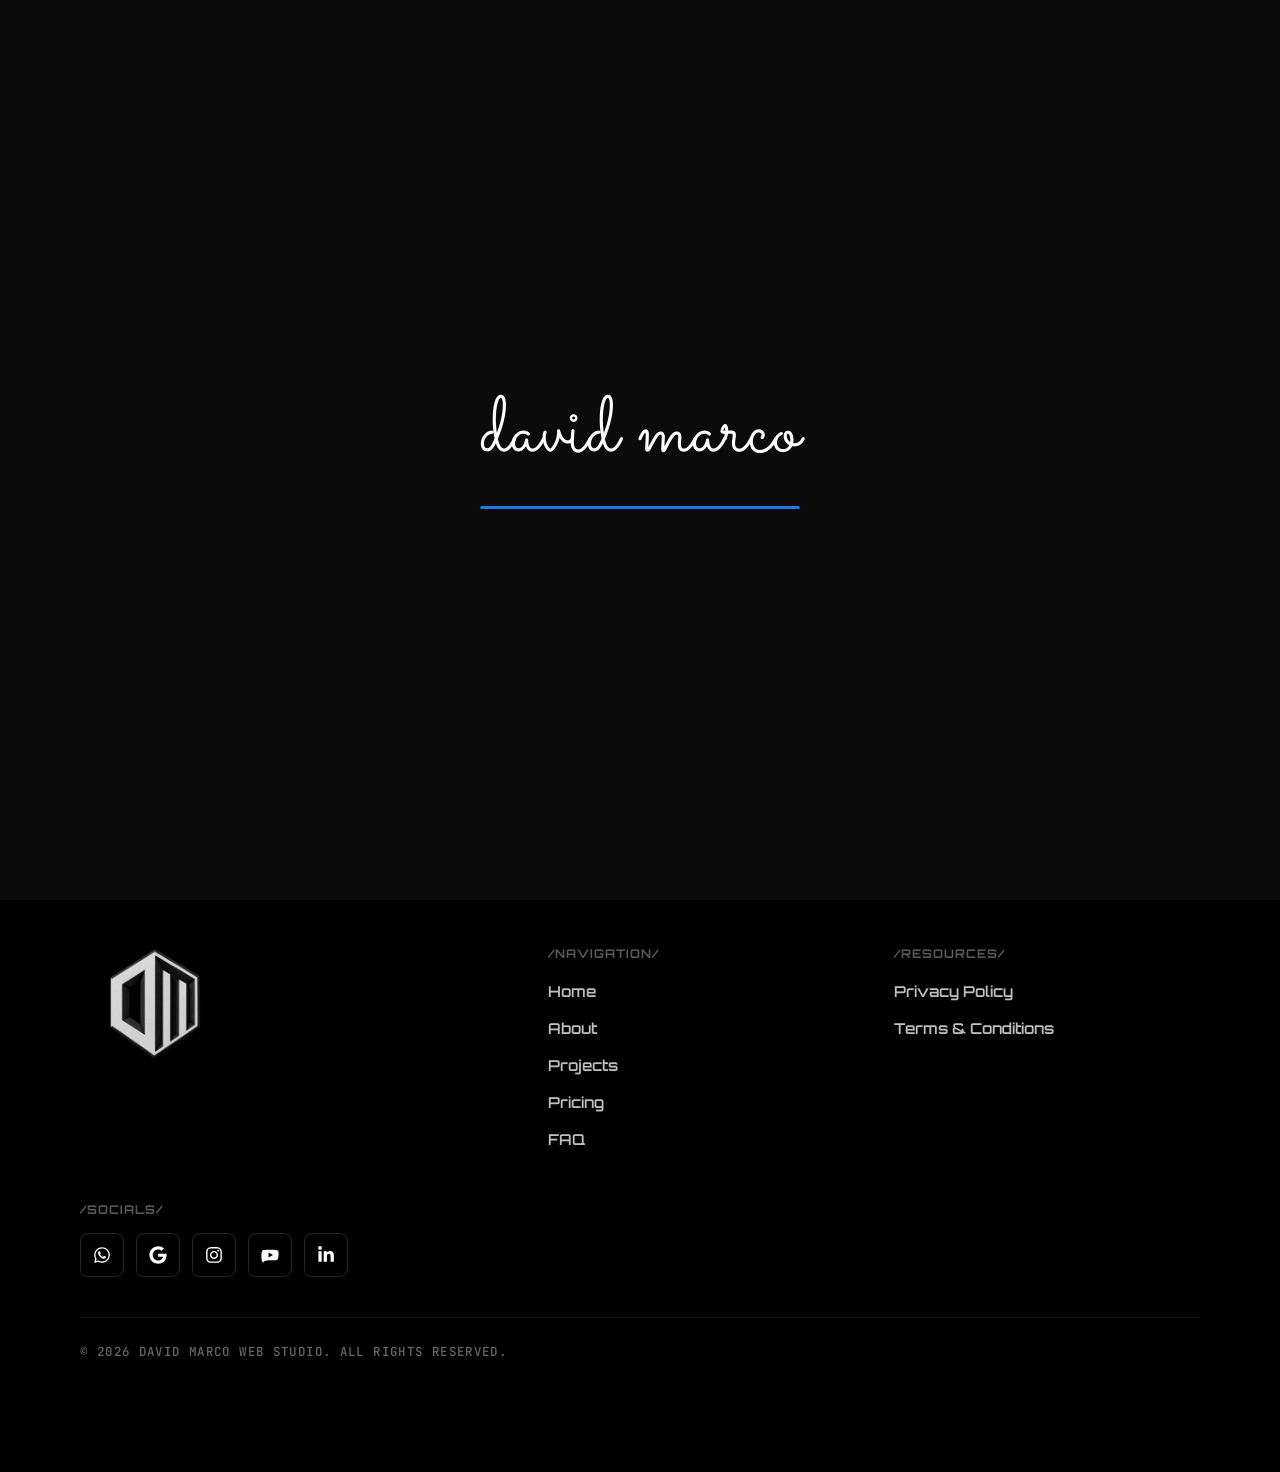
<file: projects/velluto.html>
<!DOCTYPE html>
<html lang="en">
<head>
  <meta charset="UTF-8" />
  <meta name="viewport" content="width=device-width, initial-scale=1.0" />
  <title>Velluto — David Marco</title>
  <meta name="description" content="Velluto — artisan ice cream brand website by David Marco. Web development case study." />

  <!-- Runs synchronously before #preloader ever paints, so an internal
       navigation within the same tab session can skip the intro with zero
       flash — see the .skip-preloader rule in style.css and initPreloader()
       in main.js. -->
  <script>
    (function () {
      try {
        var nav = performance.getEntriesByType('navigation')[0];
        var isReload = nav && nav.type === 'reload';
        var fromSite = !!document.referrer && new URL(document.referrer).origin === location.origin;
        var visited = sessionStorage.getItem('dm_visited') === '1' || fromSite;
        if (visited && !isReload) document.documentElement.classList.add('skip-preloader');
        sessionStorage.setItem('dm_visited', '1');
      } catch (e) {}
    })();
  </script>

  <!-- Preconnect -->
  <link rel="preconnect" href="https://fonts.googleapis.com" />
  <link rel="preconnect" href="https://fonts.gstatic.com" crossorigin />
  <link href="https://fonts.googleapis.com/css2?family=Manrope:wght@300;400;500;600;700;800;900&display=swap" rel="stylesheet" />
  <link href="https://fonts.googleapis.com/css2?family=Orbitron:wght@400;500;600;700;800;900&display=swap" rel="stylesheet" />
  <link href="https://fonts.googleapis.com/css2?family=Sacramento&display=swap" rel="stylesheet" />
  <link href="https://fonts.googleapis.com/css2?family=JetBrains+Mono:wght@400;500;600;700&display=swap" rel="stylesheet" />

  <link rel="stylesheet" href="../css/style.css?v=90" />
  <link rel="icon" href="../assets/favicon.ico" sizes="any" />
  <link rel="icon" type="image/png" sizes="32x32" href="../assets/favicon-32.png" />
  <link rel="icon" type="image/png" sizes="16x16" href="../assets/favicon-16.png" />
  <link rel="apple-touch-icon" href="../assets/favicon-180.png" />
</head>
<body>

<!-- ============================================================
     PRELOADER
     ============================================================ -->
<div id="preloader" role="status" aria-live="polite" aria-label="Loading">
  <div class="preloader-inner">
    <div class="pl-word" aria-hidden="true">
      <span class="pl-letter">d</span><span class="pl-letter">a</span><span class="pl-letter">v</span><span class="pl-letter">i</span><span class="pl-letter">d</span><span class="pl-letter pl-space">&nbsp;</span><span class="pl-letter">m</span><span class="pl-letter">a</span><span class="pl-letter">r</span><span class="pl-letter">c</span><span class="pl-letter">o</span>
    </div>
    <div class="preloader-bar"><div class="preloader-bar-fill"></div></div>
  </div>
</div>

<!-- ============================================================
     HEADER
     ============================================================ -->
<header id="header">
    <div class="header-inner">

      <!-- Logo -->
      <a href="../index.html#hero" class="header-logo">
        <img src="../img/logo-128.png"
          srcset="../img/logo-64.png 64w, ../img/logo-128.png 128w, ../img/logo-256.png 256w, ../img/logo-512.png 512w" sizes="68px"
          alt="DAVITO logo" width="68" height="59" />
      </a>

      <!-- Nav (glass pill with sliding indicator) -->
      <nav class="header-nav" id="headerNav" aria-label="Main">
        <span class="nav-indicator" aria-hidden="true"></span>
        <a href="../index.html#hero" class="nav-link" data-ru="Главная" data-en="Home">Главная</a>
        <a href="../index.html#about" class="nav-link" data-ru="Про меня" data-en="About">Про меня</a>
        <a href="../index.html#portfolio" class="nav-link" data-ru="Портфолио" data-en="Projects">Портфолио</a>
        <a href="../index.html#pricing" class="nav-link" data-ru="Цены" data-en="Pricing">Цены</a>
        <a href="../index.html#faq" class="nav-link" data-ru="FAQ" data-en="FAQ">FAQ</a>
      </nav>

      <!-- Right side -->
      <div class="header-right">
        <!-- Language switcher -->
        <div class="lang-toggle" id="langToggle" role="group" aria-label="Language">
          <button class="lang-btn" data-lang="ru" aria-label="Русский"><span class="flag flag-ru"></span><span
              class="lang-code">RU</span></button>
          <button class="lang-btn" data-lang="en" aria-label="English"><span class="flag flag-us"></span><span
              class="lang-code">EN</span></button>
        </div>

        <!-- CTA (same button as in the hero) -->
        <a href="../index.html#contact" class="btn-primary header-cta" data-ru="Заказать сайт"
          data-en="Order Website">Заказать сайт</a>

        <!-- Hamburger -->
        <button class="hamburger" id="hamburger" aria-label="Menu">
          <span></span><span></span><span></span>
        </button>
      </div>
    </div>

    <!-- Mobile menu -->
    <div class="mobile-menu" id="mobileMenu">
      <a href="../index.html#hero" class="smooth-scroll" data-ru="Главная" data-en="Home">Главная</a>
      <a href="../index.html#about" class="smooth-scroll" data-ru="Про меня" data-en="About">Про меня</a>
      <a href="../index.html#portfolio" class="smooth-scroll" data-ru="Портфолио" data-en="Projects">Портфолио</a>
      <a href="../index.html#pricing" class="smooth-scroll" data-ru="Цены" data-en="Pricing">Цены</a>
      <a href="../index.html#faq" class="smooth-scroll" data-ru="FAQ" data-en="FAQ">FAQ</a>
      <div class="mobile-lang">
        <button class="lang-btn" data-lang="ru"><span class="flag flag-ru"></span>Русский</button>
        <button class="lang-btn" data-lang="en"><span class="flag flag-us"></span>English</button>
      </div>
      <a href="../index.html#contact" class="btn-primary" data-ru="Заказать сайт" data-en="Order Website">Заказать
        сайт</a>
    </div>
  </header>

<!-- ============================================================
     CASE STUDY
     ============================================================ -->
<section class="case-hero">
  <div class="container">
    <div class="case-grid">

      <div>
        <a href="../index.html#portfolio" class="case-back">
          <span class="case-back-icon" aria-hidden="true">
            <svg viewBox="0 0 24 24" width="14" height="14" fill="none" stroke="currentColor" stroke-width="2" stroke-linecap="round" stroke-linejoin="round">
              <line x1="17" y1="17" x2="7" y2="7"/>
              <polyline points="7 17 7 7 17 7"/>
            </svg>
          </span>
          <span data-ru="Назад к проектам" data-en="Back to Projects">Назад к проектам</span>
        </a>

        <h1 class="case-title">Velluto</h1>
        <p class="case-desc" data-ru="Velluto — сайт бренда мороженого ручной работы с акцентом на живописные вкусы. David Marco взял идеи и видение клиента и воплотил их в индивидуальном цифровом опыте, продуманном под задачи и платформу, которые лучше всего подошли проекту." data-en="Velluto is an artisan ice cream brand built around vivid, hand-crafted flavors. David Marco took the client's ideas and vision and brought them to life through a tailored digital experience, shaped around the features and platform that best fit the project.">
          Velluto — сайт бренда мороженого ручной работы с акцентом на живописные вкусы. David Marco взял идеи и видение клиента и воплотил их в индивидуальном цифровом опыте, продуманном под задачи и платформу, которые лучше всего подошли проекту.
        </p>

        <a href="https://davamarco.github.io/velluto-icecream/index.html" target="_blank" rel="noopener" class="case-cta">
          <span data-ru="Смотреть сайт" data-en="See the Site Live">See the Site Live</span>
          <span class="case-cta-icon" aria-hidden="true">
            <svg viewBox="0 0 24 24" width="16" height="16" fill="none" stroke="currentColor" stroke-width="2.4" stroke-linecap="round" stroke-linejoin="round">
              <line x1="7" y1="17" x2="17" y2="7"/>
              <polyline points="7 7 17 7 17 17"/>
            </svg>
          </span>
        </a>

        <div class="case-stats">
          <div class="case-stat">
            <span class="case-stat-label" data-ru="Категория" data-en="Category">Category</span>
            <span class="case-stat-value" data-ru="Веб-разработка" data-en="Web Development">Web Development</span>
          </div>
          <div class="case-stat">
            <span class="case-stat-label" data-ru="Стек" data-en="Stack">Stack</span>
            <span class="case-stat-value">HTML / CSS / JS</span>
          </div>
          <div class="case-stat">
            <span class="case-stat-label" data-ru="Сроки" data-en="Timeline">Timeline</span>
            <span class="case-stat-value" data-ru="3–4 дня" data-en="3–4 days">3–4 days</span>
          </div>
          <div class="case-stat">
            <span class="case-stat-label" data-ru="Клиент" data-en="Client">Client</span>
            <span class="case-stat-value">Velluto</span>
          </div>
        </div>
      </div>

      <div class="case-device case-device--landscape">
        <img src="../img/projects/velluto-ipad.png" alt="Velluto Ice Cream on iPad" class="case-device-img" width="1596" height="1109" />
      </div>

    </div>
  </div>
</section>

<!-- ============================================================
     FOOTER
     ============================================================ -->
<footer id="footer">
  <div class="container">
    <div class="footer-top">
      <a href="../index.html#hero" class="footer-logo">
        <img src="../img/logo-128.png"
             srcset="../img/logo-64.png 64w, ../img/logo-128.png 128w, ../img/logo-256.png 256w, ../img/logo-512.png 512w"
             sizes="120px"
             alt="DAVITO logo" width="120" height="105" />
      </a>

      <nav class="footer-col">
        <span class="footer-col-label" data-ru="/Навигация/" data-en="/Navigation/">/Навигация/</span>
        <a href="../index.html#hero"      class="footer-col-link" data-ru="Главная"   data-en="Home">Главная</a>
        <a href="../index.html#about"     class="footer-col-link" data-ru="Про меня"  data-en="About">Про меня</a>
        <a href="../index.html#portfolio" class="footer-col-link" data-ru="Портфолио" data-en="Projects">Портфолио</a>
        <a href="../index.html#pricing" class="footer-col-link" data-ru="Цены" data-en="Pricing">Цены</a>
        <a href="../index.html#faq" class="footer-col-link" data-ru="FAQ" data-en="FAQ">FAQ</a>
      </nav>

      <nav class="footer-col">
        <span class="footer-col-label" data-ru="/Ресурсы/" data-en="/Resources/">/Ресурсы/</span>
        <a href="../privacy-policy.html"   class="footer-col-link" data-ru="Политика конфиденциальности" data-en="Privacy Policy">Политика конфиденциальности</a>
        <a href="../terms-conditions.html" class="footer-col-link" data-ru="Условия использования" data-en="Terms &amp; Conditions">Условия использования</a>
      </nav>
    </div>

    <div class="footer-social-block">
      <span class="footer-col-label" data-ru="/Соцсети/" data-en="/Socials/">/Соцсети/</span>
      <div class="footer-social-row">
        <a href="https://wa.me/19544455820" target="_blank" rel="noopener noreferrer" class="footer-social-item" aria-label="WhatsApp">
          <svg viewBox="0 0 448 512" fill="currentColor" aria-hidden="true"><path d="M380.9 97.1C339 55.1 283.2 32 223.9 32c-122.4 0-222 99.6-222 222 0 39.1 10.2 77.3 29.6 111L0 480l117.7-30.9c32.4 17.7 68.9 27 106.1 27h.1c122.3 0 224.1-99.6 224.1-222 0-59.3-25.2-115-67.1-157zm-157 341.6c-33.2 0-65.7-8.9-94-25.7l-6.7-4-69.8 18.3L72 359.2l-4.4-7c-18.5-29.4-28.2-63.3-28.2-98.2 0-101.7 82.8-184.5 184.6-184.5 49.3 0 95.6 19.2 130.4 54.1 34.8 34.9 56.2 81.2 56.1 130.5 0 101.8-84.9 184.6-186.6 184.6zm101.2-138.2c-5.5-2.8-32.8-16.2-37.9-18-5.1-1.9-8.8-2.8-12.5 2.8-3.7 5.6-14.3 18-17.6 21.8-3.2 3.7-6.5 4.2-12 1.4-32.6-16.3-54-29.1-75.5-66-5.7-9.8 5.7-9.1 16.3-30.3 1.8-3.7.9-6.9-.5-9.7-1.4-2.8-12.5-30.1-17.1-41.2-4.5-10.8-9.1-9.3-12.5-9.5-3.2-.2-6.9-.2-10.6-.2-3.7 0-9.7 1.4-14.8 6.9-5.1 5.6-19.4 19-19.4 46.3 0 27.3 19.9 53.7 22.6 57.4 2.8 3.7 39.1 59.7 94.8 83.8 35.2 15.2 49 16.5 66.6 13.9 10.7-1.6 32.8-13.4 37.4-26.4 4.6-13 4.6-24.1 3.2-26.4-1.3-2.5-5-3.9-10.5-6.6z"/></svg>
        </a>
        <a href="https://g.page/r/CXDAESpnKGIWEBM/review" target="_blank" rel="noopener noreferrer" class="footer-social-item" aria-label="Google">
          <svg viewBox="0 0 488 512" fill="currentColor" aria-hidden="true"><path d="M488 261.8C488 403.3 391.1 504 248 504 110.8 504 0 393.2 0 256S110.8 8 248 8c66.8 0 123 24.5 166.3 64.9l-67.5 64.9C258.5 52.6 94.3 116.6 94.3 256c0 86.5 69.1 156.6 153.7 156.6 98.2 0 135-70.4 140.8-106.9H248v-85.3h236.1c2.3 12.7 3.9 24.9 3.9 41.4z"/></svg>
        </a>
        <a href="https://www.instagram.com/davitoo7/" target="_blank" rel="noopener noreferrer" class="footer-social-item" aria-label="Instagram">
          <svg viewBox="0 0 448 512" fill="currentColor" aria-hidden="true"><path d="M224.1 141c-63.6 0-114.9 51.3-114.9 114.9s51.3 114.9 114.9 114.9S339 319.5 339 255.9 287.7 141 224.1 141zm0 189.6c-41.1 0-74.7-33.5-74.7-74.7s33.5-74.7 74.7-74.7 74.7 33.5 74.7 74.7-33.6 74.7-74.7 74.7zm146.4-194.3c0 14.9-12 26.8-26.8 26.8-14.9 0-26.8-12-26.8-26.8s12-26.8 26.8-26.8 26.8 12 26.8 26.8zm76.1 27.2c-1.7-35.9-9.9-67.7-36.2-93.9-26.2-26.2-58-34.4-93.9-36.2-37-2.1-147.9-2.1-184.9 0-35.8 1.7-67.6 9.9-93.9 36.1s-34.4 58-36.2 93.9c-2.1 37-2.1 147.9 0 184.9 1.7 35.9 9.9 67.7 36.2 93.9s58 34.4 93.9 36.2c37 2.1 147.9 2.1 184.9 0 35.9-1.7 67.7-9.9 93.9-36.2 26.2-26.2 34.4-58 36.2-93.9 2.1-37 2.1-147.8 0-184.8zM398.8 388c-7.8 19.6-22.9 34.7-42.6 42.6-29.5 11.7-99.5 9-132.1 9s-102.7 2.6-132.1-9c-19.6-7.8-34.7-22.9-42.6-42.6-11.7-29.5-9-99.5-9-132.1s-2.6-102.7 9-132.1c7.8-19.6 22.9-34.7 42.6-42.6 29.5-11.7 99.5-9 132.1-9s102.7-2.6 132.1 9c19.6 7.8 34.7 22.9 42.6 42.6 11.7 29.5 9 99.5 9 132.1s2.7 102.7-9 132.1z"/></svg>
        </a>
        <a href="https://www.youtube.com/@davitomain" target="_blank" rel="noopener noreferrer" class="footer-social-item" aria-label="YouTube">
          <svg viewBox="0 0 576 512" fill="currentColor" aria-hidden="true"><path d="M549.655 148.28c-6.281-23.64-24.041-42.396-47.655-48.685C462.923 85 288 85 288 85S113.077 85 74 99.595c-23.614 6.289-41.374 25.045-47.655 48.685-12.614 47.328-12.614 147.717-12.614 147.717s0 100.39 12.614 147.718c6.281 23.64 24.041 42.396 47.655 48.684C113.077 427 288 427 288 427s174.923 0 214-14.595c23.614-6.289 41.374-25.045 47.655-48.685 12.614-47.328 12.614-147.718 12.614-147.718s0-100.389-12.614-147.717zM240 336V176l144 80-144 80z"/></svg>
        </a>
        <a href="#" target="_blank" rel="noopener noreferrer" class="footer-social-item" aria-label="LinkedIn">
          <svg viewBox="0 0 448 512" fill="currentColor" aria-hidden="true"><path d="M100.28 448H7.4V148.9h92.88zM53.79 108.1C24.09 108.1 0 83.5 0 53.8a53.79 53.79 0 0 1 107.58 0c0 29.7-24.1 54.3-53.79 54.3zM447.9 448h-92.68V302.4c0-34.7-.7-79.2-48.29-79.2-48.29 0-55.69 37.7-55.69 76.7V448h-92.78V148.9h89.08v40.8h1.3c12.4-23.5 42.69-48.3 87.88-48.3 94 0 111.28 61.9 111.28 142.3V448z"/></svg>
        </a>
      </div>
    </div>

    <div class="footer-divider"></div>

    <div class="footer-bottom">
      <p class="footer-copy" data-ru="© 2026 David Marco Web Studio. Все права защищены." data-en="© 2026 David Marco Web Studio. All rights reserved.">
        © 2026 David Marco Web Studio. Все права защищены.
      </p>
    </div>
  </div>
</footer>

<!-- ============================================================
     FLOATING CONTACT BUTTON
     ============================================================ -->
<button type="button" class="contact-fab" id="contactFabBtn" aria-haspopup="true" aria-expanded="false" aria-controls="contactFabPanel">
  <svg class="fab-btn-icon" viewBox="0 0 24 24" width="17" height="17" fill="none" stroke="currentColor" stroke-width="1.8" stroke-linecap="round" stroke-linejoin="round" aria-hidden="true">
    <path d="M21 11.5a8.38 8.38 0 0 1-.9 3.8 8.5 8.5 0 0 1-7.6 4.7 8.38 8.38 0 0 1-3.8-.9L3 21l1.9-5.7a8.38 8.38 0 0 1-.9-3.8 8.5 8.5 0 0 1 4.7-7.6 8.38 8.38 0 0 1 3.8-.9h.5a8.48 8.48 0 0 1 8 8v.5z"/>
  </svg>
  <span data-ru="Отправить сообщение" data-en="Send a message">Отправить сообщение</span>
</button>

<div class="contact-fab-panel" id="contactFabPanel" role="dialog" aria-modal="false" aria-label="Contact options">
  <div class="fab-panel-header">
    <span class="fab-panel-title" data-ru="Написать мне" data-en="Message me">Написать мне</span>
    <button type="button" class="fab-panel-close" id="contactFabClose" aria-label="Close">
      <svg viewBox="0 0 24 24" width="13" height="13" fill="none" stroke="currentColor" stroke-width="2.2" stroke-linecap="round">
        <line x1="5" y1="5" x2="19" y2="19"/>
        <line x1="19" y1="5" x2="5" y2="19"/>
      </svg>
    </button>
  </div>

  <a href="https://wa.me/19544455820" target="_blank" rel="noopener noreferrer" class="fab-panel-item">
    <span class="fab-panel-icon fab-icon--whatsapp">
      <svg viewBox="0 0 448 512" fill="currentColor" aria-hidden="true">
        <path d="M380.9 97.1C339 55.1 283.2 32 223.9 32c-122.4 0-222 99.6-222 222 0 39.1 10.2 77.3 29.6 111L0 480l117.7-30.9c32.4 17.7 68.9 27 106.1 27h.1c122.3 0 224.1-99.6 224.1-222 0-59.3-25.2-115-67.1-157zm-157 341.6c-33.2 0-65.7-8.9-94-25.7l-6.7-4-69.8 18.3L72 359.2l-4.4-7c-18.5-29.4-28.2-63.3-28.2-98.2 0-101.7 82.8-184.5 184.6-184.5 49.3 0 95.6 19.2 130.4 54.1 34.8 34.9 56.2 81.2 56.1 130.5 0 101.8-84.9 184.6-186.6 184.6zm101.2-138.2c-5.5-2.8-32.8-16.2-37.9-18-5.1-1.9-8.8-2.8-12.5 2.8-3.7 5.6-14.3 18-17.6 21.8-3.2 3.7-6.5 4.2-12 1.4-32.6-16.3-54-29.1-75.5-66-5.7-9.8 5.7-9.1 16.3-30.3 1.8-3.7.9-6.9-.5-9.7-1.4-2.8-12.5-30.1-17.1-41.2-4.5-10.8-9.1-9.3-12.5-9.5-3.2-.2-6.9-.2-10.6-.2-3.7 0-9.7 1.4-14.8 6.9-5.1 5.6-19.4 19-19.4 46.3 0 27.3 19.9 53.7 22.6 57.4 2.8 3.7 39.1 59.7 94.8 83.8 35.2 15.2 49 16.5 66.6 13.9 10.7-1.6 32.8-13.4 37.4-26.4 4.6-13 4.6-24.1 3.2-26.4-1.3-2.5-5-3.9-10.5-6.6z"/>
      </svg>
    </span>
    <span class="fab-panel-text" data-ru="Написать в WhatsApp" data-en="Send to WhatsApp">Написать в WhatsApp</span>
  </a>

  <a href="mailto:davidmarco.prod@gmail.com" class="fab-panel-item">
    <span class="fab-panel-icon fab-icon--email">
      <svg viewBox="0 0 48 48" aria-hidden="true">
        <path fill="#4caf50" d="M45,16.2l-5,2.75l-5,4.75L35,40h7c1.657,0,3-1.343,3-3V16.2z"></path>
        <path fill="#1e88e5" d="M3,16.2l3.614,1.71L13,23.7V40H6c-1.657,0-3-1.343-3-3V16.2z"></path>
        <polygon fill="#e53935" points="35,11.2 24,19.45 13,11.2 12,17 13,23.7 24,31.95 35,23.7 36,17"></polygon>
        <path fill="#c62828" d="M3,12.298V16.2l10,7.5V11.2L9.876,8.859C9.132,8.301,8.228,8,7.298,8h0C4.924,8,3,9.924,3,12.298z"></path>
        <path fill="#fbc02d" d="M45,12.298V16.2l-10,7.5V11.2l3.124-2.341C38.868,8.301,39.772,8,40.702,8h0 C43.076,8,45,9.924,45,12.298z"></path>
      </svg>
    </span>
    <span class="fab-panel-text" data-ru="Написать на Email" data-en="Send to Email">Написать на Email</span>
  </a>
</div>
<div class="contact-fab-overlay" id="contactFabOverlay"></div>

<script src="../js/main.js?v=26"></script>
</body>
</html>
</file>
<file: css/style.css>
/* ================================================================
   DAVID MARCO — Premium Landing Page
   Colors:  Black #000000 · White #FFFFFF · Blue #1D79E9
   Font:    Manrope (Google Fonts)
   ================================================================ */

/* ── RESET ─────────────────────────────────────────────────── */
*, *::before, *::after { box-sizing: border-box; margin: 0; padding: 0; }
html { scroll-behavior: smooth; font-size: 16px; }
body {
  font-family: 'Manrope', -apple-system, BlinkMacSystemFont, sans-serif;
  background: #fff;
  color: #000;
  overflow-x: hidden;
  line-height: 1.6;
  -webkit-font-smoothing: antialiased;
}
a  { text-decoration: none; color: inherit; }
img { max-width: 100%; display: block; }
button { cursor: pointer; border: none; background: none; font-family: inherit; }

/* Orbitron is reserved for headline-scale text and buttons — it's a
   technical/display face that reads poorly at paragraph sizes. Everything
   else (descriptions, nav, form fields, FAQ, etc.) inherits Manrope from
   body above. Orbitron has no Cyrillic glyphs, so the Manrope fallback
   below keeps RU headings intentional-looking instead of dropping to a
   generic system sans-serif. */
h1, h2, h3,
.btn-primary, .btn-outline,
.ready-text, .contact-fab, .fab-panel-title {
  font-family: 'Orbitron', 'Manrope', -apple-system, BlinkMacSystemFont, sans-serif;
}
h1, h2, h3 {
  text-transform: uppercase;
}
ul { list-style: none; }

/* ── CSS VARIABLES ──────────────────────────────────────────── */
:root {
  --black:        #000000;
  --white:        #ffffff;
  --blue:         #1D79E9;
  --blue-dark:    #1560C0;
  --blue-alpha10: rgba(29,121,233,.10);
  --blue-alpha20: rgba(29,121,233,.20);
  --blue-glow:    rgba(29,121,233,.35);
  --gray-bg:      #f5f5f7;
  --gray-text:    #6e6e73;
  --gray-border:  #d2d2d7;
  --dark-bg:      #0a0a0a;
  --dark-card:    #141414;
  --radius:       20px;
  --radius-sm:    12px;
  --header-h:     80px;
  --fab-bar-h:    60px;
  --shadow:       0 4px 24px rgba(0,0,0,.08);
  --shadow-lg:    0 20px 60px rgba(0,0,0,.14);
  --trans:        .3s cubic-bezier(.4,0,.2,1);
}

/* ── SCROLLBAR ──────────────────────────────────────────────── */
::-webkit-scrollbar { width: 5px; }
::-webkit-scrollbar-track { background: #f5f5f7; }
::-webkit-scrollbar-thumb { background: var(--blue); border-radius: 3px; }

/* ================================================================
   PRELOADER
   ================================================================ */
#preloader {
  position: fixed; inset: 0;
  background: #0b0b0c;
  display: flex; align-items: center; justify-content: center;
  z-index: 9999;
  transition: opacity .7s ease, visibility .7s ease;
}
/* Set on <html> by an inline head script, before this stylesheet even
   paints — an internal navigation within the same tab session skips the
   intro outright (no display, no fade) rather than hiding it after the
   fact, so there's no flash of the branded loader between pages. */
html.skip-preloader #preloader { display: none; }
#preloader.hidden { opacity: 0; visibility: hidden; pointer-events: none; }

.preloader-inner {
  display: flex; flex-direction: column; align-items: center; gap: 30px;
  width: 100%; padding: 0 24px;
}

.pl-word {
  font-family: 'Sacramento', cursive;
  font-weight: 400;
  /* Tuned (not guessed) against the bar's own rendered width — see
     .preloader-bar below — so "david marco" reads at roughly the same
     length as the bar at any viewport: ~52.7px font at 375px width,
     ramping up to ~85.9px by the point the bar itself hits its 320px
     cap (its container is 60vw minus the 48px side padding, so that's
     ~581px viewport width), and holding flat past that since neither
     grows any further. */
  font-size: clamp(52.7px, calc(-7.64px + 16.09vw), 85.9px);
  line-height: 1;
  color: #fff;
  white-space: nowrap;
}
.pl-letter {
  display: inline-block;
  opacity: 0;
  transform: translateY(16px);
  animation: plLetterIn .5s ease forwards;
}
.pl-letter:nth-child(1)  { animation-delay: 0ms;    }
.pl-letter:nth-child(2)  { animation-delay: 150ms;  }
.pl-letter:nth-child(3)  { animation-delay: 300ms;  }
.pl-letter:nth-child(4)  { animation-delay: 450ms;  }
.pl-letter:nth-child(5)  { animation-delay: 600ms;  }
.pl-letter:nth-child(6)  { animation-delay: 750ms;  }
.pl-letter:nth-child(7)  { animation-delay: 900ms;  }
.pl-letter:nth-child(8)  { animation-delay: 1050ms; }
.pl-letter:nth-child(9)  { animation-delay: 1200ms; }
.pl-letter:nth-child(10) { animation-delay: 1350ms; }
.pl-letter:nth-child(11) { animation-delay: 1500ms; }
@keyframes plLetterIn {
  from { opacity: 0; transform: translateY(16px); }
  to   { opacity: 1; transform: translateY(0); }
}

.preloader-bar {
  width: 60%; max-width: 320px; height: 3px;
  background: rgba(255,255,255,.15); border-radius: 999px; overflow: hidden;
}
.preloader-bar-fill {
  height: 100%; width: 0%;
  background: var(--blue); border-radius: 999px;
  /* Matches the letters' total reveal time: last letter starts at 1500ms
     and takes 500ms, so both finish together at 2000ms. */
  animation: plBarFill 2s linear forwards;
}
@keyframes plBarFill {
  from { width: 0%; }
  to   { width: 100%; }
}

@media (prefers-reduced-motion: reduce) {
  .pl-letter { opacity: 1; transform: none; animation: none; }
  .preloader-bar-fill { animation: none; width: 100%; }
}

/* ================================================================
   HEADER
   ================================================================ */
/* Transparent over the hero; .is-scrolled shrinks it and fades in a dark
   top gradient so the white nav stays readable over light sections. */
#header {
  position: fixed; top: 0; left: 0; right: 0; z-index: 100;
  background: transparent;
}
#header::before {
  content: ''; position: absolute; z-index: -1;
  top: 0; left: 0; right: 0; height: calc(var(--header-h) + 36px);
  background: linear-gradient(to bottom, rgba(0,0,0,.7), rgba(0,0,0,0));
  opacity: 0; pointer-events: none;
  transition: opacity .45s ease;
}
#header.is-scrolled::before { opacity: 1; }

.header-inner {
  display: flex; align-items: center; gap: 28px;
  height: var(--header-h);
  max-width: 1200px; margin: 0 auto; padding: 0 40px;
  transition: height .45s cubic-bezier(.16,1,.3,1);
}
#header.is-scrolled .header-inner { height: calc(var(--header-h) - 16px); }

/* Logo */
.header-logo img {
  height: 68px; width: auto; max-width: 78px;
  transition: opacity var(--trans), height .45s cubic-bezier(.16,1,.3,1);
}
.header-logo:hover img { opacity: .65; }
#header.is-scrolled .header-logo img { height: 56px; }

/* Nav — glass pill with a sliding highlight */
.header-nav {
  position: relative;
  display: flex; align-items: center;
  margin: 0 auto;
  padding: 6px;
  border-radius: 999px;
  background: rgba(255,255,255,.07);
  border: 1px solid rgba(255,255,255,.18);
  box-shadow: 0 10px 34px rgba(0,0,0,.35), inset 0 1px 0 rgba(255,255,255,.18);
  backdrop-filter: blur(22px) saturate(1.5); -webkit-backdrop-filter: blur(22px) saturate(1.5);
}
.nav-indicator {
  position: absolute; top: 6px; bottom: 6px; left: 0;
  width: 0; border-radius: 999px;
  background: rgba(255,255,255,.14);
  box-shadow: inset 0 1px 0 rgba(255,255,255,.22);
  opacity: 0; pointer-events: none;
  transition:
    transform .6s cubic-bezier(.16,1,.3,1),
    width .6s cubic-bezier(.16,1,.3,1),
    opacity .3s;
}
.nav-indicator.ready { opacity: 1; }
.nav-link {
  position: relative; z-index: 1;
  padding: 10px 18px; border-radius: 999px;
  font-size: 13px; font-weight: 500; color: rgba(255,255,255,.68);
  text-transform: uppercase; letter-spacing: .14em; white-space: nowrap;
  transition: color .35s;
}
.nav-link:hover,
.nav-link.active { color: #fff; }
/* while the pointer is on the menu, only the hovered link is bright */
.header-nav:hover .nav-link.active:not(:hover) { color: rgba(255,255,255,.68); }

/* Right cluster */
.header-right {
  display: flex; align-items: center; gap: 14px;
}
.header-cta { padding: 12px 26px; font-size: 14px; white-space: nowrap; }
/* Same height as the language switch next to it */
@media (min-width: 769px) {
  .header-cta { height: 40px; padding-top: 0; padding-bottom: 0; }
}
@media (min-width: 1025px) {
  .header-cta { padding-left: 22px; padding-right: 22px; font-size: 13px; }
}

/* Lang toggle — glass segmented switch with a sliding thumb */
.lang-toggle {
  position: relative;
  display: flex;
  padding: 3px; border-radius: 100px;
  background: rgba(255,255,255,.06);
  border: 1px solid rgba(255,255,255,.18);
  box-shadow: inset 0 1px 0 rgba(255,255,255,.10);
  backdrop-filter: blur(14px); -webkit-backdrop-filter: blur(14px);
}
.lang-toggle::before {
  content: ''; position: absolute; top: 3px; bottom: 3px; left: 3px;
  width: calc(50% - 3px); border-radius: 100px;
  background: linear-gradient(180deg, rgba(255,255,255,.30), rgba(255,255,255,.14));
  border: 1px solid rgba(255,255,255,.25);
  box-shadow: inset 0 1px 0 rgba(255,255,255,.3), 0 3px 10px rgba(0,0,0,.25);
  transition: transform .4s cubic-bezier(.4,0,.2,1);
}
.lang-toggle:has(.lang-btn[data-lang="en"].active)::before { transform: translateX(100%); }
.lang-toggle .lang-btn {
  position: relative; z-index: 1;
  display: flex; align-items: center; gap: 7px;
  padding: 6px 12px 6px 8px; border-radius: 100px;
  font-size: 12px; font-weight: 800; letter-spacing: .06em; color: rgba(255,255,255,.55);
  transition: color .3s;
}
.lang-toggle .lang-btn.active { color: #fff; }
.lang-toggle .lang-btn:hover { color: #fff; }

/* Round flags (inline SVG so they render on every OS — emoji flags
   show up as plain "RU"/"US" letters on Windows) */
.flag {
  display: inline-block; flex: none;
  width: 20px; height: 20px; border-radius: 50%;
  background-size: cover; background-position: center;
  box-shadow: 0 0 0 1px rgba(255,255,255,.25);
}
.flag-ru { background-image: url("data:image/svg+xml,%3Csvg xmlns='http://www.w3.org/2000/svg' viewBox='0 0 24 24'%3E%3CclipPath id='c'%3E%3Ccircle cx='12' cy='12' r='12'/%3E%3C/clipPath%3E%3Cg clip-path='url(%23c)'%3E%3Crect width='24' height='8' fill='%23fff'/%3E%3Crect y='8' width='24' height='8' fill='%230039A6'/%3E%3Crect y='16' width='24' height='8' fill='%23D52B1E'/%3E%3C/g%3E%3C/svg%3E"); }
.flag-us { background-image: url("data:image/svg+xml,%3Csvg xmlns='http://www.w3.org/2000/svg' viewBox='0 0 24 24'%3E%3CclipPath id='c'%3E%3Ccircle cx='12' cy='12' r='12'/%3E%3C/clipPath%3E%3Cg clip-path='url(%23c)'%3E%3Crect width='24' height='24' fill='%23fff'/%3E%3Cg fill='%23B22234'%3E%3Crect y='0' width='24' height='2.2'/%3E%3Crect y='4.4' width='24' height='2.2'/%3E%3Crect y='8.8' width='24' height='2.2'/%3E%3Crect y='13.2' width='24' height='2.2'/%3E%3Crect y='17.6' width='24' height='2.2'/%3E%3Crect y='22' width='24' height='2'/%3E%3C/g%3E%3Crect width='11' height='13.2' fill='%233C3B6E'/%3E%3C/g%3E%3C/svg%3E"); }

/* Hamburger */
/* Hamburger — round glass button, lines rotate into an X */
.hamburger {
  display: none; flex-direction: column; align-items: center; justify-content: center; gap: 5px;
  width: 46px; height: 46px; padding: 0; flex-shrink: 0;
  border-radius: 50%; cursor: pointer;
  background: rgba(255,255,255,.07);
  border: 1px solid rgba(255,255,255,.18);
  box-shadow: 0 10px 34px rgba(0,0,0,.35), inset 0 1px 0 rgba(255,255,255,.18);
  backdrop-filter: blur(22px) saturate(1.5); -webkit-backdrop-filter: blur(22px) saturate(1.5);
}
.hamburger span {
  display: block; width: 18px; height: 2px;
  background: #fff; border-radius: 2px;
  transition: transform .45s cubic-bezier(.16,1,.3,1), opacity .25s;
}
.hamburger.active span:nth-child(1) { transform: translateY(7px) rotate(45deg); }
.hamburger.active span:nth-child(2) { opacity: 0; transform: scaleX(.3); }
.hamburger.active span:nth-child(3) { transform: translateY(-7px) rotate(-45deg); }

/* Mobile menu — dropdown panel under the burger */
.mobile-menu {
  position: absolute; top: calc(100% + 6px); left: 16px; right: 16px;
  display: flex; flex-direction: column;
  padding: 8px; border-radius: 26px;
  background: rgba(14,14,14,.94);
  border: 1px solid rgba(255,255,255,.12);
  box-shadow: 0 24px 60px rgba(0,0,0,.5), inset 0 1px 0 rgba(255,255,255,.08);
  opacity: 0; visibility: hidden; pointer-events: none;
  transform: translateY(-10px) scale(.98); transform-origin: top right;
  transition: opacity .3s ease, transform .45s cubic-bezier(.16,1,.3,1), visibility 0s .45s;
}
.mobile-menu.open {
  opacity: 1; visibility: visible; pointer-events: auto;
  transform: none;
  transition: opacity .3s ease, transform .45s cubic-bezier(.16,1,.3,1), visibility 0s;
}
.mobile-menu a {
  padding: 14px 20px; border-radius: 999px;
  font-size: 13px; font-weight: 500; color: rgba(255,255,255,.68);
  text-transform: uppercase; letter-spacing: .14em;
  transition: color .35s, background .35s;
}
.mobile-menu a:hover { color: #fff; background: rgba(255,255,255,.08); }
.mobile-menu .btn-primary {
  margin: 8px 4px 4px; border-radius: 999px; text-align: center;
  font-weight: 700; color: #fff; letter-spacing: .03em;
}
.mobile-menu .btn-primary:hover { background: var(--blue-dark); }
@media (min-width: 769px) { .mobile-menu { display: none; } }
.mobile-lang {
  display: flex; gap: 10px;
  margin: 6px 0; padding: 10px 12px;
  border-top: 1px solid rgba(255,255,255,.08);
  border-bottom: 1px solid rgba(255,255,255,.08);
}
.mobile-lang .lang-btn {
  display: flex; align-items: center; gap: 8px;
  font-size: 14px; font-weight: 600; color: rgba(255,255,255,.7);
  padding: 8px 16px 8px 10px; border-radius: 100px;
  background: rgba(255,255,255,.08); border: 1px solid rgba(255,255,255,.14);
}
.mobile-lang .lang-btn.active {
  background: rgba(255,255,255,.22); color: #fff;
}

/* ================================================================
   BUTTONS
   ================================================================ */
.btn-primary {
  display: inline-flex; align-items: center; justify-content: center;
  padding: 14px 30px; border-radius: 100px;
  font-size: 15px; font-weight: 700;
  text-transform: uppercase; letter-spacing: .03em;
  color: #fff; background: var(--blue);
  border: none; cursor: pointer;
  position: relative; overflow: hidden;
  transition: background var(--trans), transform var(--trans), box-shadow var(--trans);
}
.btn-primary:hover {
  background: var(--blue-dark);
  transform: translateY(-2px);
  box-shadow: 0 10px 30px var(--blue-glow);
}
.btn-primary:active { transform: translateY(0); }

/* ripple layer */
.btn-primary .ripple {
  position: absolute; border-radius: 50%;
  background: rgba(255,255,255,.28);
  transform: translate(-50%,-50%) scale(0);
  animation: rippleAnim .55s ease forwards;
  pointer-events: none;
  width: 6px; height: 6px;
}
@keyframes rippleAnim {
  to { transform: translate(-50%,-50%) scale(120); opacity: 0; }
}

.btn-outline {
  display: inline-flex; align-items: center; justify-content: center;
  padding: 13px 30px; border-radius: 100px;
  font-size: 15px; font-weight: 600;
  text-transform: uppercase; letter-spacing: .03em;
  color: #000; background: transparent;
  border: 1.5px solid rgba(0,0,0,.18);
  cursor: pointer;
  transition: all var(--trans);
}
.btn-outline:hover {
  border-color: var(--blue); color: var(--blue);
  transform: translateY(-2px);
}

/* Hero sits on a dark background now — .btn-outline's default black
   text/border (tuned for the site's light sections) would vanish here. */
#hero .btn-outline { color: #fff; border-color: rgba(255,255,255,.3); }
#hero .btn-outline:hover { color: var(--blue); border-color: var(--blue); }

.btn-full { width: 100%; }

/* ================================================================
   HERO
   ================================================================ */
#hero {
  height: auto; min-height: 100svh;
  display: flex; flex-direction: column;
  padding-top: var(--header-h);
  position: relative; overflow: hidden;
  background: var(--dark-bg); color: #fff;
}

.hero-inner {
  display: grid; grid-template-columns: 1fr 1fr;
  align-items: stretch; gap: 32px;
  max-width: 1280px; margin: 0 auto;
  padding: 40px 40px;
  width: 100%;
  /* Fills #hero's full height (now that the ready-strip lives in its own
     section below, not competing for space in here), so .hero-visual
     (height:100%) reaches all the way down to the bottom of the screen. */
  flex: 1; min-height: 0;
}

/* hero-inner stretches full height for the photo's sake — re-center the
   text column's own content within that taller box. align-items:flex-start
   is needed because a column flexbox defaults to stretch on the cross
   axis, which was forcing every child to
   the column's full width instead of its own content width. */
.hero-content {
  display: flex; flex-direction: column; justify-content: center;
  align-items: flex-start;
}
@media (min-width: 1281px) {
  .hero-inner { max-width: 1360px; }
}

/* "Ready for new projects" — its own section now, right below #hero. */
.hero-ready-strip {
  width: 100%; text-align: center;
  padding: 60px 40px;
  color: #fff;
  /* From Uiverse.io by adamgiebl — grid-paper pattern, recolored to sit
     on our --dark-bg instead of its original #191a1a/gray palette. */
  --grid-line: rgba(255,255,255,.08);
  background-color: var(--dark-bg);
  background-image:
    linear-gradient(0deg,  transparent 24%, var(--grid-line) 25%, var(--grid-line) 26%, transparent 27%, transparent 74%, var(--grid-line) 75%, var(--grid-line) 76%, transparent 77%, transparent),
    linear-gradient(90deg, transparent 24%, var(--grid-line) 25%, var(--grid-line) 26%, transparent 27%, transparent 74%, var(--grid-line) 75%, var(--grid-line) 76%, transparent 77%, transparent);
  background-size: 55px 55px;
}
.ready-text {
  display: inline-block; max-width: 50%; margin: 0 auto;
  font-size: clamp(22px, 3.6vw, 42px);
  font-weight: 800; line-height: 1.3; letter-spacing: 0;
  text-transform: uppercase;
  color: #fff;
  opacity: 0; /* revealed by JS (instantly if GSAP/SplitText/ScrollTrigger
                 or motion preference rules out the animated reveal) */
}

/* Title */
.hero-title {
  font-size: clamp(30px, 5.2vw, 68px);
  font-weight: 900; line-height: 1.15; letter-spacing: 0;
  margin-bottom: 22px; display: flex; flex-direction: column;
  color: #fff;
}
/* Cyrillic runs wider than the English copy at the same size — a
   shared clamp tuned for English wraps "которые продают" onto 3
   lines at the ~1025-1300px two-column pinch point and on wide
   screens. Keep RU on its own, verified-safe curve instead. Also
   both languages render Manrope here, not Orbitron (Latin-only font —
   see the h1/h2/h3 fallback note near the top of this file), so RU
   needs its own narrower ceiling regardless of which font is active. */
html:lang(ru) .hero-title {
  font-size: clamp(30px, 4.3vw, 56px);
}
@media (max-width: 340px) {
  html:lang(ru) .hero-title { font-size: clamp(25px, 4.3vw, 56px); }
}
.hero-title em {
  font-style: normal; color: var(--blue);
}
/* "A strong brand starts with a strong website" — English-only in both
   language modes, so it opts out of the RU-specific size curve above. */
.hero-title.hero-title--brand,
html:lang(ru) .hero-title.hero-title--brand {
  font-size: clamp(22px, 3.1vw, 48px);
  line-height: 1.1; letter-spacing: -.01em;
  margin-bottom: 26px;
}
.hero-title--brand em {
  background: linear-gradient(100deg, #6db3ff 0%, var(--blue) 55%, #1560C0 100%);
  -webkit-background-clip: text; background-clip: text;
  -webkit-text-fill-color: transparent; color: transparent;
  filter: drop-shadow(0 0 22px rgba(29,121,233,.45));
}

/* Actions */
/* Badge + title + contact buttons sit centered in the free space; the
   order/view row + arrow are pinned to the bottom of the block. */
.hero-main {
  margin: auto 0; width: 100%;
  display: flex; flex-direction: column; align-items: flex-start;
}
.hero-actions {
  display: flex; gap: 10px; flex-wrap: wrap; align-items: flex-start;
  margin-bottom: 56px; /* keeps the arrow clear of the fixed "Send a message" pill */
}
.hero-order { display: flex; flex-direction: column; align-items: center; gap: 8px; }
.hero-actions .btn-primary { padding: 14px 28px; font-size: 13px; }
/* line the outline button's height up with .btn-primary (its 1.5px border
   otherwise makes it 1px shorter) */
.hero-actions .btn-outline { padding: 13px 28px; font-size: 13px; }

/* Bold bouncing arrow under "Order Website" */
.hero-arrow {
  display: flex; align-items: center; justify-content: center;
  width: 38px; height: 38px; border-radius: 50%;
  color: #fff; background: rgba(29,121,233,.18);
  border: 1.5px solid rgba(29,121,233,.55);
  animation: arrowBounce 1.5s ease-in-out infinite;
  transition: background var(--trans), border-color var(--trans);
}
.hero-arrow:hover { background: var(--blue); border-color: var(--blue); animation-play-state: paused; }
.hero-arrow svg { display: block; width: 21px; height: 21px; }
@keyframes arrowBounce {
  0%, 100% { transform: translateY(0); }
  50%      { transform: translateY(5px); }
}
@media (prefers-reduced-motion: reduce) { .hero-arrow { animation: none; } }

/* Contact buttons row */
.hero-contacts {
  display: flex; gap: 10px; flex-wrap: wrap; align-items: center;
  width: 100%;
}
.hc-btn {
  flex: 0 0 auto; min-width: 0;
  display: inline-flex; align-items: center; justify-content: center; gap: 8px;
  height: 50px; padding: 0 22px;
  font-size: 14px; font-weight: 700; white-space: nowrap;
  color: #fff; position: relative;
  transition: transform .25s ease, box-shadow .25s ease, filter .25s ease;
}
@media (min-width: 1025px) {
  .hc-btn { flex: 0 0 auto; padding: 0 20px; font-size: 14px; gap: 8px; }
}
.hc-btn:hover { transform: translateY(-3px); filter: brightness(1.08); }
.hc-btn:active { transform: translateY(0); }
.hc-btn svg { flex: none; width: 17px; height: 17px; }
.hc-wa   { background: #008000; border-radius: 100px; box-shadow: 0 8px 22px rgba(0,128,0,.35); }
.hc-call { background: #ff0000; border-radius: 100px; box-shadow: 0 8px 22px rgba(255,0,0,.35); }

/* Instagram — the classic 2011 camera icon, a square link */
.hc-ig {
  flex: none; align-self: center;
  width: 54px; height: 54px; border-radius: 13px;
  display: block;
  box-shadow: 0 8px 22px rgba(0,0,0,.45);
  transition: transform .25s ease, filter .25s ease;
}
.hc-ig svg { display: block; width: 100%; height: 100%; }
.hc-ig:hover { transform: translateY(-3px) rotate(-3deg); filter: brightness(1.06); }

/* Character video (left column). The clip is shot on pure black, so
   `screen` blending drops the black and lets it sit on the page background;
   the edge mask hides any compression noise near the frame border. */
.hero-visual {
  display: flex; justify-content: center; align-items: center;
  height: 100%; position: relative;
}
.hero-photo-wrap {
  position: relative; width: 100%;
  display: flex; align-items: center; justify-content: center;
  will-change: transform;
  /* will-change isolates this group, so the blend needs an opaque backdrop here */
  background: var(--dark-bg);
}
.hero-photo {
  display: block; width: 100%; max-width: 720px; aspect-ratio: 1 / 1;
  height: auto; object-fit: contain;
  mix-blend-mode: screen;
  -webkit-mask-image: linear-gradient(90deg, transparent, #000 9%, #000 91%, transparent), linear-gradient(180deg, transparent, #000 7%, #000 93%, transparent);
  -webkit-mask-composite: source-in;
  mask-image: linear-gradient(90deg, transparent, #000 9%, #000 91%, transparent), linear-gradient(180deg, transparent, #000 7%, #000 93%, transparent);
  mask-composite: intersect;
}

/* ================================================================
   SCROLL ANIMATIONS
   ================================================================ */
.anim, .fade-up {
  opacity: 0; transform: translateY(30px);
  transition: opacity .75s ease, transform .75s ease;
}
.anim.visible, .fade-up.visible {
  opacity: 1; transform: translateY(0);
}
.delay-1 { transition-delay: .12s; }
.delay-2 { transition-delay: .22s; }
.delay-3 { transition-delay: .32s; }
.delay-4 { transition-delay: .42s; }

/* ================================================================
   SECTION COMMONS
   ================================================================ */
.section      { padding: 120px 0; }
.section-gray { background: var(--gray-bg); }
.section-dark { background: var(--dark-bg); color: #fff; }

.container {
  max-width: 1200px; margin: 0 auto; padding: 0 40px;
}

.section-header {
  text-align: center; margin-bottom: 64px;
}
.section-tag {
  display: inline-block;
  font-family: 'Orbitron', 'Manrope', -apple-system, BlinkMacSystemFont, sans-serif;
  font-size: 13px; font-weight: 800; letter-spacing: .1em; text-transform: uppercase;
  color: var(--blue); margin-bottom: 14px;
}
.section-header h2 { margin-bottom: 14px; }
h2 {
  font-size: clamp(26px, 3.6vw, 42px);
  font-weight: 800; letter-spacing: 0; line-height: 1.25;
}
.section-header p {
  font-weight: 400;
  text-transform: uppercase;
  letter-spacing: 0.03em;
  line-height: 1.7;
  font-size: clamp(13px, 1.4vw, 16px);
  color: var(--gray-text);
  max-width: 480px; margin: 0 auto;
}

/* ================================================================
   ABOUT
   ================================================================ */
#about {
  position: relative;
  background: var(--gray-bg);
}
/* From Uiverse.io by Gautammsharma — faded grid pattern, recolored to
   our own gray tokens instead of the original slate palette. Grid lines
   fade out toward the bottom via the mask, revealing the section's
   solid --gray-bg underneath ("grid on top, solid below"). */
#about::before {
  content: '';
  position: absolute; inset: 0; z-index: 0;
  background-image:
    linear-gradient(to right,  var(--gray-border) 1px, transparent 1px),
    linear-gradient(to bottom, var(--gray-border) 1px, transparent 1px);
  background-size: 20px 30px;
  -webkit-mask-image: radial-gradient(ellipse 70% 60% at 50% 0%, #000 60%, transparent 100%);
  mask-image:         radial-gradient(ellipse 70% 60% at 50% 0%, #000 60%, transparent 100%);
  pointer-events: none;
}
#about .container { position: relative; z-index: 1; }

.about-grid {
  display: grid; grid-template-columns: 1fr 1fr; gap: 80px; align-items: center;
}
.about-left .section-tag { display: block; }
.about-left h2 { margin-bottom: 22px; }
.about-left p {
  font-size: 17px; font-weight: 400; color: var(--gray-text); line-height: 1.75; margin-bottom: 16px;
}

.about-cards {
  display: grid; grid-template-columns: 1fr 1fr; gap: 16px;
}
.about-card {
  background: #fff; border-radius: var(--radius); padding: 24px;
  box-shadow: var(--shadow); border: 1px solid rgba(0,0,0,.04);
  transition: transform var(--trans), box-shadow var(--trans);
}
.about-card:hover { transform: translateY(-5px); box-shadow: var(--shadow-lg); }
.about-card-icon { font-size: 28px; margin-bottom: 12px; }
.about-card h4  { font-size: 15px; font-weight: 700; margin-bottom: 7px; }
.about-card p   { font-size: 13px; color: var(--gray-text); line-height: 1.55; }

.sr-only {
  position: absolute; width: 1px; height: 1px; padding: 0; margin: -1px;
  overflow: hidden; clip: rect(0,0,0,0); white-space: nowrap; border: 0;
}

/* ================================================================
   SERVICES (dark section) — vertical zigzag timeline
   ================================================================ */
.services-timeline { position: relative; }
/* Cards slide in from ±56px; clip so the pre-reveal offset never adds a horizontal scroll */
#services { overflow-x: clip; }
.timeline-line {
  position: absolute; left: 50%; top: 0; bottom: 0;
  width: 2px; transform: translateX(-50%);
  background: var(--blue-alpha20);
  z-index: 0;
}
.timeline-item {
  display: grid; grid-template-columns: 1fr 40px 1fr;
  align-items: center; position: relative; z-index: 1;
}
.timeline-item + .timeline-item { margin-top: 28px; }
.timeline-dot {
  grid-column: 2; grid-row: 1; justify-self: center;
  width: 14px; height: 14px; border-radius: 50%;
  background: var(--blue);
  box-shadow: 0 0 0 4px var(--dark-bg), 0 0 0 6px var(--blue-alpha20);
}
.timeline-item--left  .service-card { grid-column: 1; grid-row: 1; justify-self: end; }
.timeline-item--right .service-card { grid-column: 3; grid-row: 1; justify-self: start; }

/* Selector deliberately prefixed with .services-timeline to outrank
   .anim's transition shorthand —
   otherwise this and .anim would fight over the "transform" transition
   at equal specificity, and whichever lost would snap instead of ease.
   Hover uses the standalone `translate` property (not `transform`) so
   the hover lift and the reveal slide never contend for the same
   transition slot — the hover stays snappy while the reveal is slow. */
.services-timeline .service-card {
  background: var(--dark-card); border-radius: var(--radius);
  padding: 32px 28px; max-width: 460px; width: 100%;
  border: 1px solid rgba(255,255,255,.07);
  transition: translate var(--trans), border-color var(--trans), box-shadow var(--trans),
              opacity 2.25s ease, transform 2.25s ease;
}
.services-timeline .service-card:hover {
  translate: 0 -5px;
  border-color: var(--blue-alpha20);
  box-shadow: 0 12px 40px rgba(29,121,233,.15);
}
.service-icon {
  width: 48px; height: 48px; border-radius: 14px;
  background: var(--blue-alpha10); border: 1px solid var(--blue-alpha20);
  display: flex; align-items: center; justify-content: center;
  color: var(--blue); margin-bottom: 18px;
}
.service-icon svg { width: 22px; height: 22px; }
.service-card h3 {
  font-size: 17px; font-weight: 700; margin-bottom: 10px; color: #fff;
}
.service-card p { font-size: 14px; color: rgba(255,255,255,.55); line-height: 1.6; }

.service-channels { display: flex; gap: 10px; margin-top: 18px; flex-wrap: wrap; }
.channel-chip {
  width: 30px; height: 30px; border-radius: 50%;
  background: var(--blue-alpha10); border: 1px solid var(--blue-alpha20);
  color: var(--blue); display: flex; align-items: center; justify-content: center;
}
.channel-chip svg { width: 14px; height: 14px; }

/* Alternating slide-in reveal — deliberately higher, order-independent
   specificity so it reliably overrides .anim / .anim.visible regardless
   of where these rules sit in the file. */
.timeline-item--left  .service-card.anim { transform: translateX(-56px); }
.timeline-item--right .service-card.anim { transform: translateX(56px); }
.timeline-item--left  .service-card.anim.visible,
.timeline-item--right .service-card.anim.visible { transform: translateX(0); }

/* ================================================================
   PORTFOLIO
   ================================================================ */
#portfolio .container { max-width: 1320px; }
#portfolio .section-header p {
  font-family: 'Orbitron', 'Manrope', -apple-system, BlinkMacSystemFont, sans-serif;
  color: rgba(255,255,255,.5);
}

/* Horizontal swipe track. Vertical padding + negative margin leave room
   for the card hover lift/shadow, which overflow-x would otherwise clip. */
.portfolio-track {
  --p-gap: 32px;
  display: flex; gap: var(--p-gap);
  overflow-x: auto; overflow-y: hidden;
  scroll-snap-type: x mandatory;
  overscroll-behavior-x: contain;
  scrollbar-width: none;
  padding: 16px 0 48px; margin: -16px 0 -24px;
  position: relative;
  cursor: grab;
  user-select: none; -webkit-user-select: none;
}
.portfolio-track::-webkit-scrollbar { display: none; }
.portfolio-track.no-snap { scroll-snap-type: none; }
.portfolio-track.is-dragging { cursor: grabbing; }
.portfolio-track.is-dragging .p-card { pointer-events: none; }
.portfolio-track > .p-card {
  flex: 0 0 calc((100% - var(--p-gap)) / 2.25);
  scroll-snap-align: start;
  display: flex; flex-direction: column;
}
/* MacBook "stage": a soft spotlight behind the laptop so its shadow reads on the dark card */
.portfolio-track .p-preview {
  position: relative; isolation: isolate;
  padding: 30px 26px 40px;
  background: radial-gradient(ellipse 70% 60% at 50% 45%, rgba(255,255,255,.07), transparent 75%);
}
.portfolio-track .p-preview::after {
  content: ''; position: absolute; z-index: -1;
  left: 6%; right: 6%; bottom: 26px; height: 30px;
  background: radial-gradient(ellipse at center, rgba(0,0,0,.85) 0%, rgba(0,0,0,.35) 45%, transparent 72%);
  filter: blur(6px);
}
.portfolio-track .p-img {
  position: relative;
  -webkit-user-drag: none;
  filter:
    drop-shadow(0 2px 2px rgba(0,0,0,.45))
    drop-shadow(0 14px 18px rgba(0,0,0,.5))
    drop-shadow(0 30px 40px rgba(0,0,0,.45));
  transition: transform var(--trans);
}
.p-card:hover .p-img { transform: translateY(-4px) scale(1.01); }
.portfolio-track .p-info { margin-top: auto; }

.portfolio-controls {
  display: flex; align-items: center; justify-content: space-between;
  gap: 24px; margin-top: 8px;
}
.portfolio-meta { display: flex; align-items: center; gap: 20px; flex: 1; min-width: 0; }
.portfolio-hint {
  display: inline-flex; align-items: center; gap: 8px; flex-shrink: 0;
  font-family: 'Orbitron', 'Manrope', -apple-system, BlinkMacSystemFont, sans-serif;
  font-size: 11px; font-weight: 700; text-transform: uppercase; letter-spacing: .08em;
  color: rgba(255,255,255,.5);
}
.portfolio-hint-arrow { color: var(--blue); animation: portfolioHint 1.6s ease-in-out infinite; }
@keyframes portfolioHint {
  0%, 100% { transform: translateX(0); }
  50%      { transform: translateX(6px); }
}
.portfolio-progress {
  flex: 1; max-width: 320px; height: 2px;
  background: rgba(255,255,255,.1); overflow: hidden;
}
.portfolio-progress span {
  display: block; height: 100%; background: var(--blue);
  transform-origin: left; transform: scaleX(0);
  transition: transform .15s linear;
}
.portfolio-nav { display: flex; gap: 10px; flex-shrink: 0; }
.portfolio-btn {
  width: 48px; height: 48px;
  display: flex; align-items: center; justify-content: center;
  background: transparent; color: rgba(255,255,255,.7);
  border: 1.5px solid rgba(255,255,255,.15); border-radius: 8px;
  cursor: pointer;
  transition: border-color var(--trans), color var(--trans), background var(--trans), opacity var(--trans);
}
.portfolio-btn:hover:not(:disabled) { border-color: var(--blue); color: var(--blue); background: var(--blue-alpha10); }
.portfolio-btn:disabled { opacity: .3; cursor: default; }

@media (prefers-reduced-motion: reduce) {
  .portfolio-hint-arrow { animation: none; }
}

.p-card {
  display: block; text-decoration: none; color: inherit;
  background-color: var(--dark-card); border: 1px solid rgba(255,255,255,.08);
  border-radius: 0; overflow: hidden;
  position: relative;
  transition: transform var(--trans), box-shadow var(--trans), border-color var(--trans);
  /* Corner-bracket accents, matching .pricing-row / .contact-form-wrap */
  background-image:
    linear-gradient(var(--blue), var(--blue)), linear-gradient(var(--blue), var(--blue)),
    linear-gradient(var(--blue), var(--blue)), linear-gradient(var(--blue), var(--blue)),
    linear-gradient(var(--blue), var(--blue)), linear-gradient(var(--blue), var(--blue)),
    linear-gradient(var(--blue), var(--blue)), linear-gradient(var(--blue), var(--blue));
  background-repeat: no-repeat;
  background-size: 14px 2px, 2px 14px, 14px 2px, 2px 14px, 14px 2px, 2px 14px, 14px 2px, 2px 14px;
  background-position: top left, top left, top right, top right, bottom left, bottom left, bottom right, bottom right;
}
.p-card:hover {
  transform: translateY(-6px);
  box-shadow: 0 28px 64px rgba(0,0,0,.4);
  border-color: rgba(255,255,255,.16);
}

.p-card-tags {
  display: flex; align-items: center; justify-content: space-between;
  gap: 12px; padding: 20px 22px 0;
}
.p-num, .p-devtag {
  font-family: 'Orbitron', 'Manrope', -apple-system, BlinkMacSystemFont, sans-serif;
  text-transform: uppercase; letter-spacing: .06em;
  border: 1px dashed rgba(255,255,255,.2); border-radius: 6px;
  padding: 4px 10px; font-size: 10.5px; font-weight: 700; white-space: nowrap;
}
.p-num    { color: var(--blue); border-color: rgba(29,121,233,.4); flex-shrink: 0; }
.p-devtag { color: rgba(255,255,255,.5); }

.p-preview { padding: 20px 22px; }
.p-browser {
  display: flex; align-items: center; gap: 10px;
  background: rgba(255,255,255,.06); border-radius: 8px 8px 0 0;
  padding: 10px 14px;
}
.p-dots { display: flex; gap: 5px; }
.p-dots span {
  width: 8px; height: 8px; border-radius: 50%; background: rgba(255,255,255,.22);
}
.p-url {
  font-size: 11px; color: rgba(255,255,255,.45);
  background: rgba(255,255,255,.08); padding: 3px 10px; border-radius: 4px;
}
.p-img {
  display: block; width: 100%; height: auto;
  border-radius: 0;
}

.p-info { padding: 24px 22px 28px; }
.p-info-row {
  display: flex; align-items: center; justify-content: space-between;
  gap: 16px; margin-bottom: 14px;
}
.p-info h3 {
  font-size: clamp(22px, 2.6vw, 28px); font-weight: 800; text-transform: uppercase;
  letter-spacing: -.01em;
}
.p-arrow {
  flex-shrink: 0; width: 40px; height: 40px;
  border: 1.5px solid rgba(255,255,255,.15); border-radius: 8px;
  display: flex; align-items: center; justify-content: center;
  color: rgba(255,255,255,.5);
  transition: border-color var(--trans), color var(--trans), background var(--trans);
}
.p-card:hover .p-arrow { border-color: var(--blue); color: var(--blue); background: var(--blue-alpha10); }

.p-tag {
  display: inline-block;
  font-family: 'Orbitron', 'Manrope', -apple-system, BlinkMacSystemFont, sans-serif;
  font-size: 11px; font-weight: 700; text-transform: uppercase; letter-spacing: .04em;
  color: var(--blue); border: 1px solid rgba(29,121,233,.35);
  padding: 5px 12px; border-radius: 100px;
}

/* ================================================================
   CASE STUDY (project detail pages, /projects/*.html)
   ================================================================ */
.case-hero { padding: calc(var(--header-h) + 60px) 0 100px; }
.case-grid {
  display: grid; grid-template-columns: 1fr 1fr; gap: 60px; align-items: start;
}

.case-back {
  display: inline-flex; align-items: center; gap: 10px;
  font-size: 13px; font-weight: 700; text-transform: uppercase; letter-spacing: .05em;
  color: #1d1d1f; margin-bottom: 28px;
  transition: color var(--trans);
}
.case-back:hover { color: var(--blue); }
.case-back-icon {
  width: 30px; height: 30px; flex-shrink: 0;
  border: 1.5px solid rgba(0,0,0,.15); border-radius: 8px;
  display: flex; align-items: center; justify-content: center;
  transition: border-color var(--trans), color var(--trans);
}
.case-back:hover .case-back-icon { border-color: var(--blue); color: var(--blue); }

.case-title { font-size: clamp(32px, 5.5vw, 56px); margin-bottom: 22px; }
.case-desc  { font-size: 16px; color: var(--gray-text); line-height: 1.75; max-width: 520px; margin-bottom: 32px; }

.case-cta {
  position: relative; overflow: hidden; isolation: isolate;
  display: inline-flex; align-items: center; gap: 14px;
  margin-bottom: 40px; padding: 8px 8px 8px 24px;
  border-radius: 100px;
  font-family: 'Orbitron', 'Manrope', -apple-system, BlinkMacSystemFont, sans-serif;
  font-size: 15px; font-weight: 700; text-transform: uppercase; letter-spacing: .05em;
  color: #fff; text-decoration: none;
  background: linear-gradient(135deg, #3b8ff5 0%, var(--blue) 45%, #0f4fb0 100%);
  box-shadow:
    0 0 0 1px rgba(255,255,255,.18) inset,
    0 12px 32px -6px var(--blue-glow),
    0 4px 12px rgba(29,121,233,.25);
  animation: ctaPulse 2.6s ease-in-out infinite;
  transition: transform var(--trans), box-shadow var(--trans);
}
/* Light sweep that runs across the button every few seconds */
.case-cta::before {
  content: ''; position: absolute; inset: 0; z-index: -1;
  background: linear-gradient(110deg, transparent 30%, rgba(255,255,255,.35) 50%, transparent 70%);
  transform: translateX(-120%);
  animation: ctaShine 3.2s ease-in-out infinite;
}
.case-cta:hover {
  animation: none;
  transform: translateY(-3px);
  box-shadow:
    0 0 0 1px rgba(255,255,255,.25) inset,
    0 18px 44px -6px rgba(29,121,233,.6),
    0 6px 16px rgba(29,121,233,.3);
}
.case-cta:active { transform: translateY(-1px); }
.case-cta:focus-visible { outline: 2px solid var(--blue); outline-offset: 4px; }

.case-cta-icon {
  flex-shrink: 0; width: 42px; height: 42px; border-radius: 50%;
  display: flex; align-items: center; justify-content: center;
  background: #fff; color: var(--blue);
  transition: transform var(--trans);
}
.case-cta-icon svg { transition: transform var(--trans); }
.case-cta:hover .case-cta-icon { transform: scale(1.06); }
.case-cta:hover .case-cta-icon svg { transform: translate(2px, -2px); }

@keyframes ctaPulse {
  0%, 100% { box-shadow: 0 0 0 1px rgba(255,255,255,.18) inset, 0 12px 32px -6px var(--blue-glow), 0 0 0 0 rgba(29,121,233,.45); }
  50%      { box-shadow: 0 0 0 1px rgba(255,255,255,.18) inset, 0 12px 32px -6px var(--blue-glow), 0 0 0 10px rgba(29,121,233,0); }
}
@keyframes ctaShine {
  0%, 55% { transform: translateX(-120%); }
  100%    { transform: translateX(120%); }
}
@media (prefers-reduced-motion: reduce) {
  .case-cta, .case-cta::before { animation: none; }
}

.case-stats {
  display: grid; grid-template-columns: 1fr 1fr;
  border: 1px solid var(--gray-border); border-radius: var(--radius);
  overflow: hidden;
}
.case-stat {
  padding: 26px 28px;
  border-right: 1px solid var(--gray-border);
  border-bottom: 1px solid var(--gray-border);
}
.case-stat:nth-child(2n)          { border-right: none; }
.case-stat:nth-child(3),
.case-stat:nth-child(4)           { border-bottom: none; }
.case-stat-label {
  display: block;
  font-size: 11px; font-weight: 700; letter-spacing: .1em; text-transform: uppercase;
  color: var(--gray-text); margin-bottom: 14px;
}
.case-stat-value { font-size: 18px; font-weight: 700; }

/* iPad mockup; layered drop-shadows + a floor shadow give the lifted 3D look */
.case-device {
  position: sticky; top: calc(var(--header-h) + 40px);
  padding-bottom: 48px;
}
.case-device--portrait { max-width: 420px; margin: 0 auto; width: 100%; }
.case-device-img {
  position: relative; z-index: 1;
  display: block; width: 100%; height: auto;
  filter:
    drop-shadow(0 2px 2px rgba(0,0,0,.18))
    drop-shadow(0 12px 18px rgba(0,0,0,.16))
    drop-shadow(0 32px 48px rgba(0,0,0,.2));
}
.case-device::after {
  content: ''; position: absolute; z-index: 0;
  left: 8%; right: 8%; bottom: 22px; height: 36px;
  background: radial-gradient(ellipse at center, rgba(0,0,0,.38) 0%, rgba(0,0,0,.12) 45%, transparent 72%);
  filter: blur(6px);
}

/* ================================================================
   PRIVACY POLICY (/privacy-policy.html)
   ================================================================ */
.policy-hero { padding: calc(var(--header-h) + 60px) 0 20px; }
.policy-back {
  display: inline-flex; align-items: center; gap: 10px;
  font-size: 13px; font-weight: 700; text-transform: uppercase; letter-spacing: .05em;
  color: rgba(255,255,255,.6); margin-bottom: 28px;
  transition: color var(--trans);
}
.policy-back:hover { color: var(--blue); }
.policy-back-icon {
  width: 30px; height: 30px; flex-shrink: 0;
  border: 1.5px solid rgba(255,255,255,.18); border-radius: 8px;
  display: flex; align-items: center; justify-content: center;
  transition: border-color var(--trans), color var(--trans);
}
.policy-back:hover .policy-back-icon { border-color: var(--blue); color: var(--blue); }

.policy-hero .contact-badge { margin-bottom: 22px; }
.policy-hero h1 {
  font-size: clamp(32px, 5.5vw, 52px); margin-bottom: 12px;
  overflow-wrap: break-word; hyphens: auto;
}
.policy-updated {
  font-size: 13px; font-weight: 700; letter-spacing: .04em;
  color: var(--blue); text-transform: uppercase; margin-bottom: 28px;
}
.policy-intro {
  font-size: 17px; line-height: 1.75; color: rgba(255,255,255,.6); max-width: 640px;
}

.policy-body { padding: 60px 0 130px; }
.policy-content { max-width: 720px; margin: 0 auto; }
.policy-block { padding: 34px 0; border-bottom: 1px solid rgba(255,255,255,.08); }
.policy-block:first-child { padding-top: 0; }
.policy-block:last-child { border-bottom: none; padding-bottom: 0; }
.policy-block h2 {
  display: flex; align-items: baseline; gap: 16px;
  font-size: clamp(18px, 2vw, 23px); margin-bottom: 16px;
}
.policy-num {
  font-family: 'Orbitron', 'Manrope', -apple-system, BlinkMacSystemFont, sans-serif;
  font-size: 14px; font-weight: 700; color: var(--blue); flex-shrink: 0;
}
.policy-block p { font-size: 16px; line-height: 1.85; color: rgba(255,255,255,.6); }
.policy-block p + p { margin-top: 14px; }
.policy-block p a { color: var(--blue); text-decoration: underline; text-underline-offset: 3px; }

/* ================================================================
   PROCESS
   ================================================================ */
.process-row {
  display: grid; grid-template-columns: repeat(4, 1fr);
  gap: 24px; position: relative;
}
.process-row::before {
  content: '';
  position: absolute; top: 27px;
  left: calc(12.5% + 16px); right: calc(12.5% + 16px);
  height: 1px;
  background: linear-gradient(90deg, var(--blue) 0%, var(--blue-alpha20) 100%);
}
.process-step {
  text-align: center; padding: 0 10px;
}
.step-num {
  width: 54px; height: 54px; border-radius: 50%;
  background: var(--blue); color: #fff;
  font-size: 15px; font-weight: 800;
  display: flex; align-items: center; justify-content: center;
  margin: 0 auto 22px;
  position: relative; z-index: 2;
  box-shadow: 0 4px 20px rgba(29,121,233,.32);
}
.process-step h3 { font-size: 17px; font-weight: 700; margin-bottom: 10px; }
.process-step p  { font-size: 14px; color: var(--gray-text); line-height: 1.65; }

/* ================================================================
   PRICING
   ================================================================ */
.pricing-row {
  display: grid; grid-template-columns: 1fr 1fr 1fr;
  max-width: 1100px; margin: 0 auto;
  background: #fff; border: 1px solid var(--gray-border); border-radius: 0;
  box-shadow: var(--shadow);
  position: relative; overflow: hidden;
}
/* Corner-bracket accents, echoing the reference's dashed-frame motif */
.pricing-row::before, .pricing-row::after,
.pricing-row .price-card:last-child::before, .pricing-row .price-card:last-child::after {
  content: ''; position: absolute; width: 14px; height: 14px; pointer-events: none; z-index: 1;
}
.pricing-row::before { top: 0; left: 0; border-top: 2px solid var(--blue); border-left: 2px solid var(--blue); }
.pricing-row::after  { bottom: 0; left: 0; border-bottom: 2px solid var(--blue); border-left: 2px solid var(--blue); }
.pricing-row .price-card:last-child::before { top: 0; right: 0; border-top: 2px solid var(--blue); border-right: 2px solid var(--blue); }
.pricing-row .price-card:last-child::after  { bottom: 0; right: 0; border-bottom: 2px solid var(--blue); border-right: 2px solid var(--blue); }

.price-card {
  padding: 40px 36px;
  border-right: 1px solid var(--gray-border);
  position: relative;
}
.price-card:last-child { border-right: none; }

.price-card--hot {
  background: var(--black); color: #fff;
}

.reco-badge {
  position: absolute; top: 24px; right: 24px;
  border: 1px dashed var(--blue); border-radius: 6px;
  padding: 4px 10px;
  font-family: 'Orbitron', 'Manrope', -apple-system, BlinkMacSystemFont, sans-serif;
  font-size: 10.5px; font-weight: 700; letter-spacing: .06em; text-transform: uppercase;
  color: var(--blue); white-space: nowrap;
}

.price-head { margin-bottom: 24px; padding-bottom: 24px; border-bottom: 1px solid rgba(0,0,0,.08); }
.price-card--hot .price-head { border-color: rgba(255,255,255,.1); }

.price-name { font-size: 18px; font-weight: 700; margin-bottom: 12px; }
.price-val  { display: flex; align-items: flex-start; gap: 3px; margin-bottom: 10px; }
.price-cur  { font-size: 22px; font-weight: 700; margin-top: 8px; }
.price-num  { font-size: 56px; font-weight: 900; line-height: 1; letter-spacing: -.04em; }
.price-sub  { font-size: 14px; color: var(--gray-text); line-height: 1.5; }
.price-card--hot .price-sub { color: rgba(255,255,255,.55); }

.price-flat-row {
  display: flex; align-items: center; justify-content: space-between;
  border: 1px dashed rgba(0,0,0,.15); border-radius: var(--radius-sm);
  padding: 10px 14px; margin-bottom: 20px;
  font-size: 12.5px; font-weight: 700; letter-spacing: .02em; text-transform: uppercase;
  color: var(--gray-text);
}
.price-card--hot .price-flat-row { border-color: rgba(255,255,255,.18); color: rgba(255,255,255,.5); }
.price-flat-box {
  flex-shrink: 0; width: 22px; height: 22px;
  border: 1.5px dashed rgba(0,0,0,.25); border-radius: 5px;
  display: flex; align-items: center; justify-content: center;
  color: var(--blue);
}
.price-card--hot .price-flat-box { border-color: rgba(255,255,255,.3); }

.price-included-label {
  font-family: 'Orbitron', 'Manrope', -apple-system, BlinkMacSystemFont, sans-serif;
  font-size: 11px; font-weight: 700; letter-spacing: .08em; text-transform: uppercase;
  color: var(--gray-text); margin-bottom: 16px;
}
.price-card--hot .price-included-label { color: rgba(255,255,255,.4); }

.price-list { display: flex; flex-direction: column; gap: 13px; margin-bottom: 28px; }
.price-list li {
  font-size: 14px; font-weight: 500;
  display: flex; align-items: center; gap: 10px;
}
.price-list li::before { content: ''; flex-shrink: 0; width: 18px; height: 18px; border-radius: 50%; display: flex; align-items: center; justify-content: center; font-size: 11px; font-weight: 800; }
.price-list li.yes::before { content: '+'; background: var(--blue-alpha10); color: var(--blue); }
.price-list li.no  { opacity: .35; }
.price-list li.no::before  { content: '✕'; background: rgba(0,0,0,.05); color: #999; }

.price-time {
  font-size: 13px; font-weight: 600; color: var(--gray-text); margin-bottom: 24px;
}
.price-card--hot .price-time { color: rgba(255,255,255,.45); }

.price-btn {
  display: block; text-align: center; padding: 14px; border-radius: 100px;
  font-size: 15px; font-weight: 700;
  transition: all var(--trans);
}
.price-card .price-btn.btn-outline { width: 100%; }
.price-card--hot .price-btn.btn-primary:hover { background: #fff; color: var(--blue); }

/* ================================================================
   REVIEWS
   ================================================================ */
/* Black, with the About section's grid — only in the lower part, fading out upward */
#reviews { position: relative; isolation: isolate; background: #000; }
#reviews::before {
  content: ''; position: absolute; inset: 0; z-index: -1;
  background-image:
    linear-gradient(to right,  rgba(255,255,255,.07) 1px, transparent 1px),
    linear-gradient(to bottom, rgba(255,255,255,.07) 1px, transparent 1px);
  background-size: 20px 30px;
  -webkit-mask-image: radial-gradient(ellipse 75% 60% at 50% 100%, #000 45%, transparent 100%);
  mask-image:         radial-gradient(ellipse 75% 60% at 50% 100%, #000 45%, transparent 100%);
  pointer-events: none;
}

#reviews .container { max-width: 1320px; }
.reviews-header { margin-bottom: 56px; }
.reviews-stars {
  color: #FBBC05; font-size: 20px; letter-spacing: 4px; line-height: 1;
  margin-bottom: 16px;
  text-shadow: 0 0 18px rgba(251,188,5,.35);
}
.reviews-badge {
  display: inline-flex; align-items: center; gap: 8px;
  margin-top: 6px; padding: 8px 16px;
  border-radius: 999px;
  font-size: 13px; font-weight: 500; color: rgba(255,255,255,.75);
  background: rgba(255,255,255,.05);
  border: 1px solid rgba(255,255,255,.14);
  backdrop-filter: blur(16px); -webkit-backdrop-filter: blur(16px);
  transition: color .3s, border-color .3s, background .3s;
}
.reviews-badge strong { color: #fff; font-weight: 800; }
.reviews-badge:hover { color: #fff; border-color: rgba(255,255,255,.3); background: rgba(255,255,255,.09); }
.reviews-g { flex-shrink: 0; }
.reviews-badge-arrow { opacity: .6; transition: transform .3s, opacity .3s; }
.reviews-badge:hover .reviews-badge-arrow { opacity: 1; transform: translate(2px, -2px); }

.reviews-grid {
  display: grid; grid-template-columns: repeat(4, 1fr); gap: 20px;
}
.review-card {
  display: flex; flex-direction: column; gap: 18px;
  padding: 24px;
  border-radius: var(--radius);
  background: rgba(255,255,255,.05);
  border: 1px solid rgba(255,255,255,.12);
  backdrop-filter: blur(20px) saturate(1.4); -webkit-backdrop-filter: blur(20px) saturate(1.4);
  box-shadow: 0 18px 44px rgba(0,0,0,.35), inset 0 1px 0 rgba(255,255,255,.1);
  transition: transform .45s cubic-bezier(.16,1,.3,1), background .35s, border-color .35s, box-shadow .45s;
}
.review-card:hover {
  transform: translateY(-6px);
  background: rgba(255,255,255,.08);
  border-color: rgba(255,255,255,.2);
  box-shadow: 0 26px 60px rgba(0,0,0,.45), inset 0 1px 0 rgba(255,255,255,.14);
}
.review-head { display: flex; align-items: center; gap: 14px; }
.review-avatar {
  flex-shrink: 0; width: 48px; height: 48px; border-radius: 50%;
  object-fit: cover;
  box-shadow: 0 0 0 2px rgba(255,255,255,.14);
}
.review-avatar--initials {
  display: flex; align-items: center; justify-content: center;
  font-family: 'Orbitron', 'Manrope', -apple-system, BlinkMacSystemFont, sans-serif;
  font-size: 14px; font-weight: 800; letter-spacing: .04em; color: #fff;
  background: linear-gradient(145deg, rgba(29,121,233,.45), rgba(29,121,233,.15));
  box-shadow: 0 0 0 1px rgba(109,179,255,.35), inset 0 1px 0 rgba(255,255,255,.2);
}
.review-meta { display: flex; flex-direction: column; gap: 4px; min-width: 0; }
.review-google {
  flex-shrink: 0; align-self: flex-start; margin-left: auto;
  width: 20px; height: 20px;
}
.review-name {
  font-size: 15px; font-weight: 700; color: #fff;
  white-space: nowrap; overflow: hidden; text-overflow: ellipsis;
}
.review-stars { color: #FBBC05; font-size: 13px; letter-spacing: 2px; line-height: 1; }
.review-text {
  font-size: 14.5px; line-height: 1.6; color: rgba(255,255,255,.72);
  display: -webkit-box; -webkit-line-clamp: 4; -webkit-box-orient: vertical; overflow: hidden;
}

@media (max-width: 1024px) {
  .reviews-grid { grid-template-columns: repeat(2, 1fr); }
}
@media (max-width: 640px) {
  .reviews-grid { grid-template-columns: 1fr; gap: 14px; }
  .reviews-header { margin-bottom: 40px; }
  .reviews-badge { font-size: 12px; padding: 8px 14px; }
}

/* ================================================================
   FAQ
   ================================================================ */
#faq h2 em { font-style: normal; color: var(--blue); }

.faq-wrap {
  max-width: 720px; margin: 0 auto;
  display: flex; flex-direction: column; gap: 16px;
  counter-reset: faq-count;
}
.faq-item {
  background: #fff;
  border: 1px solid var(--gray-border);
  border-left: 3px solid transparent;
  border-radius: 10px;
  padding: 0 28px;
  transition: border-color var(--trans), box-shadow var(--trans);
}
.faq-item:hover { box-shadow: var(--shadow); }
.faq-item.open { border-left-color: var(--blue); box-shadow: var(--shadow); }

.faq-q {
  width: 100%; display: flex; justify-content: space-between; align-items: center;
  padding: 34px 0; gap: 16px;
  font-size: 15px; font-weight: 700; color: #1d1d1f; text-align: left;
  text-transform: uppercase; letter-spacing: .03em;
  background: none; border: none; cursor: pointer;
  transition: color var(--trans);
}
.faq-q::before {
  counter-increment: faq-count;
  content: counter(faq-count, decimal-leading-zero);
  flex-shrink: 0;
  font-family: 'Orbitron', 'Manrope', -apple-system, BlinkMacSystemFont, sans-serif;
  font-size: 13px; font-weight: 700; color: var(--blue);
}
.faq-q:hover { color: var(--blue); }

.faq-plus {
  flex-shrink: 0;
  font-size: 26px; font-weight: 600; line-height: 1;
  color: rgba(0,0,0,.35);
  transition: all var(--trans);
}
.faq-item.open .faq-plus { color: var(--blue); transform: rotate(45deg); }

.faq-a {
  max-height: 0; overflow: hidden;
  transition: max-height .4s ease, padding .4s ease;
}
.faq-item.open .faq-a { max-height: 280px; padding-bottom: 28px; padding-left: 33px; }
.faq-a p {
  font-size: 14px; font-weight: 400; color: var(--gray-text); line-height: 1.75;
  text-transform: uppercase; letter-spacing: .02em;
}

/* ================================================================
   CONTACT
   ================================================================ */
.contact-grid {
  display: grid; grid-template-columns: 1fr 1fr; gap: 60px; align-items: start;
}

/* Left: badge + heading + single CTA link */
.contact-left {
  display: flex; flex-direction: column; align-items: flex-start;
  min-height: 100%;
  text-align: left;
}
.contact-badge {
  display: inline-flex; align-items: center; gap: 8px;
  padding: 8px 14px;
  border: 1px solid rgba(255,255,255,.15); border-radius: 8px;
  margin-bottom: 22px;
}
.contact-badge-bar { width: 3px; height: 14px; background: var(--blue); border-radius: 2px; flex-shrink: 0; }
.contact-badge span {
  font-family: 'Orbitron', 'Manrope', -apple-system, BlinkMacSystemFont, sans-serif;
  font-size: 13px; font-weight: 800; letter-spacing: .1em; text-transform: uppercase;
  color: #fff;
}
.contact-left h2 { margin-bottom: 14px; }
.contact-left p { color: rgba(255,255,255,.5); font-size: 16px; line-height: 1.7; max-width: 420px; }

.contact-link { display: inline-flex; flex-direction: column; gap: 10px; margin-top: auto; padding-top: 48px; }
.contact-link-label {
  font-size: 12px; font-weight: 700; letter-spacing: .08em; text-transform: uppercase;
  color: rgba(255,255,255,.4);
}
.contact-link-value {
  display: inline-flex; align-items: center; gap: 10px;
  font-size: 18px; font-weight: 700; color: #fff;
}
.contact-link-arrow {
  color: rgba(255,255,255,.4);
  transition: color var(--trans), transform var(--trans);
}
.contact-link:hover .contact-link-arrow { color: var(--blue); transform: translate(3px,-3px); }

/* Form */
.contact-form-wrap {
  background-color: var(--dark-card); border-radius: 0;
  padding: 40px;
  border: 1px solid rgba(255,255,255,.1);
  position: relative;
  /* Corner-bracket accents, matching .pricing-row */
  background-image:
    linear-gradient(var(--blue), var(--blue)), linear-gradient(var(--blue), var(--blue)),
    linear-gradient(var(--blue), var(--blue)), linear-gradient(var(--blue), var(--blue)),
    linear-gradient(var(--blue), var(--blue)), linear-gradient(var(--blue), var(--blue)),
    linear-gradient(var(--blue), var(--blue)), linear-gradient(var(--blue), var(--blue));
  background-repeat: no-repeat;
  background-size: 14px 2px, 2px 14px, 14px 2px, 2px 14px, 14px 2px, 2px 14px, 14px 2px, 2px 14px;
  background-position: top left, top left, top right, top right, bottom left, bottom left, bottom right, bottom right;
}
.field-dark { margin-bottom: 20px; }
.field-dark label {
  display: block;
  font-size: 11px; font-weight: 800; letter-spacing: .08em; text-transform: uppercase;
  color: rgba(255,255,255,.45); margin-bottom: 8px;
}
.field-dark input, .field-dark textarea {
  width: 100%; padding: 14px 16px;
  border: 1px solid rgba(255,255,255,.12); border-radius: var(--radius-sm);
  font-size: 15px; font-weight: 500; font-family: inherit;
  color: #fff; background: rgba(255,255,255,.04); outline: none; resize: none;
  transition: border-color var(--trans), box-shadow var(--trans);
}
.field-dark input::placeholder, .field-dark textarea::placeholder { color: rgba(255,255,255,.3); }
.field-dark input:focus, .field-dark textarea:focus {
  border-color: var(--blue);
  box-shadow: 0 0 0 3px var(--blue-alpha20);
}

.plan-toggle {
  display: flex;
  border: 1px solid rgba(255,255,255,.12); border-radius: var(--radius-sm);
  overflow: hidden;
}
.plan-opt {
  flex: 1; padding: 13px; text-align: center;
  font-size: 13px; font-weight: 700; letter-spacing: .04em; text-transform: uppercase;
  color: rgba(255,255,255,.5);
  transition: background var(--trans), color var(--trans);
}
.plan-opt:not(:last-child) { border-right: 1px solid rgba(255,255,255,.12); }
.plan-opt.active { background: var(--blue); color: #fff; }

/* Policy-agreement checkbox */
.policy-check {
  display: flex; align-items: flex-start; gap: 10px;
  margin-bottom: 24px; cursor: pointer; user-select: none;
}
.policy-check input {
  position: absolute; width: 1px; height: 1px; margin: -1px;
  overflow: hidden; clip: rect(0,0,0,0); white-space: nowrap; border: 0;
}
.policy-check-box {
  flex-shrink: 0; width: 19px; height: 19px; margin-top: 1px;
  border: 1.5px solid rgba(255,255,255,.25); border-radius: 5px;
  display: flex; align-items: center; justify-content: center;
  color: #fff;
  transition: background var(--trans), border-color var(--trans);
}
.policy-check-box svg { opacity: 0; transform: scale(.5); transition: all var(--trans); }
.policy-check input:checked ~ .policy-check-box { background: var(--blue); border-color: var(--blue); }
.policy-check input:checked ~ .policy-check-box svg { opacity: 1; transform: scale(1); }
.policy-check input:focus-visible ~ .policy-check-box { box-shadow: 0 0 0 3px var(--blue-alpha20); }
.policy-check.shake .policy-check-box { border-color: #ef4444; }
.policy-check-text {
  font-size: 13px; line-height: 1.6; color: rgba(255,255,255,.5); padding-top: 1px;
}
.policy-check-text a { color: rgba(255,255,255,.85); text-decoration: underline; text-underline-offset: 2px; transition: color var(--trans); }
.policy-check-text a:hover { color: var(--blue); }

/* ================================================================
   FOOTER
   ================================================================ */
footer {
  background: var(--black); color: #fff;
  padding: 64px 0 110px;
  border-top: 1px solid rgba(255,255,255,.08);
}

.footer-top {
  display: grid; grid-template-columns: 1.4fr 1fr 1fr;
  gap: 40px; align-items: start;
  margin-bottom: 48px;
}

.footer-logo { display: inline-block; }
.footer-logo img {
  height: 120px; width: auto; max-width: 138px; opacity: .9;
  transition: opacity var(--trans);
}
.footer-logo:hover img { opacity: 1; }

.footer-col { display: flex; flex-direction: column; gap: 13px; }
.footer-col-label {
  display: block;
  font-family: 'Orbitron', 'Manrope', -apple-system, BlinkMacSystemFont, sans-serif;
  font-size: 12px; font-weight: 700; letter-spacing: .08em; text-transform: uppercase;
  color: rgba(255,255,255,.35); margin-bottom: 3px;
}
.footer-col-link {
  font-family: 'Orbitron', 'Manrope', -apple-system, BlinkMacSystemFont, sans-serif;
  font-size: 15px; font-weight: 600;
  color: rgba(255,255,255,.75);
  transition: color var(--trans);
}
.footer-col-link:hover { color: var(--blue); }

.footer-social-block { margin-bottom: 40px; }
.footer-social-row { display: flex; gap: 12px; margin-top: 14px; flex-wrap: wrap; }
.footer-social-item {
  width: 44px; height: 44px;
  border: 1.5px solid rgba(255,255,255,.15); border-radius: 8px;
  display: flex; align-items: center; justify-content: center;
  color: #fff;
  transition: border-color var(--trans), background var(--trans), color var(--trans);
}
.footer-social-item svg { width: 18px; height: 18px; }
.footer-social-item:hover { border-color: var(--blue); background: var(--blue-alpha10); color: var(--blue); }

.footer-divider { height: 1px; background: rgba(255,255,255,.08); margin: 0 0 24px; }

.footer-bottom { display: flex; align-items: center; }
.footer-copy {
  font-family: 'JetBrains Mono', 'Orbitron', 'Manrope', -apple-system, BlinkMacSystemFont, sans-serif;
  font-size: 12.5px; font-weight: 500; letter-spacing: .03em; text-transform: uppercase;
  color: rgba(255,255,255,.4);
}

/* ================================================================
   THANK YOU MODAL
   ================================================================ */
.modal-overlay {
  position: fixed; inset: 0; z-index: 10000;
  display: flex; align-items: center; justify-content: center;
  padding: 20px;
  background: rgba(10,10,10,.6);
  backdrop-filter: blur(8px); -webkit-backdrop-filter: blur(8px);
  opacity: 0; visibility: hidden;
  transition: opacity .3s ease, visibility 0s linear .3s;
}
.modal-overlay.show {
  opacity: 1; visibility: visible;
  transition: opacity .3s ease, visibility 0s linear;
}

.modal-box {
  position: relative;
  background: #fff; border-radius: var(--radius);
  box-shadow: var(--shadow-lg);
  padding: 44px 36px 36px;
  max-width: 380px; width: 100%;
  text-align: center;
  transform: translateY(24px) scale(.96);
  transition: transform .35s cubic-bezier(.34,1.56,.64,1);
}
.modal-overlay.show .modal-box { transform: translateY(0) scale(1); }

.modal-close {
  position: absolute; top: 16px; right: 16px;
  width: 32px; height: 32px; border-radius: 50%;
  display: flex; align-items: center; justify-content: center;
  color: var(--gray-text);
  transition: background var(--trans), color var(--trans);
}
.modal-close:hover { background: var(--gray-bg); color: #000; }

.modal-logo { height: 56px; width: auto; max-width: 64px; object-fit: contain; margin: 0 auto 22px; }

.modal-icon {
  width: 64px; height: 64px; margin: 0 auto 20px;
  border-radius: 50%; background: #16a34a; color: #fff;
  display: flex; align-items: center; justify-content: center;
}

.modal-title { font-size: 22px; font-weight: 800; margin-bottom: 10px; }
.modal-text  { font-size: 15px; color: var(--gray-text); line-height: 1.6; margin-bottom: 28px; }

.modal-btn { width: 100%; }

/* ================================================================
   FLOATING CONTACT BUTTON
   ================================================================ */
.contact-fab {
  position: fixed; left: 24px; bottom: 24px; z-index: 9000;
  display: inline-flex; align-items: center; gap: 10px;
  background: var(--dark-bg); color: #fff;
  border-radius: 100px;
  padding: 15px 24px 15px 20px;
  font-size: 12.5px; font-weight: 700; letter-spacing: .03em;
  text-transform: uppercase;
  box-shadow: var(--shadow-lg);
  transition: transform var(--trans), box-shadow var(--trans), background var(--trans);
}
.contact-fab:hover { transform: translateY(-3px); background: #000; box-shadow: 0 24px 60px rgba(0,0,0,.35); }
.fab-btn-icon { flex-shrink: 0; }

.contact-fab-panel {
  position: fixed; left: 24px; bottom: 96px; z-index: 9000;
  width: 300px; max-width: calc(100vw - 48px);
  background: var(--dark-card);
  border: 1px solid rgba(255,255,255,.08);
  border-radius: var(--radius);
  box-shadow: var(--shadow-lg);
  padding: 10px;
  opacity: 0; visibility: hidden; pointer-events: none;
  transform: translateY(16px);
  transition: opacity .25s ease, transform .25s ease, visibility 0s linear .25s;
}
.contact-fab-panel.open {
  opacity: 1; visibility: visible; pointer-events: auto;
  transform: translateY(0);
  transition: opacity .25s ease, transform .25s ease, visibility 0s linear;
}

/* Transparent full-screen click-catcher — simpler and more reliable than a
   document click listener with contains() checks for "close on outside
   click". Only interactive while the panel is open. */
.contact-fab-overlay {
  position: fixed; inset: 0; z-index: 8999;
  opacity: 0; pointer-events: none;
}
.contact-fab-overlay.open { pointer-events: auto; }

.fab-panel-header {
  display: flex; align-items: center; justify-content: space-between;
  padding: 8px 10px 12px; margin-bottom: 6px;
  border-bottom: 1px solid rgba(255,255,255,.08);
}
.fab-panel-title {
  text-transform: uppercase; font-size: 12.5px; font-weight: 700;
  color: #fff; letter-spacing: .03em;
}
.fab-panel-close {
  width: 26px; height: 26px; border-radius: 50%; flex-shrink: 0;
  display: flex; align-items: center; justify-content: center;
  color: rgba(255,255,255,.6);
  transition: background var(--trans), color var(--trans);
}
.fab-panel-close:hover { background: rgba(255,255,255,.08); color: #fff; }

.fab-panel-item {
  display: flex; align-items: center; gap: 12px;
  padding: 10px; border-radius: var(--radius-sm);
  transition: background var(--trans);
}
.fab-panel-item:hover { background: rgba(255,255,255,.06); }
.fab-panel-icon {
  width: 34px; height: 34px; border-radius: 10px; flex-shrink: 0;
  display: flex; align-items: center; justify-content: center;
  background: rgba(255,255,255,.07);
}
.fab-panel-icon svg { width: 18px; height: 18px; }
.fab-icon--whatsapp svg { color: #25D366; }
.fab-icon--email svg { width: 20px; height: 20px; }
.fab-panel-text { font-size: 14px; font-weight: 600; color: #fff; }

@media (prefers-reduced-motion: reduce) {
  /* .contact-fab-panel.open (two classes) otherwise outranks the plain
     .contact-fab-panel override below on specificity alone, regardless of
     source order, so it has to be named explicitly here too. */
  .contact-fab, .contact-fab-panel, .contact-fab-panel.open { transition: none; }
  .contact-fab:hover { transform: none; }
  .contact-fab-panel, .contact-fab-panel.open { transform: none; }
}

/* ================================================================
   SEO BEFORE/AFTER COMPARE SLIDER
   ================================================================ */
.seo-compare { position: relative; background: #fff; }

.compare-slider {
  position: relative;
  min-height: 100svh;
  overflow: hidden;
}

/* Text gets its own fixed-height row at the top; the image gets
   whatever's left and is never allowed to crop — see .compare-img
   below. Was absolute-positioned cover-fit before, which zoomed in
   hard on tall mobile screens and cropped characters (the tortoise's
   head, Leonardo's head on short wide desktops) right out of frame. */
.compare-panel {
  position: absolute; inset: 0;
  display: flex; flex-direction: column; align-items: center;
}
.compare-panel--after { z-index: 1; }
/* Revealed left-to-right by --pos, which lives on .compare-slider and
   inherits down to here as a custom property. */
.compare-panel--before {
  z-index: 2;
  clip-path: inset(0 calc(100% - var(--pos)) 0 0);
  /* Opaque so it fully occludes the "after" panel underneath within its
     clip region — without this, the gaps around its (now smaller,
     contained) image and text were transparent, letting the after
     panel's own centered text bleed through and double up with this
     panel's text. */
  background: #fff;
}

.compare-content {
  position: relative; z-index: 2;
  flex-shrink: 0;
  text-align: center;
  padding: clamp(56px, 11vh, 130px) 24px 20px;
}
.compare-content h2 { font-size: clamp(28px, 5vw, 48px); margin-bottom: 8px; }
.compare-content p  { font-size: clamp(14px, 2vw, 17px); color: var(--gray-text); font-weight: 400; }

/* Takes whatever vertical space is left below the text row; the image
   inside is object-fit:contain, so the whole character always stays
   in frame (no cropping) and just scales down instead of zooming in. */
.compare-img-frame {
  flex: 1; min-height: 0; width: 100%;
  display: flex; align-items: center; justify-content: center;
  padding: 0 32px clamp(40px, 6vh, 80px);
}
.compare-img {
  max-width: 100%; max-height: 100%;
  width: auto; height: auto;
  object-fit: contain;
  pointer-events: none;
}

.compare-handle {
  position: absolute; top: 0; bottom: 0;
  left: var(--pos);
  transform: translateX(-50%);
  z-index: 3;
  display: flex; align-items: center; justify-content: center;
  outline: none; /* replaced below with a ring on just the grip — the
                     browser's default outline stretches the full height
                     of this element, which is the whole viewport tall */
}
.compare-handle:focus-visible .compare-handle-grip {
  box-shadow: 0 0 0 3px var(--blue-alpha20), var(--shadow-lg);
}
/* Wider invisible grab zone — the visible line is only 3px, too thin to
   reliably grab with a mouse or finger. touch-action:none lives ONLY here
   (not on the full-screen section) so page scroll everywhere else in this
   section keeps working normally; only this ~44px strip captures drags. */
.compare-handle-hit {
  position: absolute; inset: 0 -22px;
  cursor: ew-resize; touch-action: none;
}
.compare-handle-line {
  position: absolute; top: 0; bottom: 0; left: 50%;
  width: 3px; transform: translateX(-50%);
  background: #fff; box-shadow: 0 0 0 1px rgba(0,0,0,.1);
  pointer-events: none;
}
.compare-handle-grip {
  width: 48px; height: 48px; border-radius: 50%;
  background: #fff; color: #000; box-shadow: var(--shadow-lg);
  display: flex; align-items: center; justify-content: center; gap: 3px;
  pointer-events: none;
}

.compare-footer { text-align: center; padding: 56px 40px; }
.compare-tagline { font-size: clamp(20px, 3vw, 30px); font-weight: 700; margin-bottom: 22px; }
.compare-tagline em { font-style: normal; color: var(--blue); }

/* ================================================================
   RESPONSIVE
   ================================================================ */

/* ── Tablet ≤1024px ─────────────────────────────────────────── */
@media (max-width: 900px) {
  .lang-toggle .lang-code { display: none; }
  .lang-toggle .lang-btn  { padding: 6px; }
}
@media (max-width: 1024px) {
  .header-inner { gap: 14px; padding: 0 24px; }
  .nav-link     { padding: 10px 11px; font-size: 12px; letter-spacing: .08em; }
  .header-right { gap: 10px; }
  .header-cta   { padding: 11px 18px; font-size: 13px; }

  /* Desktop pins #hero to exactly one viewport tall so the photo can
     stretch edge-to-edge; stacked mobile content (text + photo +
     ready-strip) is routinely taller than that, so it needs to grow
     instead of being clipped by #hero's overflow:hidden. */
  #hero { height: auto; min-height: 100svh; }
  .hero-inner { grid-template-columns: 1fr; text-align: center; gap: 28px; padding: 28px 40px 60px; flex: none; }
  .hero-content { align-items: center; }
  .hero-visual { order: -1; height: auto; justify-content: center; }
  .hero-photo { max-width: 440px; }
  .hero-actions, .hero-contacts { justify-content: center; }
  .hero-main { align-items: center; }
  .ready-text { max-width: 75%; }

  .about-grid { grid-template-columns: 1fr; gap: 48px; }
  .portfolio-track { --p-gap: 24px; }
  .portfolio-track > .p-card { flex-basis: 62%; }
  .process-row { grid-template-columns: 1fr 1fr; gap: 32px; }
  .process-row::before { display: none; }
  .pricing-row { grid-template-columns: 1fr; max-width: 480px; }
  .price-card { border-right: none; border-bottom: 1px solid var(--gray-border); }
  .price-card:last-child { border-bottom: none; }
  .contact-grid { grid-template-columns: 1fr; }

  .case-grid { grid-template-columns: 1fr; gap: 40px; }
  .case-device { position: relative; top: 0; }
}

/* ── Narrow tablet ≤900px: squeeze the header so the pill still fits ── */
@media (max-width: 900px) {
  .header-inner { gap: 10px; padding: 0 16px; }
  .header-cta   { padding: 10px 14px; font-size: 11.5px; }
  .nav-link     { padding: 10px 8px; font-size: 11.5px; letter-spacing: .05em; }
}

/* ── Mobile ≤768px ──────────────────────────────────────────── */
@media (max-width: 768px) {
  :root { --header-h: 72px; }

  .header-inner { padding: 0 16px; height: var(--header-h); gap: 0; }
  .header-nav   { display: none; }
  .lang-toggle  { display: none; }
  .hamburger    { display: flex; }

  .header-logo img { height: 60px; max-width: 69px; }
  .footer-logo img { height: 100px; max-width: 100%; }

  .header-cta { padding: 9px 16px; font-size: 12px; }
  .header-right { gap: 10px; margin-left: auto; }
  #header.is-scrolled .header-inner { height: calc(var(--header-h) - 10px); }
  #header.is-scrolled .header-logo img { height: 48px; }

  .container    { padding: 0 20px; }
  .section      { padding: 80px 0; }

  .hero-inner   { padding: 8px 20px 60px; }
  .hero-photo   { max-width: 340px; }
  .hero-ready-strip { padding: 16px 20px 44px; }
  .ready-text   { max-width: 92%; }
  .hero-actions { flex-direction: column; align-items: center; }
  /* WhatsApp on its own row, Call + Instagram icon share the next one */
  .hero-main { align-items: center; margin: 0 0 34px; }
  .hero-title.hero-title--brand, html:lang(ru) .hero-title.hero-title--brand { margin-bottom: 24px; }
  .hero-title.hero-title--brand, html:lang(ru) .hero-title.hero-title--brand { font-size: 27px; }
  .hero-contacts { flex-direction: row; flex-wrap: wrap; justify-content: center; gap: 12px; max-width: 320px; }
  .hc-btn { height: 50px; font-size: 13.5px; }
  .hc-wa { flex: 1 1 100%; }
  .hc-call { flex: 1 1 0; min-width: 0; }
  .hc-ig { width: 56px; height: 56px; border-radius: 13px; }
  .hero-actions { gap: 12px; margin-bottom: 40px; width: 100%; max-width: 320px; }
  .hero-actions .btn-primary,
  .hero-actions .btn-outline { width: 100%; max-width: 320px; padding: 12px 26px; font-size: 14px; }
  /* View Works first, then Order Website with the arrow at the very bottom */
  .hero-actions .btn-outline { order: 1; }
  .hero-order { order: 2; width: 100%; }
  .hero-arrow { width: 40px; height: 40px; }
  .hero-arrow svg { width: 22px; height: 22px; }

  .timeline-line { left: 20px; transform: none; }
  .timeline-item { grid-template-columns: 32px 1fr; gap: 0 16px; }
  .timeline-dot  { grid-column: 1; }
  .timeline-item--left  .service-card,
  .timeline-item--right .service-card { grid-column: 2; justify-self: stretch; max-width: none; }
  .timeline-item--left  .service-card.anim,
  .timeline-item--right .service-card.anim { transform: translateY(30px); }
  .timeline-item--left  .service-card.anim.visible,
  .timeline-item--right .service-card.anim.visible { transform: translateY(0); }
  .service-icon { width: 40px; height: 40px; }
  .service-icon svg { width: 19px; height: 19px; }
  .channel-chip { width: 26px; height: 26px; }

  /* Full-bleed track so the next card peeks in from the screen edge */
  .portfolio-track {
    --p-gap: 14px;
    margin: -16px -20px -24px; padding: 16px 20px 48px;
    scroll-padding-inline: 20px;
  }
  .portfolio-track > .p-card { flex-basis: 86%; }
  .portfolio-track .p-preview { padding: 22px 14px 30px; }
  .portfolio-track .p-preview::after { bottom: 18px; height: 20px; }
  .portfolio-controls { gap: 16px; }
  .portfolio-meta { gap: 14px; }
  .portfolio-btn { width: 44px; height: 44px; }
  .p-card-tags { padding: 16px 18px 0; }
  .p-num, .p-devtag { font-size: 9.5px; padding: 3px 8px; }
  .p-preview { padding: 16px 18px; }
  .p-info { padding: 20px 18px 24px; }
  .about-cards    { grid-template-columns: 1fr 1fr; }

  .case-hero  { padding: calc(var(--header-h) + 32px) 0 70px; }
  .case-cta   { display: flex; width: 100%; justify-content: space-between; font-size: 14px; padding-left: 20px; }
  .case-stat  { padding: 20px; }
  .faq-item   { padding: 0 20px; }
  .policy-hero { padding: calc(var(--header-h) + 32px) 0 10px; }
  .policy-body { padding: 40px 0 80px; }
  .policy-block h2 { gap: 10px; }
  .process-row    { grid-template-columns: 1fr; }
  .pricing-row    { grid-template-columns: 1fr; max-width: 420px; margin: 0 auto; }

  .contact-form-wrap { padding: 24px; }

  footer          { padding-bottom: 40px; }
  .footer-top     { grid-template-columns: 1fr; gap: 36px; text-align: center; justify-items: center; }
  .footer-logo    { justify-self: center; margin: 0 auto; }
  .footer-col     { align-items: center; }
  .footer-social-block { text-align: center; }
  .footer-social-row   { justify-content: center; }
  .footer-bottom  { justify-content: center; text-align: center; }

  .section-header { margin-bottom: 40px; }

  /* Floating contact button becomes a full-width bottom bar; body gets
     bottom padding so it never sits over the last section's content. */
  body { padding-bottom: var(--fab-bar-h); }
  .contact-fab {
    left: 0; right: 0; bottom: 0; width: 100%; height: var(--fab-bar-h);
    justify-content: center;
    border-radius: 0; box-shadow: 0 -6px 24px rgba(0,0,0,.18);
  }
  .contact-fab:hover { transform: none; }
  .contact-fab-panel {
    left: 12px; right: 12px; bottom: calc(var(--fab-bar-h) + 12px);
    width: auto; max-width: none;
  }
}

/* ── Small mobile ≤480px ────────────────────────────────────── */
@media (max-width: 480px) {
  :root { --header-h: 64px; }

  .header-logo img { height: 54px; max-width: 62px; }
  .footer-logo img { height: 80px; }
  .header-cta { padding: 8px 12px; font-size: 11px; }

  .about-cards { grid-template-columns: 1fr; }
  .hero-photo  { max-width: 320px; }
  .pricing-row { grid-template-columns: 1fr; }

  .price-card  { padding: 28px 20px; }
  .price-num   { font-size: 52px; }

  .contact-form-wrap { padding: 20px 16px; }

  h2 { font-size: 28px; }
  .policy-hero h1 { font-size: 28px; }

  .hero-title.hero-title--brand, html:lang(ru) .hero-title.hero-title--brand { font-size: 25px; }

  .timeline-line { left: 16px; }
  .timeline-item { grid-template-columns: 24px 1fr; gap: 0 12px; }
  .timeline-dot  { width: 12px; height: 12px; }
  .service-card  { padding: 24px 20px; }
  .service-icon  { width: 36px; height: 36px; margin-bottom: 14px; }
  .channel-chip  { width: 24px; height: 24px; }
  .channel-chip svg { width: 12px; height: 12px; }
}
</file>
